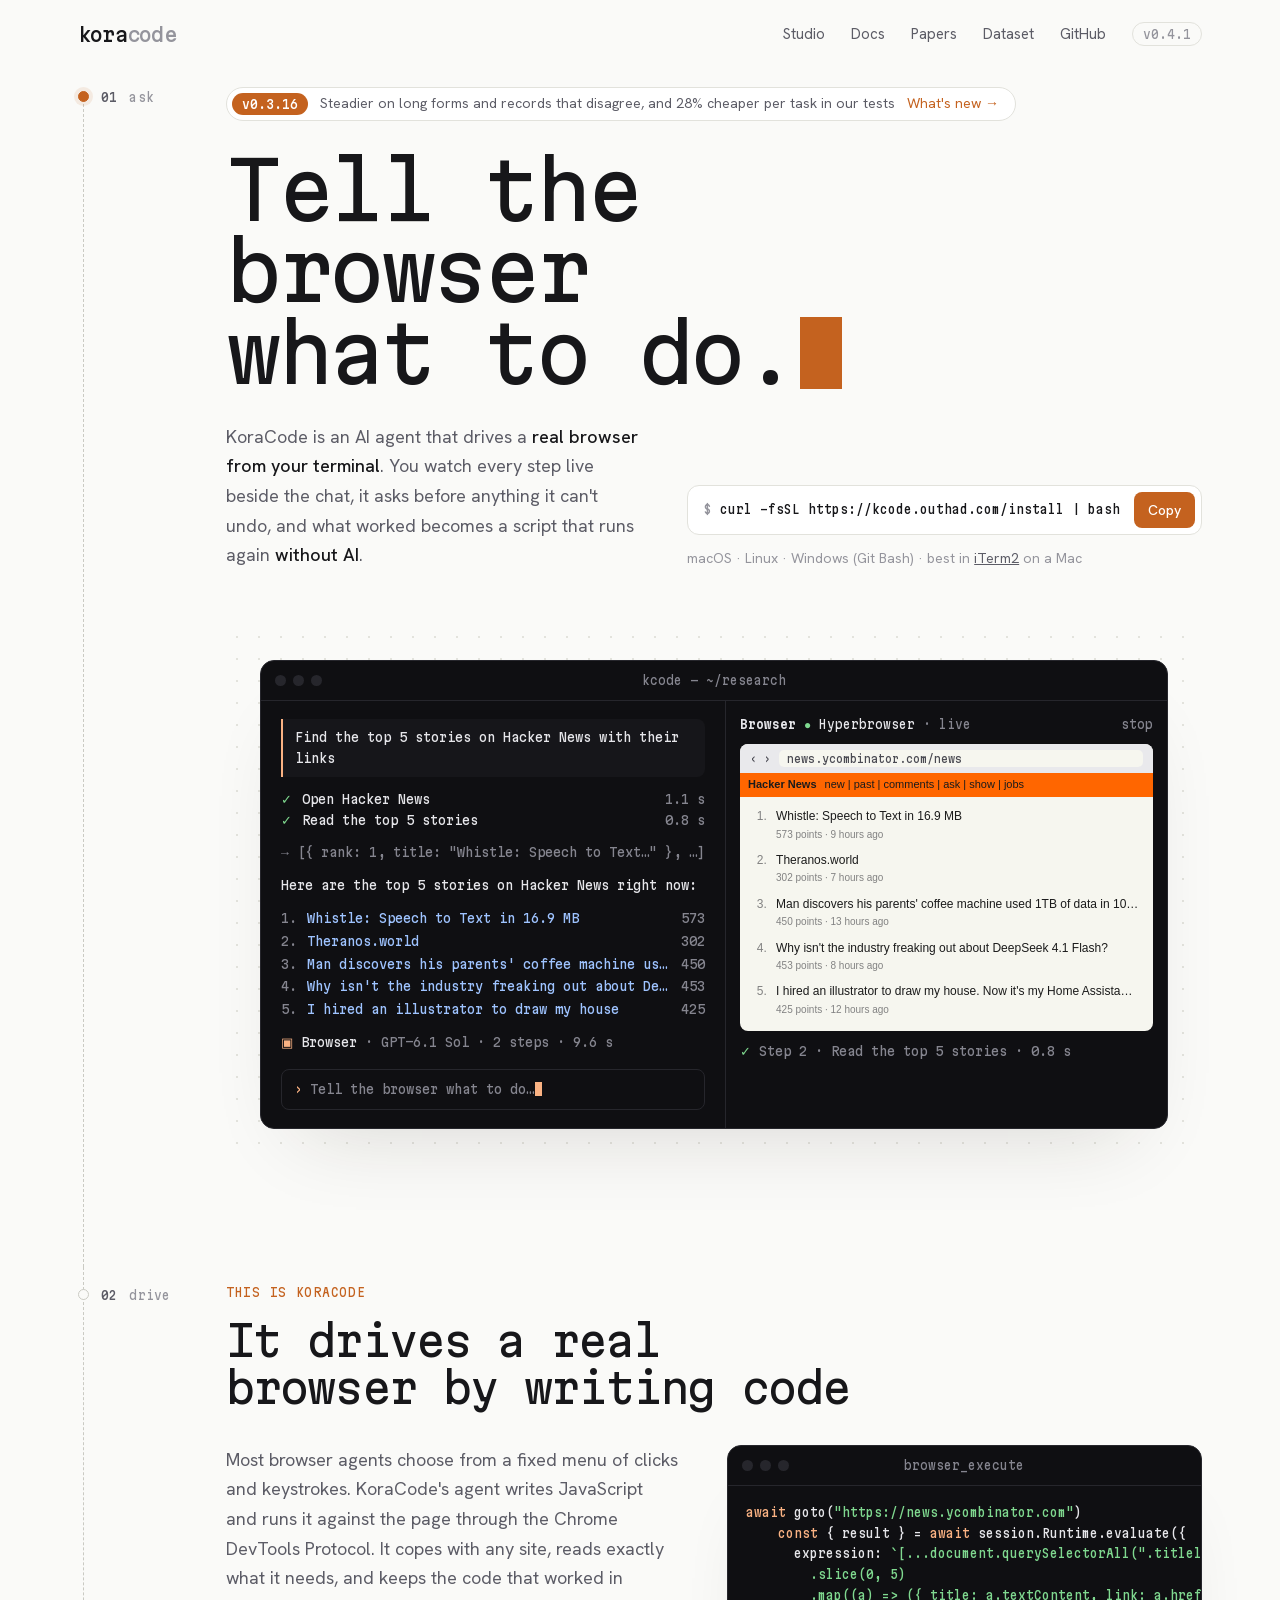
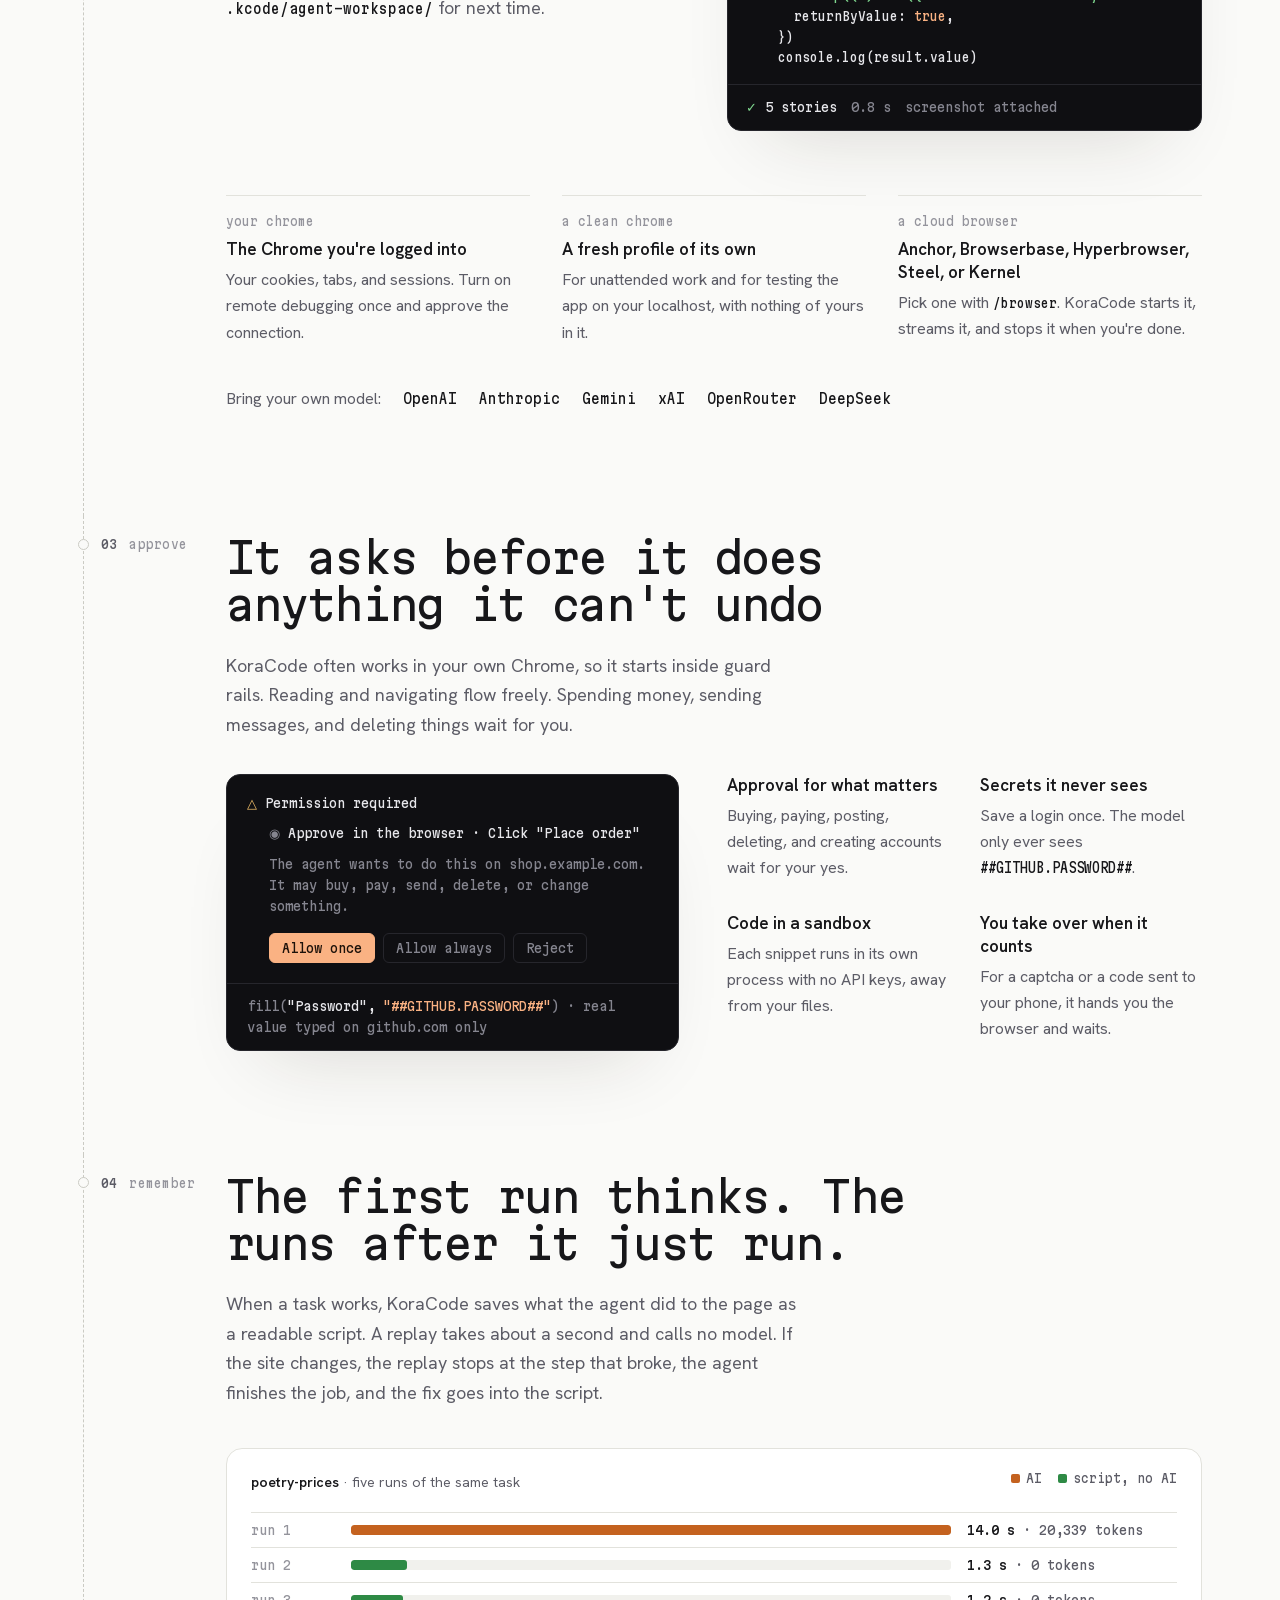
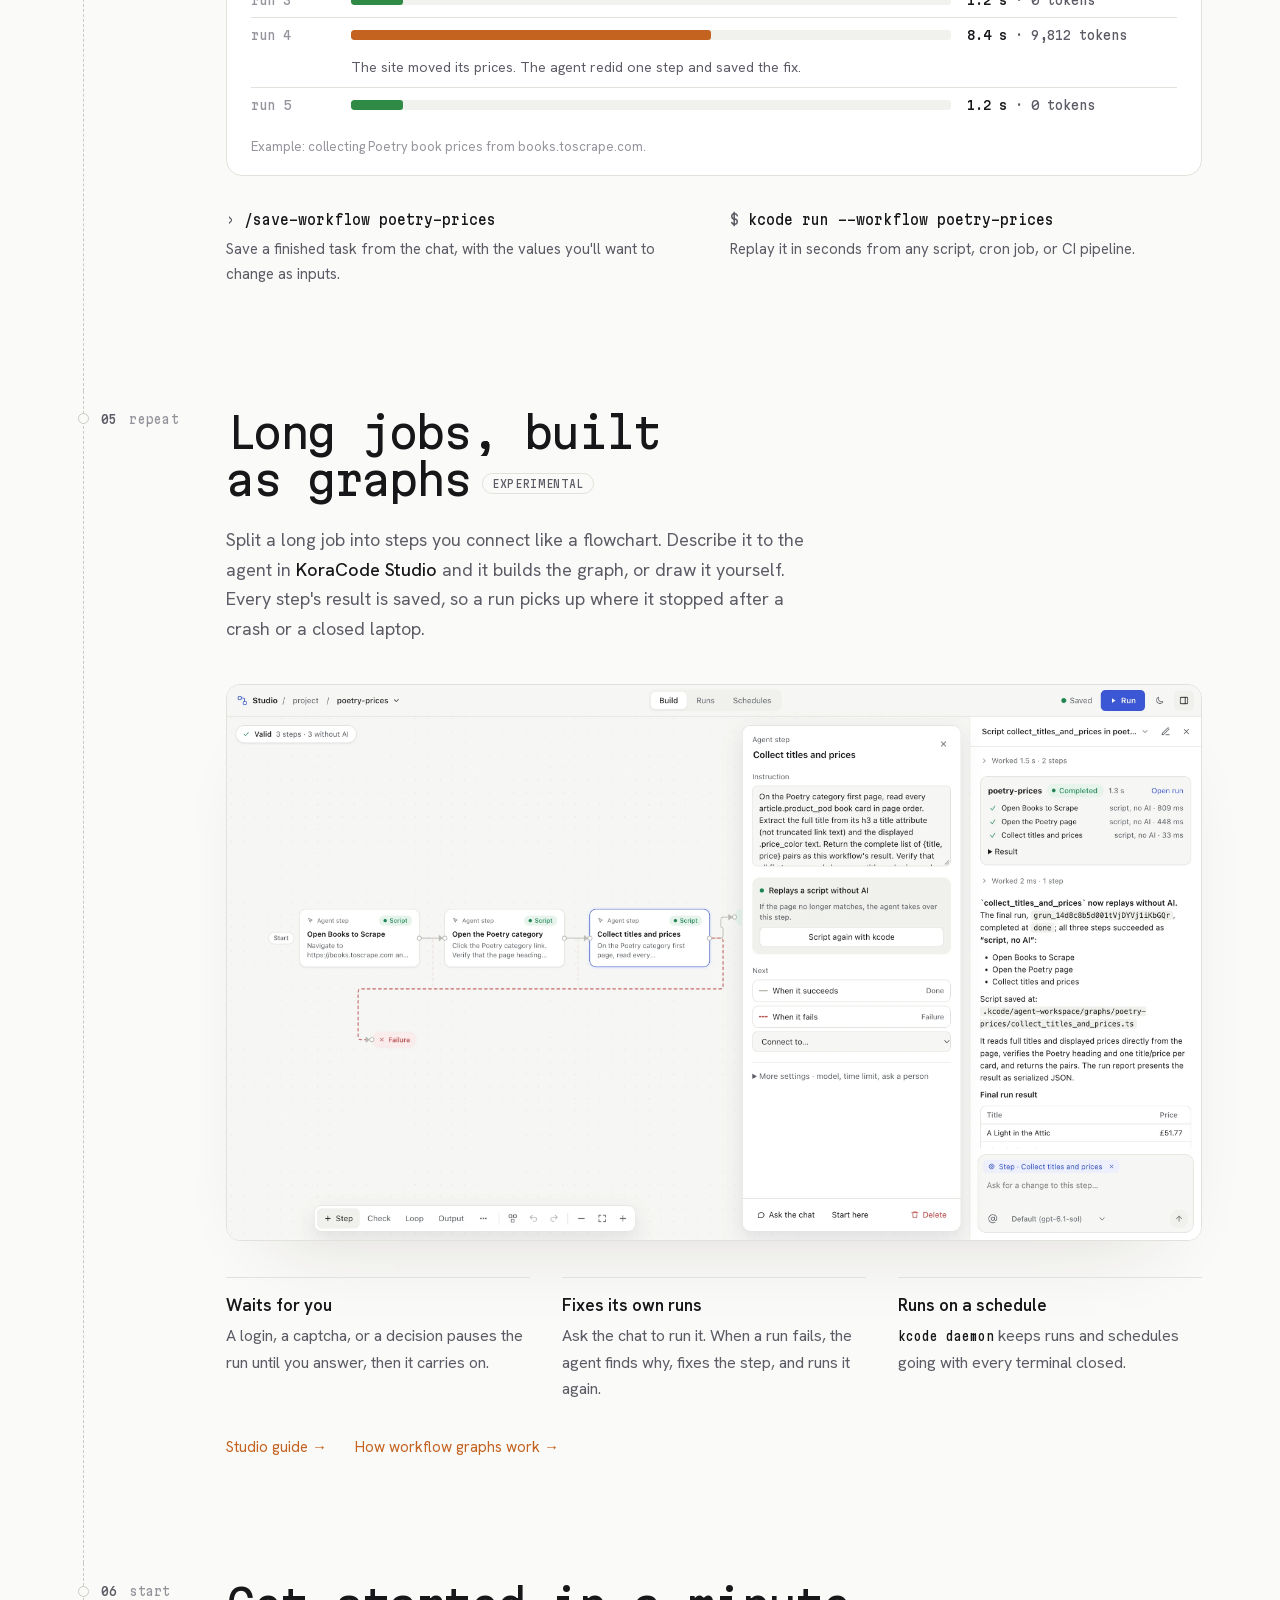
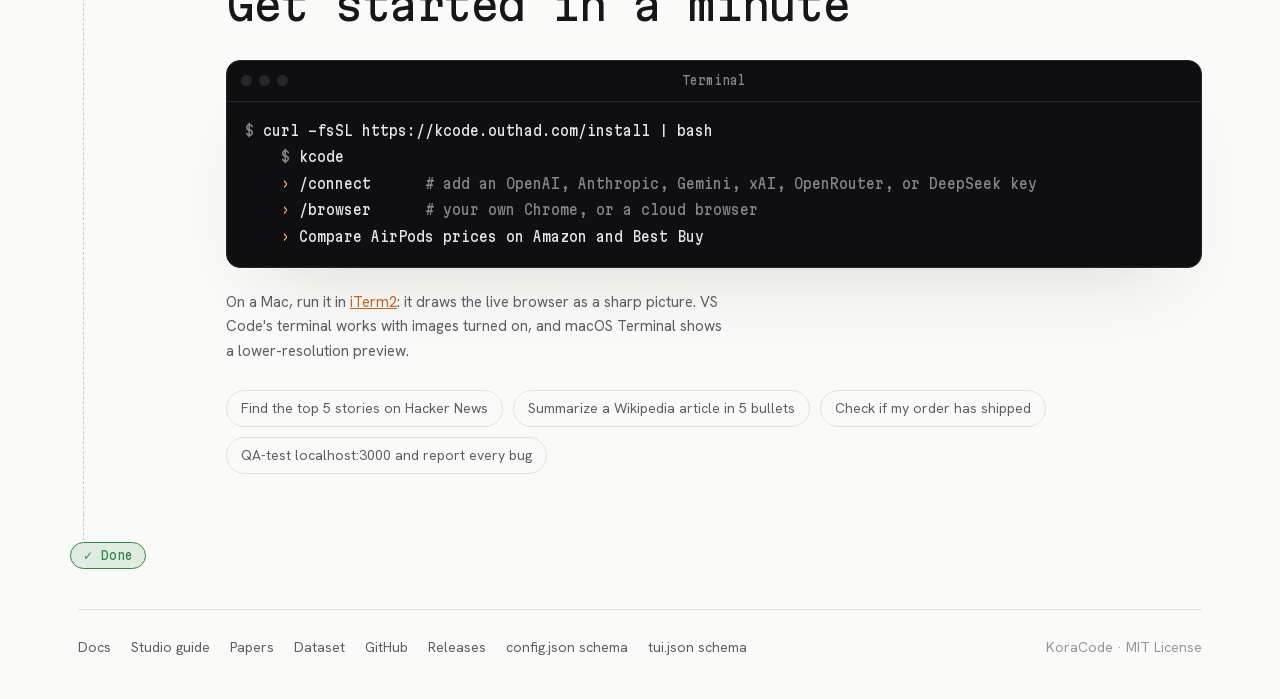
<file: index.html>
<!doctype html>
<html lang="en">
  <head>
    <meta charset="utf-8" />
    <meta name="viewport" content="width=device-width, initial-scale=1" />
    <title>KoraCode — tell the browser what to do</title>
    <meta
      name="description"
      content="KoraCode is an AI agent that drives a real browser from your terminal. Watch every step live, approve anything it can't undo, and replay what worked as a script without AI."
    />
    <meta property="og:type" content="website" />
    <meta property="og:url" content="https://kcode.outhad.com/" />
    <meta property="og:title" content="KoraCode — tell the browser what to do" />
    <meta
      property="og:description"
      content="A browser agent for the terminal. It drives a real browser while you watch, asks before anything it can't undo, and turns what worked into a script."
    />
    <meta name="twitter:card" content="summary" />
    <meta name="theme-color" content="#0c0c0e" />
    <link
      rel="icon"
      href="data:image/svg+xml,%3Csvg xmlns='http://www.w3.org/2000/svg' viewBox='0 0 32 32'%3E%3Crect width='32' height='32' rx='7' fill='%230c0c0e'/%3E%3Ctext x='16' y='23' font-family='monospace' font-size='20' font-weight='700' text-anchor='middle' fill='%23fab283'%3Ek%3C/text%3E%3C/svg%3E"
    />
    <link rel="preload" href="/fonts/martian-mono.woff2" as="font" type="font/woff2" crossorigin />
    <link rel="preload" href="/fonts/hanken-grotesk.woff2" as="font" type="font/woff2" crossorigin />
    <link rel="stylesheet" href="/site.css" />
    <script src="/site.js" defer></script>
    <style>
      /* The page is one task's life, hung on a dashed graph edge in the left gutter
         (ask → drive → approve → remember → repeat → start), ending at a Done node like a studio graph. */
      :root {
        --rail: 148px;
        /* The web page inside the terminal looks the same in either theme. */
        --web-bg: #f6f6ef;
        --web-bar: #ff6600;
        --web-text: #1b1b1b;
        --web-dim: #828282;
        --web-chrome: #e9e9ec;
        --web-chrome-text: #4a4a52;
        --web-read: rgba(255, 102, 0, 0.14);
        --web-read-edge: #ff6600;
      }
      p code,
      h3 code {
        font-size: 0.8em;
        font-stretch: 75%;
        color: var(--text);
      }

      /* The graph edge every section hangs on */
      .flow > section,
      .flow > .end {
        display: grid;
        grid-template-columns: var(--rail) minmax(0, 1fr);
      }
      .node {
        position: relative;
      }
      .node::before {
        content: "";
        position: absolute;
        left: 5px;
        top: 0;
        bottom: 0;
        border-left: 1px dashed var(--edge);
      }
      .flow > section:first-child .node::before {
        top: 30px;
      }
      .node-label {
        position: sticky;
        top: 28px;
        display: flex;
        align-items: center;
        gap: 12px;
        padding-top: 22px;
        font: 12px/1 var(--mono);
        font-stretch: 87.5%;
        color: var(--faint);
        letter-spacing: 0.02em;
      }
      .node-label i {
        position: relative;
        width: 11px;
        height: 11px;
        border-radius: 50%;
        border: 1.5px solid var(--edge);
        background: var(--bg);
        flex-shrink: 0;
      }
      .node-label b {
        font-weight: 500;
        color: var(--muted);
      }
      section.lit .node-label i {
        border-color: var(--accent);
        background: var(--accent);
        box-shadow: 0 0 0 4px var(--accent-soft);
      }
      .body {
        min-width: 0;
        padding-block: 18px 104px;
      }

      /* Type */
      h1,
      h2 {
        margin: 0;
      }
      h1 {
        font-size: clamp(40px, 6.4vw, 80px);
        line-height: 1.02;
        letter-spacing: -0.055em;
        max-width: 13ch;
      }
      .cursor {
        display: inline-block;
        width: 0.52em;
        height: 0.9em;
        margin-left: 0.08em;
        vertical-align: -0.06em;
        background: var(--accent);
        animation: blink 1.1s steps(1) infinite;
      }
      @keyframes blink {
        50% {
          opacity: 0;
        }
      }
      h2 {
        font-size: clamp(28px, 3.4vw, 42px);
        line-height: 1.12;
        letter-spacing: -0.045em;
        max-width: 24ch;
      }
      h3 {
        font: 600 17px/1.35 var(--sans);
        margin: 0 0 6px;
      }
      .eyebrow {
        margin: 0 0 18px;
        font: 12px var(--mono);
        font-stretch: 87.5%;
        letter-spacing: 0.06em;
        text-transform: uppercase;
        color: var(--accent);
      }
      .lead {
        color: var(--muted);
        max-width: 58ch;
        margin: 22px 0 0;
        font-size: 18px;
      }
      .lead strong {
        color: var(--text);
        font-weight: 500;
      }
      p {
        margin: 0;
      }
      .muted {
        color: var(--muted);
      }

      /* Hero */
      .news {
        display: flex;
        align-items: center;
        gap: 12px;
        width: fit-content;
        max-width: 100%;
        margin-bottom: 28px;
        padding: 5px 16px 5px 5px;
        border: 1px solid var(--line);
        border-radius: 999px;
        background: var(--surface);
        font-size: 14px;
        line-height: 1.4;
        color: var(--muted);
        text-decoration: none;
      }
      .news:hover {
        border-color: var(--edge);
        color: var(--text);
      }
      .news b {
        flex-shrink: 0;
        font: 500 12px var(--mono);
        font-stretch: 87.5%;
        color: var(--on-accent);
        background: var(--accent);
        border-radius: 999px;
        padding: 4px 10px;
      }
      .news i {
        flex-shrink: 0;
        font-style: normal;
        color: var(--accent);
      }
      .hero-row {
        display: grid;
        grid-template-columns: minmax(0, 0.9fr) minmax(0, 1.1fr);
        gap: 40px;
        align-items: end;
        margin-top: 6px;
      }
      .install {
        display: flex;
        flex-direction: column;
        gap: 12px;
      }
      .cmd {
        display: flex;
        align-items: center;
        gap: 12px;
        background: var(--surface);
        border: 1px solid var(--line);
        border-radius: 12px;
        padding: 6px 6px 6px 16px;
      }
      .cmd code {
        flex: 1;
        min-width: 0;
        overflow-x: auto;
        white-space: nowrap;
        font-size: 13px;
        font-stretch: 75%;
        color: var(--text);
        scrollbar-width: none;
      }
      .cmd code::before {
        content: "$ ";
        color: var(--faint);
      }
      .cmd button {
        font: 500 14px var(--sans);
        color: var(--on-accent);
        background: var(--accent);
        border: 0;
        border-radius: 8px;
        padding: 9px 14px;
        cursor: pointer;
      }
      .meta {
        font-size: 14px;
        color: var(--faint);
      }
      .meta a {
        color: var(--muted);
      }

      /* Terminal frames */
      .stage {
        position: relative;
        margin-top: 56px;
        padding: 34px;
        border-radius: 20px;
        background: radial-gradient(var(--dot) 1.2px, transparent 1.2px) 0 0 / 22px 22px;
      }
      .term {
        margin: 0;
        background: var(--term-bg);
        color: var(--term-text);
        border: 1px solid var(--term-line);
        border-radius: 14px;
        overflow: hidden;
        box-shadow: 0 40px 80px -40px var(--shadow);
        font: 13px/1.6 var(--mono);
        font-stretch: 87.5%;
      }
      .term-bar {
        display: grid;
        grid-template-columns: 1fr auto 1fr;
        align-items: center;
        padding: 10px 14px;
        border-bottom: 1px solid var(--term-line);
        color: var(--term-dim);
        font-size: 12px;
      }
      .lights {
        display: flex;
        gap: 7px;
      }
      .lights i {
        width: 11px;
        height: 11px;
        border-radius: 50%;
        background: var(--term-line);
      }
      .t-dim {
        color: var(--term-dim);
      }
      .t-ok {
        color: var(--term-ok);
      }
      .t-acc {
        color: var(--term-accent);
      }
      .t-link {
        color: var(--term-link);
      }
      .t-warn {
        color: var(--term-warn);
      }
      .tui {
        display: grid;
        grid-template-columns: minmax(0, 1.05fr) minmax(0, 1fr);
      }
      .chat {
        padding: 18px 20px;
        display: flex;
        flex-direction: column;
        gap: 12px;
        min-width: 0;
      }
      .you {
        background: var(--term-panel);
        border-left: 2px solid var(--term-accent);
        padding: 8px 12px;
        border-radius: 0 8px 8px 0;
      }
      .steps,
      .stories {
        list-style: none;
        margin: 0;
        padding: 0;
      }
      .steps li {
        display: flex;
        gap: 10px;
      }
      .steps .t-dim {
        margin-left: auto;
        white-space: nowrap;
      }
      .stories {
        counter-reset: n;
        display: flex;
        flex-direction: column;
        gap: 2px;
      }
      .stories li {
        counter-increment: n;
        display: flex;
        gap: 10px;
      }
      .stories li::before {
        content: counter(n) ".";
        color: var(--term-dim);
      }
      .stories .t-link {
        flex: 1;
        min-width: 0;
        white-space: nowrap;
        overflow: hidden;
        text-overflow: ellipsis;
      }
      .prompt {
        margin-top: 4px;
        border: 1px solid var(--term-line);
        border-radius: 8px;
        padding: 9px 12px;
      }
      .prompt .cursor {
        height: 1.1em;
        width: 0.55em;
        vertical-align: -0.2em;
        background: var(--term-accent);
      }
      .side {
        border-left: 1px solid var(--term-line);
        padding: 14px;
        display: flex;
        flex-direction: column;
        gap: 10px;
        min-width: 0;
      }
      .side-head {
        display: flex;
        justify-content: space-between;
        gap: 10px;
        font-size: 12px;
      }
      .live {
        animation: pulse 2s ease-in-out infinite;
      }
      @keyframes pulse {
        50% {
          opacity: 0.35;
        }
      }
      .web {
        border-radius: 8px;
        overflow: hidden;
        background: var(--web-bg);
        color: var(--web-text);
        font: 12px/1.45 Verdana, Geneva, sans-serif;
      }
      .web-url {
        display: flex;
        align-items: center;
        gap: 8px;
        background: var(--web-chrome);
        color: var(--web-chrome-text);
        padding: 6px 10px;
        font: 11px var(--mono);
        font-stretch: 87.5%;
      }
      .web-url span {
        flex: 1;
        background: var(--web-bg);
        border-radius: 5px;
        padding: 2px 8px;
      }
      .hn-bar {
        background: var(--web-bar);
        padding: 4px 8px;
        font-size: 11px;
      }
      .hn-bar b {
        margin-right: 8px;
      }
      .hn {
        margin: 0;
        padding: 8px 8px 10px 30px;
        display: flex;
        flex-direction: column;
        gap: 3px;
      }
      .hn li {
        color: var(--web-dim);
        padding: 3px 6px;
        border-radius: 4px;
        animation: read 7s ease-in-out infinite;
      }
      .hn li:nth-child(2) {
        animation-delay: 0.7s;
      }
      .hn li:nth-child(3) {
        animation-delay: 1.4s;
      }
      .hn li:nth-child(4) {
        animation-delay: 2.1s;
      }
      .hn li:nth-child(5) {
        animation-delay: 2.8s;
      }
      @keyframes read {
        0%,
        16%,
        100% {
          background: transparent;
          box-shadow: none;
        }
        4%,
        10% {
          background: var(--web-read);
          box-shadow: inset 2px 0 0 var(--web-read-edge);
        }
      }
      .hn b {
        display: block;
        color: var(--web-text);
        font-weight: 400;
        white-space: nowrap;
        overflow: hidden;
        text-overflow: ellipsis;
      }
      .hn small {
        font-size: 10px;
      }

      /* Drive */
      .split {
        display: grid;
        grid-template-columns: minmax(0, 1fr) minmax(0, 1.05fr);
        gap: 48px;
        align-items: start;
        margin-top: 34px;
      }
      .code-body {
        padding: 16px 18px;
        overflow-x: auto;
        white-space: pre;
      }
      .snippet .code-body {
        font-stretch: 75%;
      }
      .code-out {
        border-top: 1px solid var(--term-line);
        padding: 12px 18px;
        display: flex;
        flex-wrap: wrap;
        gap: 6px 14px;
      }
      .browsers {
        display: grid;
        grid-template-columns: repeat(3, minmax(0, 1fr));
        gap: 0 32px;
        margin-top: 64px;
      }
      .browsers div {
        border-top: 1px solid var(--line);
        padding-top: 18px;
      }
      .browsers .tag {
        display: block;
        margin-bottom: 10px;
        font: 12px var(--mono);
        font-stretch: 87.5%;
        color: var(--faint);
      }
      .browsers p {
        color: var(--muted);
        font-size: 16px;
      }
      .models {
        margin-top: 40px;
        display: flex;
        flex-wrap: wrap;
        align-items: baseline;
        gap: 8px 22px;
        color: var(--muted);
        font-size: 16px;
      }
      .models span {
        font: 14px var(--mono);
        font-stretch: 87.5%;
        color: var(--text);
      }

      /* Approve */
      .ask-box {
        padding: 18px 20px 20px;
        display: flex;
        flex-direction: column;
        gap: 10px;
      }
      .ask-box .indent {
        padding-left: 22px;
      }
      .choices {
        display: flex;
        flex-wrap: wrap;
        gap: 8px;
        padding-left: 22px;
        margin-top: 6px;
      }
      .choices span {
        border: 1px solid var(--term-line);
        border-radius: 6px;
        padding: 4px 12px;
        color: var(--term-dim);
      }
      .choices .on {
        background: var(--term-accent);
        border-color: var(--term-accent);
        color: var(--term-on-accent);
      }
      .secret {
        border-top: 1px solid var(--term-line);
        padding: 12px 20px;
      }
      .guards {
        display: grid;
        grid-template-columns: repeat(2, minmax(0, 1fr));
        gap: 30px 32px;
      }
      .guards p {
        color: var(--muted);
        font-size: 16px;
      }
      .guards code {
        font-size: 0.86em;
        color: var(--text);
      }

      /* Remember */
      .runs {
        margin-top: 40px;
        border: 1px solid var(--line);
        border-radius: 16px;
        background: var(--surface);
        padding: 22px 24px 18px;
      }
      .runs-head {
        display: flex;
        justify-content: space-between;
        flex-wrap: wrap;
        gap: 8px 20px;
        font-size: 14px;
        color: var(--muted);
        margin-bottom: 18px;
      }
      .runs-head b {
        color: var(--text);
        font-weight: 600;
      }
      .legend {
        display: flex;
        gap: 16px;
        font: 12px var(--mono);
        font-stretch: 87.5%;
      }
      .legend i {
        display: inline-block;
        width: 9px;
        height: 9px;
        border-radius: 2px;
        margin-right: 6px;
        vertical-align: 0;
      }
      .run {
        display: grid;
        grid-template-columns: 84px minmax(0, 1fr) 210px;
        gap: 16px;
        align-items: center;
        padding-block: 9px;
        border-top: 1px solid var(--line);
        font: 13px var(--mono);
        font-stretch: 87.5%;
        font-variant-numeric: tabular-nums;
      }
      .run .n {
        color: var(--faint);
      }
      .track {
        height: 10px;
        border-radius: 3px;
        background: var(--surface-2);
        overflow: hidden;
      }
      .bar {
        height: 100%;
        border-radius: 3px;
        background: var(--accent);
      }
      .bar.script {
        background: var(--ok);
      }
      .run .v {
        color: var(--muted);
      }
      .run .v b {
        color: var(--text);
        font-weight: 500;
      }
      .run-note {
        grid-column: 2 / 4;
        margin-top: -2px;
        color: var(--muted);
        font: 14px/1.5 var(--sans);
      }
      .runs-foot {
        margin-top: 14px;
        font-size: 13px;
        color: var(--faint);
      }
      .cmds {
        display: grid;
        grid-template-columns: repeat(2, minmax(0, 1fr));
        gap: 16px 32px;
        margin-top: 32px;
      }
      .cmds div {
        display: flex;
        flex-direction: column;
        gap: 6px;
        min-width: 0;
      }
      .cmds code {
        overflow-x: auto;
        white-space: nowrap;
        font-size: 14px;
        color: var(--text);
      }
      .cmds p {
        color: var(--muted);
        font-size: 15px;
      }

      /* Repeat */
      .chip {
        display: inline-block;
        margin-left: 12px;
        vertical-align: middle;
        font: 11px var(--mono);
        font-stretch: 87.5%;
        letter-spacing: 0.06em;
        text-transform: uppercase;
        color: var(--muted);
        border: 1px solid var(--line);
        border-radius: 999px;
        padding: 3px 9px;
      }
      .shot {
        margin: 40px 0 0;
      }
      .facts {
        display: grid;
        grid-template-columns: repeat(3, minmax(0, 1fr));
        gap: 0 32px;
        margin-top: 36px;
      }
      .facts div {
        border-top: 1px solid var(--line);
        padding-top: 16px;
      }
      .facts p {
        color: var(--muted);
        font-size: 16px;
      }
      .links {
        display: flex;
        flex-wrap: wrap;
        gap: 10px 28px;
        margin-top: 32px;
        font-size: 15px;
      }
      .links a {
        color: var(--accent);
        text-decoration: none;
      }
      .links a:hover {
        text-decoration: underline;
      }

      /* Start */
      .start-term .code-body {
        font-size: 14px;
        line-height: 1.9;
      }
      .note {
        margin-top: 22px;
        color: var(--muted);
        font-size: 15px;
        max-width: 62ch;
      }
      .note a {
        color: var(--accent);
      }
      .tries {
        display: flex;
        flex-wrap: wrap;
        gap: 10px;
        margin-top: 26px;
      }
      .tries span {
        border: 1px solid var(--line);
        border-radius: 999px;
        padding: 6px 14px;
        font-size: 14px;
        color: var(--muted);
      }
      .end .node {
        padding-block: 26px 40px;
      }
      .end .node::before {
        bottom: auto;
        height: 26px;
      }
      .done {
        display: inline-flex;
        align-items: center;
        gap: 8px;
        margin-left: -8px;
        font: 12px var(--mono);
        font-stretch: 87.5%;
        color: var(--ok);
        background: var(--ok-soft);
        border: 1px solid var(--ok);
        border-radius: 999px;
        padding: 5px 12px;
      }

      @media (max-width: 960px) {
        .flow > section,
        .flow > .end {
          grid-template-columns: minmax(0, 1fr);
        }
        .end .node {
          padding-block: 0 32px;
        }
        .node::before {
          display: none;
        }
        .node-label {
          position: static;
          padding-top: 0;
        }
        .body {
          padding-block: 18px 80px;
        }
        .hero-row,
        .split,
        .tui {
          grid-template-columns: minmax(0, 1fr);
        }
        .side {
          border-left: 0;
          border-top: 1px solid var(--term-line);
        }
        .stage {
          padding: 16px;
          margin-inline: -12px;
        }
        .done {
          margin-left: 0;
        }
      }
      @media (max-width: 640px) {
        .news {
          border-radius: 14px;
          padding-right: 12px;
        }
        .news i {
          display: none;
        }
        .browsers,
        .guards,
        .facts,
        .cmds {
          grid-template-columns: minmax(0, 1fr);
          gap: 24px;
        }
        .run {
          grid-template-columns: 58px minmax(0, 1fr);
          gap: 6px 12px;
        }
        .run .v,
        .run-note {
          grid-column: 2;
        }
        .stage {
          padding: 10px;
          margin-inline: -6px;
        }
      }

      .lead.flush {
        margin-top: 0;
      }
      .body.last {
        padding-bottom: 40px;
      }
      .start-term {
        margin-top: 32px;
      }
      .legend .sw-ai {
        background: var(--accent);
      }
      .legend .sw-script {
        background: var(--ok);
      }
    </style>
  </head>
  <body>
    <div class="wrap">
      <header class="top">
        <a class="brand" href="/">kora<span>code</span></a>
        <nav>
          <a href="/docs/studio/">Studio</a>
          <a href="/docs/">Docs</a>
          <a href="/papers/">Papers</a>
          <a href="/dataset/">Dataset</a>
          <a class="keep" href="https://github.com/tanzil7890/kcode-releases">GitHub</a>
          <a class="ver keep" data-version href="https://github.com/tanzil7890/kcode-releases/releases/latest">v0.4.1</a>
        </nav>
      </header>

      <main class="flow">
        <section class="lit" id="ask">
          <div class="node"><div class="node-label"><i></i><b>01</b> ask</div></div>
          <div class="body">
            <a class="news" href="https://github.com/tanzil7890/kcode-releases/releases/tag/v0.3.16">
              <b>v0.3.16</b>
              <span>Steadier on long forms and records that disagree, and 28% cheaper per task in our tests</span>
              <i>What's new →</i>
            </a>
            <h1>Tell the browser what to do.<span class="cursor" aria-hidden="true"></span></h1>
            <div class="hero-row">
              <p class="lead">
                KoraCode is an AI agent that drives a <strong>real browser from your terminal</strong>. You watch every step
                live beside the chat, it asks before anything it can't undo, and what worked becomes a script that runs again
                <strong>without AI</strong>.
              </p>
              <div class="install">
                <div class="cmd">
                  <code id="cmd">curl -fsSL https://kcode.outhad.com/install | bash</code>
                  <button id="copy" type="button">Copy</button>
                </div>
                <p class="meta">macOS · Linux · Windows (Git Bash) · best in <a href="#start">iTerm2</a> on a Mac</p>
              </div>
            </div>

            <div class="stage">
              <figure
                class="term"
                aria-label="A KoraCode session: the agent reads the top Hacker News stories while the page it drives shows live beside the chat"
              >
                <div class="term-bar">
                  <span class="lights"><i></i><i></i><i></i></span>
                  <span>kcode — ~/research</span>
                  <span></span>
                </div>
                <div class="tui">
                  <div class="chat">
                    <p class="you">Find the top 5 stories on Hacker News with their links</p>
                    <ul class="steps">
                      <li><span class="t-ok">✓</span> Open Hacker News <span class="t-dim">1.1 s</span></li>
                      <li><span class="t-ok">✓</span> Read the top 5 stories <span class="t-dim">0.8 s</span></li>
                    </ul>
                    <p class="t-dim">→ [{ rank: 1, title: "Whistle: Speech to Text…" }, …]</p>
                    <p>Here are the top 5 stories on Hacker News right now:</p>
                    <ol class="stories">
                      <li><span class="t-link">Whistle: Speech to Text in 16.9 MB</span><span class="t-dim">573</span></li>
                      <li><span class="t-link">Theranos.world</span><span class="t-dim">302</span></li>
                      <li>
                        <span class="t-link">Man discovers his parents' coffee machine used 1TB of data</span
                        ><span class="t-dim">450</span>
                      </li>
                      <li>
                        <span class="t-link">Why isn't the industry freaking out about DeepSeek 4.1 Flash?</span
                        ><span class="t-dim">453</span>
                      </li>
                      <li>
                        <span class="t-link">I hired an illustrator to draw my house</span><span class="t-dim">425</span>
                      </li>
                    </ol>
                    <p><span class="t-acc">▣</span> Browser <span class="t-dim">· GPT-6.1 Sol · 2 steps · 9.6 s</span></p>
                    <p class="prompt">
                      <span class="t-acc">›</span> <span class="t-dim">Tell the browser what to do…</span
                      ><span class="cursor" aria-hidden="true"></span>
                    </p>
                  </div>
                  <div class="side">
                    <div class="side-head">
                      <span><b>Browser</b> <span class="t-ok live">●</span> Hyperbrowser <span class="t-dim">· live</span></span>
                      <span class="t-dim">stop</span>
                    </div>
                    <div class="web" aria-hidden="true">
                      <div class="web-url">‹ › <span>news.ycombinator.com/news</span></div>
                      <div class="hn-bar"><b>Hacker News</b>new | past | comments | ask | show | jobs</div>
                      <ol class="hn">
                        <li><b>Whistle: Speech to Text in 16.9 MB</b><small>573 points · 9 hours ago</small></li>
                        <li><b>Theranos.world</b><small>302 points · 7 hours ago</small></li>
                        <li>
                          <b>Man discovers his parents' coffee machine used 1TB of data in 10 days</b
                          ><small>450 points · 13 hours ago</small>
                        </li>
                        <li>
                          <b>Why isn't the industry freaking out about DeepSeek 4.1 Flash?</b
                          ><small>453 points · 8 hours ago</small>
                        </li>
                        <li>
                          <b>I hired an illustrator to draw my house. Now it's my Home Assistant dashboard</b
                          ><small>425 points · 12 hours ago</small>
                        </li>
                      </ol>
                    </div>
                    <p class="t-dim"><span class="t-ok">✓</span> Step 2 · Read the top 5 stories · 0.8 s</p>
                  </div>
                </div>
              </figure>
            </div>
          </div>
        </section>

        <section id="drive">
          <div class="node"><div class="node-label"><i></i><b>02</b> drive</div></div>
          <div class="body">
            <p class="eyebrow">This is KoraCode</p>
            <h2>It drives a real browser by writing code</h2>
            <div class="split">
              <div>
                <p class="lead flush">
                  Most browser agents choose from a fixed menu of clicks and keystrokes. KoraCode's agent writes JavaScript
                  and runs it against the page through the Chrome DevTools Protocol. It copes with any site, reads exactly
                  what it needs, and keeps the code that worked in <code>.kcode/agent-workspace/</code> for next time.
                </p>
              </div>
              <figure class="term snippet" aria-label="A snippet the agent wrote and what it returned">
                <div class="term-bar">
                  <span class="lights"><i></i><i></i><i></i></span>
                  <span>browser_execute</span>
                  <span></span>
                </div>
                <div class="code-body"><span class="t-acc">await</span> goto(<span class="t-ok">"https://news.ycombinator.com"</span>)
    <span class="t-acc">const</span> { result } = <span class="t-acc">await</span> session.Runtime.evaluate({
      expression: <span class="t-ok">`[...document.querySelectorAll(".titleline a")]
        .slice(0, 5)
        .map((a) => ({ title: a.textContent, link: a.href }))`</span>,
      returnByValue: <span class="t-acc">true</span>,
    })
    console.log(result.value)</div>
                <div class="code-out">
                  <span><span class="t-ok">✓</span> 5 stories</span><span class="t-dim">0.8 s</span
                  ><span class="t-dim">screenshot attached</span>
                </div>
              </figure>
            </div>

            <div class="browsers">
              <div>
                <span class="tag">your chrome</span>
                <h3>The Chrome you're logged into</h3>
                <p>Your cookies, tabs, and sessions. Turn on remote debugging once and approve the connection.</p>
              </div>
              <div>
                <span class="tag">a clean chrome</span>
                <h3>A fresh profile of its own</h3>
                <p>For unattended work and for testing the app on your localhost, with nothing of yours in it.</p>
              </div>
              <div>
                <span class="tag">a cloud browser</span>
                <h3>Anchor, Browserbase, Hyperbrowser, Steel, or Kernel</h3>
                <p>Pick one with <code>/browser</code>. KoraCode starts it, streams it, and stops it when you're done.</p>
              </div>
            </div>
            <p class="models">
              Bring your own model:
              <span>OpenAI</span><span>Anthropic</span><span>Gemini</span><span>xAI</span><span>OpenRouter</span
              ><span>DeepSeek</span>
            </p>
          </div>
        </section>

        <section id="approve">
          <div class="node"><div class="node-label"><i></i><b>03</b> approve</div></div>
          <div class="body">
            <h2>It asks before it does anything it can't undo</h2>
            <p class="lead">
              KoraCode often works in your own Chrome, so it starts inside guard rails. Reading and navigating flow freely.
              Spending money, sending messages, and deleting things wait for you.
            </p>
            <div class="split">
              <figure class="term" aria-label="The approval prompt KoraCode shows before placing an order">
                <div class="ask-box">
                  <p><span class="t-warn">△</span> Permission required</p>
                  <p class="indent"><span class="t-dim">◉</span> Approve in the browser · Click "Place order"</p>
                  <p class="indent t-dim">
                    The agent wants to do this on shop.example.com. It may buy, pay, send, delete, or change something.
                  </p>
                  <div class="choices"><span class="on">Allow once</span><span>Allow always</span><span>Reject</span></div>
                </div>
                <div class="secret">
                  <span class="t-dim">fill(</span>"Password", <span class="t-acc">"##GITHUB.PASSWORD##"</span
                  ><span class="t-dim">)</span>
                  <span class="t-dim">· real value typed on github.com only</span>
                </div>
              </figure>
              <div class="guards">
                <div>
                  <h3>Approval for what matters</h3>
                  <p>Buying, paying, posting, deleting, and creating accounts wait for your yes.</p>
                </div>
                <div>
                  <h3>Secrets it never sees</h3>
                  <p>Save a login once. The model only ever sees <code>##GITHUB.PASSWORD##</code>.</p>
                </div>
                <div>
                  <h3>Code in a sandbox</h3>
                  <p>Each snippet runs in its own process with no API keys, away from your files.</p>
                </div>
                <div>
                  <h3>You take over when it counts</h3>
                  <p>For a captcha or a code sent to your phone, it hands you the browser and waits.</p>
                </div>
              </div>
            </div>
          </div>
        </section>

        <section id="remember">
          <div class="node"><div class="node-label"><i></i><b>04</b> remember</div></div>
          <div class="body">
            <h2>The first run thinks. The runs after it just run.</h2>
            <p class="lead">
              When a task works, KoraCode saves what the agent did to the page as a readable script. A replay takes about a
              second and calls no model. If the site changes, the replay stops at the step that broke, the agent finishes the
              job, and the fix goes into the script.
            </p>
            <div class="runs" role="figure" aria-label="Five runs of one task: the first with AI takes 14 seconds, scripted runs take about a second">
              <div class="runs-head">
                <span><b>poetry-prices</b> · five runs of the same task</span>
                <span class="legend"
                  ><span><i class="sw-ai"></i>AI</span
                  ><span><i class="sw-script"></i>script, no AI</span></span
                >
              </div>
              <div class="run">
                <span class="n">run 1</span>
                <div class="track"><div class="bar" style="width: 100%"></div></div>
                <span class="v"><b>14.0 s</b> · 20,339 tokens</span>
              </div>
              <div class="run">
                <span class="n">run 2</span>
                <div class="track"><div class="bar script" style="width: 9.3%"></div></div>
                <span class="v"><b>1.3 s</b> · 0 tokens</span>
              </div>
              <div class="run">
                <span class="n">run 3</span>
                <div class="track"><div class="bar script" style="width: 8.6%"></div></div>
                <span class="v"><b>1.2 s</b> · 0 tokens</span>
              </div>
              <div class="run">
                <span class="n">run 4</span>
                <div class="track"><div class="bar" style="width: 60%"></div></div>
                <span class="v"><b>8.4 s</b> · 9,812 tokens</span>
                <p class="run-note">The site moved its prices. The agent redid one step and saved the fix.</p>
              </div>
              <div class="run">
                <span class="n">run 5</span>
                <div class="track"><div class="bar script" style="width: 8.6%"></div></div>
                <span class="v"><b>1.2 s</b> · 0 tokens</span>
              </div>
              <p class="runs-foot">Example: collecting Poetry book prices from books.toscrape.com.</p>
            </div>
            <div class="cmds">
              <div>
                <code><span class="muted">›</span> /save-workflow poetry-prices</code>
                <p>Save a finished task from the chat, with the values you'll want to change as inputs.</p>
              </div>
              <div>
                <code><span class="muted">$</span> kcode run --workflow poetry-prices</code>
                <p>Replay it in seconds from any script, cron job, or CI pipeline.</p>
              </div>
            </div>
          </div>
        </section>

        <section id="repeat">
          <div class="node"><div class="node-label"><i></i><b>05</b> repeat</div></div>
          <div class="body">
            <h2>Long jobs, built as graphs<span class="chip">experimental</span></h2>
            <p class="lead">
              Split a long job into steps you connect like a flowchart. Describe it to the agent in
              <strong>KoraCode Studio</strong> and it builds the graph, or draw it yourself. Every step's result is saved, so
              a run picks up where it stopped after a crash or a closed laptop.
            </p>
            <figure class="shot">
              <picture>
                <source srcset="/img/studio/build-light.webp" media="(prefers-color-scheme: light)" />
                <img
                  src="/img/studio/build-dark.webp"
                  width="1600"
                  height="913"
                  loading="lazy"
                  alt="KoraCode Studio: a graph of browser steps on a canvas, the selected step in a panel, and the chat that scripted it"
                />
              </picture>
            </figure>
            <div class="facts">
              <div>
                <h3>Waits for you</h3>
                <p>A login, a captcha, or a decision pauses the run until you answer, then it carries on.</p>
              </div>
              <div>
                <h3>Fixes its own runs</h3>
                <p>Ask the chat to run it. When a run fails, the agent finds why, fixes the step, and runs it again.</p>
              </div>
              <div>
                <h3>Runs on a schedule</h3>
                <p><code>kcode daemon</code> keeps runs and schedules going with every terminal closed.</p>
              </div>
            </div>
            <p class="links">
              <a href="/docs/studio/">Studio guide →</a><a href="/docs/#workflow-graphs">How workflow graphs work →</a>
            </p>
          </div>
        </section>

        <section id="start">
          <div class="node"><div class="node-label"><i></i><b>06</b> start</div></div>
          <div class="body last">
            <h2>Get started in a minute</h2>
            <figure class="term start-term" aria-label="Four commands to start">
              <div class="term-bar">
                <span class="lights"><i></i><i></i><i></i></span>
                <span>Terminal</span>
                <span></span>
              </div>
              <div class="code-body"><span class="t-dim">$</span> curl -fsSL https://kcode.outhad.com/install | bash
    <span class="t-dim">$</span> kcode
    <span class="t-acc">›</span> /connect      <span class="t-dim"># add an OpenAI, Anthropic, Gemini, xAI, OpenRouter, or DeepSeek key</span>
    <span class="t-acc">›</span> /browser      <span class="t-dim"># your own Chrome, or a cloud browser</span>
    <span class="t-acc">›</span> Compare AirPods prices on Amazon and Best Buy</div>
            </figure>
            <p class="note">
              On a Mac, run it in <a href="https://iterm2.com/downloads.html">iTerm2</a>: it draws the live browser as a sharp
              picture. VS Code's terminal works with images turned on, and macOS Terminal shows a lower-resolution preview.
            </p>
            <div class="tries">
              <span>Find the top 5 stories on Hacker News</span>
              <span>Summarize a Wikipedia article in 5 bullets</span>
              <span>Check if my order has shipped</span>
              <span>QA-test localhost:3000 and report every bug</span>
            </div>
          </div>
        </section>

        <div class="end">
          <div class="node"><span class="done">✓ Done</span></div>
        </div>
      </main>

      <footer>
        <nav>
          <a href="/docs/">Docs</a>
          <a href="/docs/studio/">Studio guide</a>
          <a href="/papers/">Papers</a>
          <a href="/dataset/">Dataset</a>
          <a href="https://github.com/tanzil7890/kcode-releases">GitHub</a>
          <a href="https://github.com/tanzil7890/kcode-releases/releases">Releases</a>
          <a href="/config.json">config.json schema</a>
          <a href="/tui.json">tui.json schema</a>
        </nav>
        <span>KoraCode · MIT License</span>
      </footer>
    </div>

    <script>
      const copy = document.getElementById("copy")
      copy.addEventListener("click", () => {
        navigator.clipboard
          .writeText(document.getElementById("cmd").textContent)
          .then(() => {
            copy.textContent = "Copied"
            setTimeout(() => (copy.textContent = "Copy"), 1500)
          })
          .catch(() => getSelection().selectAllChildren(document.getElementById("cmd")))
      })
    </script>
  </body>
</html>
</file>
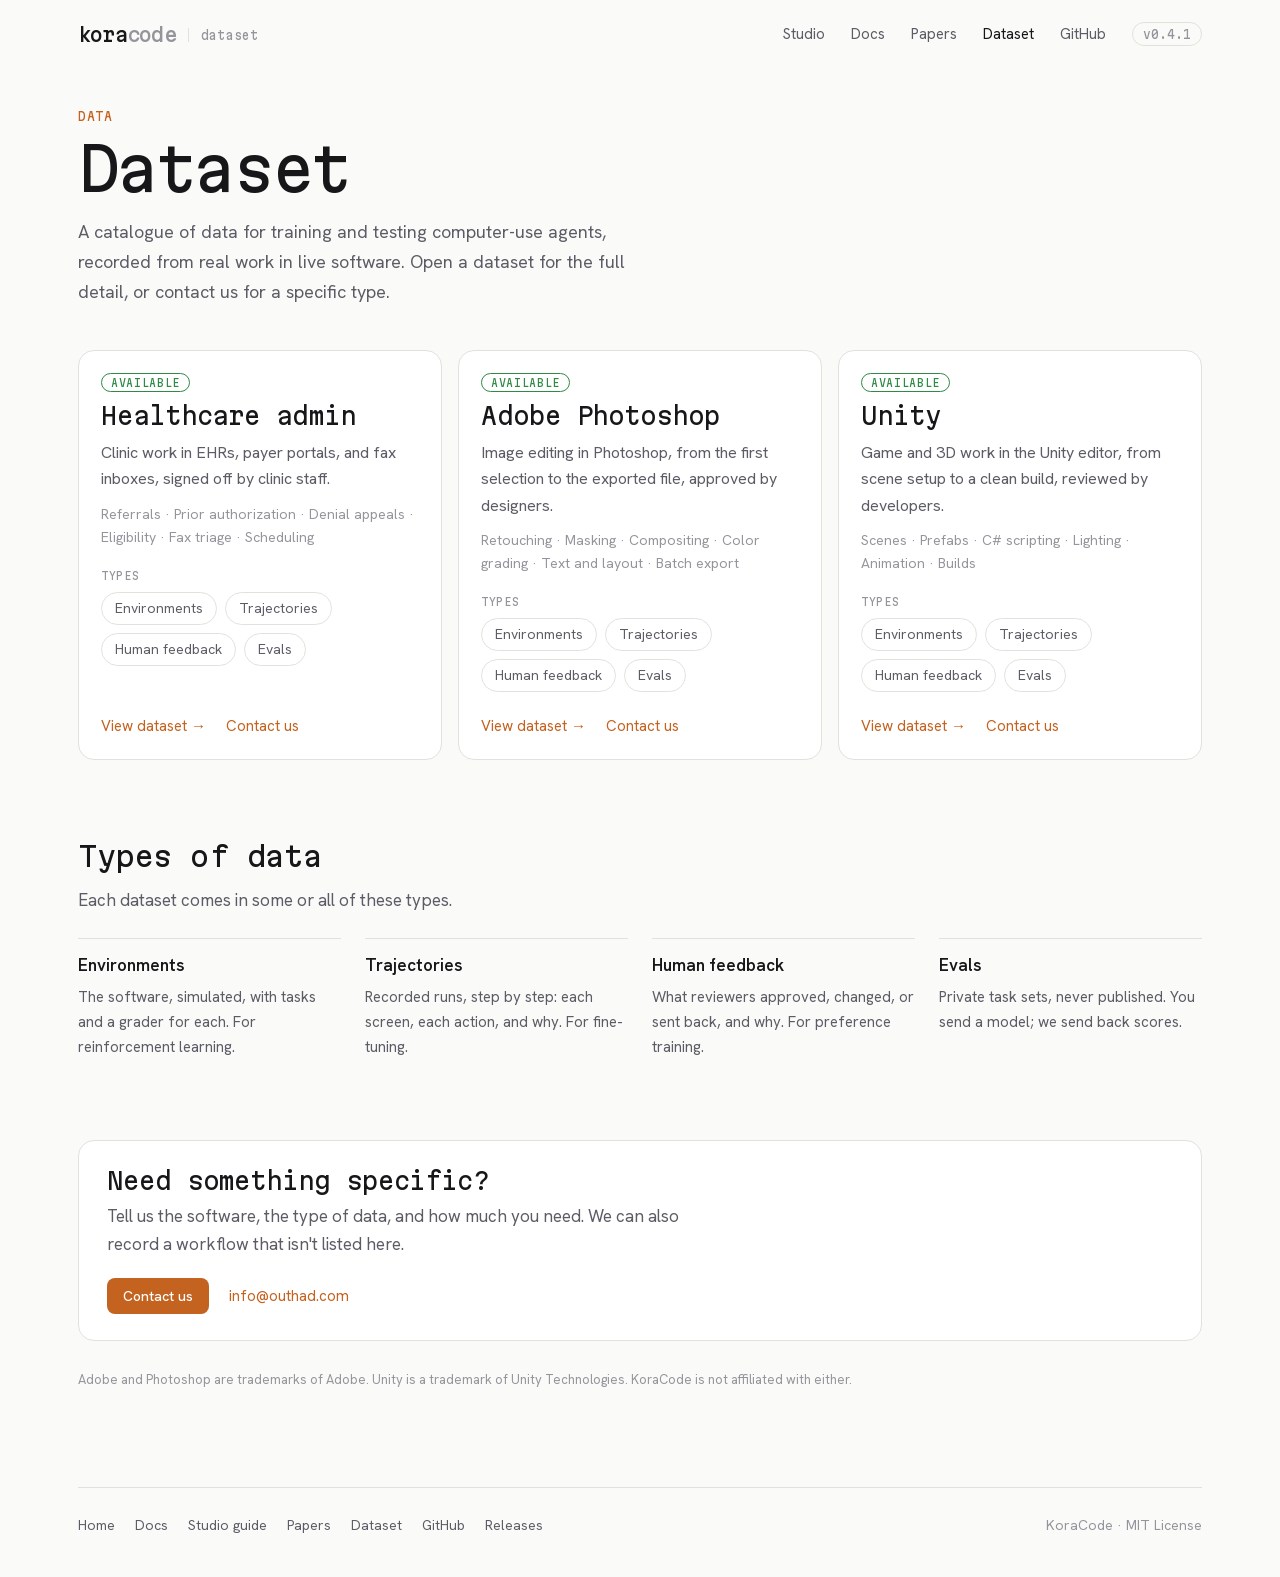
<file: dataset/index.html>
<!doctype html>
<html lang="en">
  <head>
    <meta charset="utf-8" />
    <meta name="viewport" content="width=device-width, initial-scale=1" />
    <title>KoraCode Dataset</title>
    <meta
      name="description"
      content="A catalogue of data for training and testing computer-use agents: healthcare admin, Adobe Photoshop, and Unity, each with environments, trajectories, human feedback, and evals."
    />
    <meta property="og:type" content="website" />
    <meta property="og:url" content="https://kcode.outhad.com/dataset/" />
    <meta property="og:title" content="KoraCode Dataset" />
    <meta
      property="og:description"
      content="Data for computer-use agents, recorded from real work in healthcare admin, Adobe Photoshop, and Unity."
    />
    <meta name="theme-color" content="#0c0c0e" />
    <link
      rel="icon"
      href="data:image/svg+xml,%3Csvg xmlns='http://www.w3.org/2000/svg' viewBox='0 0 32 32'%3E%3Crect width='32' height='32' rx='7' fill='%230c0c0e'/%3E%3Ctext x='16' y='23' font-family='monospace' font-size='20' font-weight='700' text-anchor='middle' fill='%23fab283'%3Ek%3C/text%3E%3C/svg%3E"
    />
    <link rel="preload" href="/fonts/martian-mono.woff2" as="font" type="font/woff2" crossorigin />
    <link rel="preload" href="/fonts/hanken-grotesk.woff2" as="font" type="font/woff2" crossorigin />
    <link rel="stylesheet" href="/site.css" />
    <link rel="stylesheet" href="/dataset/dataset.css" />
    <script src="/site.js" defer></script>
  </head>
  <body>
    <div class="wrap">
      <header class="top">
        <a class="brand" href="/">kora<span>code</span><em>dataset</em></a>
        <nav>
          <a href="/docs/studio/">Studio</a>
          <a href="/docs/">Docs</a>
          <a href="/papers/">Papers</a>
          <a class="keep" href="/dataset/" aria-current="page">Dataset</a>
          <a href="https://github.com/tanzil7890/kcode-releases">GitHub</a>
          <a class="ver keep" data-version href="https://github.com/tanzil7890/kcode-releases/releases/latest">v0.4.1</a>
        </nav>
      </header>

      <main class="page wide">
        <p class="eyebrow">Data</p>
        <h1>Dataset</h1>
        <p class="lead">
          A catalogue of data for training and testing computer-use agents, recorded from real work in live software.
          Open a dataset for the full detail, or contact us for a specific type.
        </p>

        <ul class="catalogue">
          <li>
            <article class="card">
              <div class="title-row">
                <h2><a href="/dataset/healthcare-admin/">Healthcare admin</a></h2>
                <span class="pill">Available</span>
              </div>
              <p>Clinic work in EHRs, payer portals, and fax inboxes, signed off by clinic staff.</p>
              <p class="covers">Referrals · Prior authorization · Denial appeals · Eligibility · Fax triage · Scheduling</p>
              <p class="label">Types</p>
              <ul class="chips">
                <li>Environments</li>
                <li>Trajectories</li>
                <li>Human feedback</li>
                <li>Evals</li>
              </ul>
              <div class="actions">
                <a class="link" href="/dataset/healthcare-admin/">View dataset →</a>
                <a class="link" href="mailto:info@outhad.com?subject=Healthcare%20admin%20dataset">Contact us</a>
              </div>
            </article>
          </li>
          <li>
            <article class="card">
              <div class="title-row">
                <h2><a href="/dataset/photoshop/">Adobe Photoshop</a></h2>
                <span class="pill">Available</span>
              </div>
              <p>Image editing in Photoshop, from the first selection to the exported file, approved by designers.</p>
              <p class="covers">Retouching · Masking · Compositing · Color grading · Text and layout · Batch export</p>
              <p class="label">Types</p>
              <ul class="chips">
                <li>Environments</li>
                <li>Trajectories</li>
                <li>Human feedback</li>
                <li>Evals</li>
              </ul>
              <div class="actions">
                <a class="link" href="/dataset/photoshop/">View dataset →</a>
                <a class="link" href="mailto:info@outhad.com?subject=Adobe%20Photoshop%20dataset">Contact us</a>
              </div>
            </article>
          </li>
          <li>
            <article class="card">
              <div class="title-row">
                <h2><a href="/dataset/unity/">Unity</a></h2>
                <span class="pill">Available</span>
              </div>
              <p>Game and 3D work in the Unity editor, from scene setup to a clean build, reviewed by developers.</p>
              <p class="covers">Scenes · Prefabs · C# scripting · Lighting · Animation · Builds</p>
              <p class="label">Types</p>
              <ul class="chips">
                <li>Environments</li>
                <li>Trajectories</li>
                <li>Human feedback</li>
                <li>Evals</li>
              </ul>
              <div class="actions">
                <a class="link" href="/dataset/unity/">View dataset →</a>
                <a class="link" href="mailto:info@outhad.com?subject=Unity%20dataset">Contact us</a>
              </div>
            </article>
          </li>
        </ul>

        <section class="block" aria-labelledby="types-title">
          <h2 id="types-title">Types of data</h2>
          <p class="intro">Each dataset comes in some or all of these types.</p>
          <dl class="legend">
            <div>
              <dt>Environments</dt>
              <dd>The software, simulated, with tasks and a grader for each. For reinforcement learning.</dd>
            </div>
            <div>
              <dt>Trajectories</dt>
              <dd>Recorded runs, step by step: each screen, each action, and why. For fine-tuning.</dd>
            </div>
            <div>
              <dt>Human feedback</dt>
              <dd>What reviewers approved, changed, or sent back, and why. For preference training.</dd>
            </div>
            <div>
              <dt>Evals</dt>
              <dd>Private task sets, never published. You send a model; we send back scores.</dd>
            </div>
          </dl>
        </section>

        <section class="contact" aria-labelledby="contact-title">
          <h2 id="contact-title">Need something specific?</h2>
          <p>
            Tell us the software, the type of data, and how much you need. We can also record a workflow that isn't
            listed here.
          </p>
          <div class="actions">
            <a class="button" href="mailto:info@outhad.com?subject=Dataset%20request">Contact us</a>
            <a class="link" href="mailto:info@outhad.com">info@outhad.com</a>
          </div>
        </section>

        <p class="marks">
          Adobe and Photoshop are trademarks of Adobe. Unity is a trademark of Unity Technologies. KoraCode is not
          affiliated with either.
        </p>
      </main>

      <footer>
        <nav>
          <a href="/">Home</a>
          <a href="/docs/">Docs</a>
          <a href="/docs/studio/">Studio guide</a>
          <a href="/papers/">Papers</a>
          <a href="/dataset/">Dataset</a>
          <a href="https://github.com/tanzil7890/kcode-releases">GitHub</a>
          <a href="https://github.com/tanzil7890/kcode-releases/releases">Releases</a>
        </nav>
        <span>KoraCode · MIT License</span>
      </footer>
    </div>
  </body>
</html>
</file>
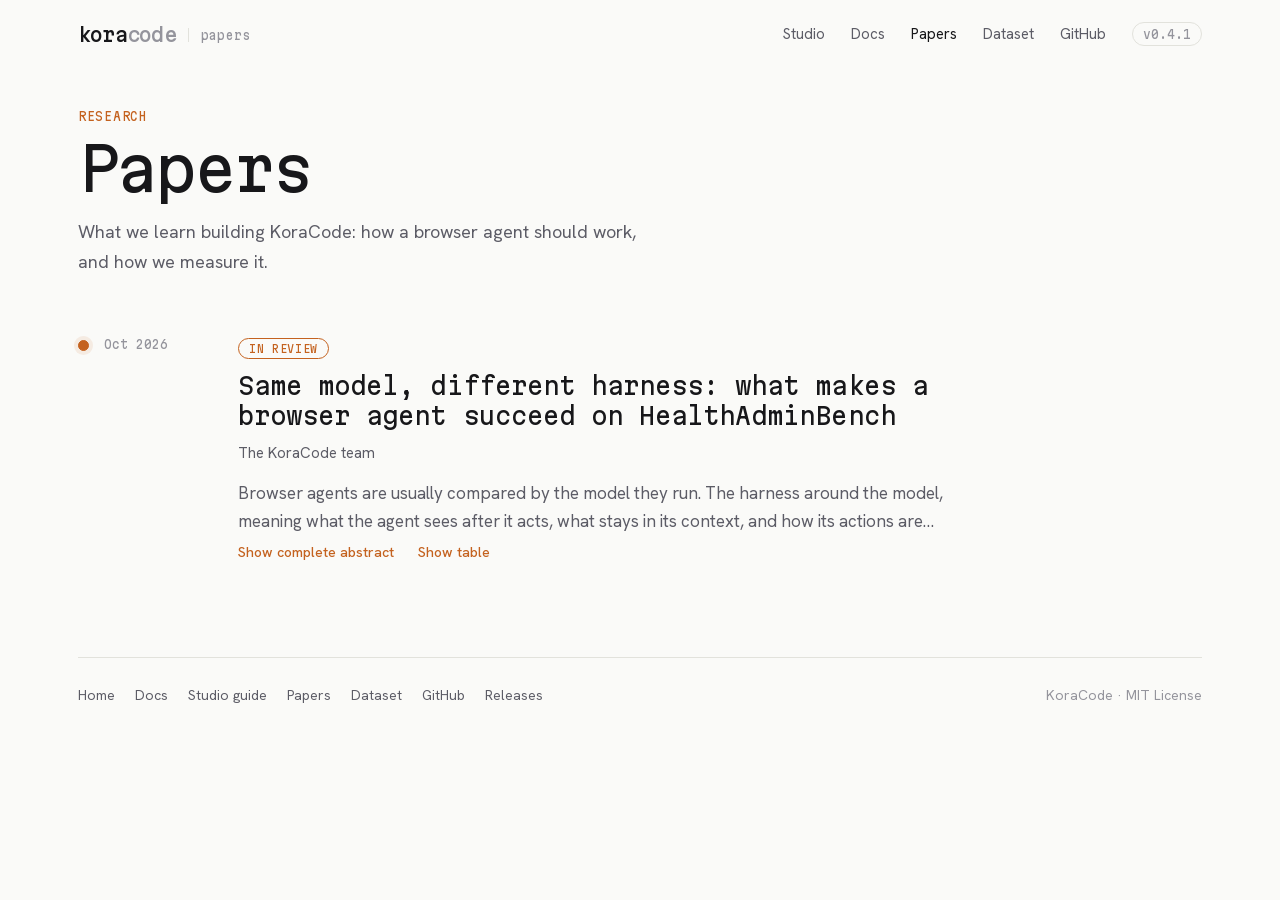
<file: papers/index.html>
<!doctype html>
<html lang="en">
  <head>
    <meta charset="utf-8" />
    <meta name="viewport" content="width=device-width, initial-scale=1" />
    <title>KoraCode Papers</title>
    <meta name="description" content="Papers from the KoraCode team on browser agents: how KoraCode works and how we measure it." />
    <meta property="og:type" content="website" />
    <meta property="og:url" content="https://kcode.outhad.com/papers/" />
    <meta property="og:title" content="KoraCode Papers" />
    <meta property="og:description" content="Papers from the KoraCode team on browser agents." />
    <meta name="theme-color" content="#0c0c0e" />
    <link
      rel="icon"
      href="data:image/svg+xml,%3Csvg xmlns='http://www.w3.org/2000/svg' viewBox='0 0 32 32'%3E%3Crect width='32' height='32' rx='7' fill='%230c0c0e'/%3E%3Ctext x='16' y='23' font-family='monospace' font-size='20' font-weight='700' text-anchor='middle' fill='%23fab283'%3Ek%3C/text%3E%3C/svg%3E"
    />
    <link rel="preload" href="/fonts/martian-mono.woff2" as="font" type="font/woff2" crossorigin />
    <link rel="preload" href="/fonts/hanken-grotesk.woff2" as="font" type="font/woff2" crossorigin />
    <link rel="stylesheet" href="/site.css" />
    <script src="/site.js" defer></script>
    <style>
      /* Papers hang on the same dashed graph edge as the home page, newest first, each one a node
         labelled with its date. */
      .page {
        max-width: 880px;
        padding-block: 40px 96px;
      }
      .eyebrow {
        margin: 0 0 14px;
        font: 12px var(--mono);
        font-stretch: 87.5%;
        letter-spacing: 0.06em;
        text-transform: uppercase;
        color: var(--accent);
      }
      h1 {
        margin: 0;
        font-size: clamp(38px, 5.6vw, 60px);
        line-height: 1.04;
        letter-spacing: -0.055em;
      }
      .lead {
        margin: 18px 0 0;
        max-width: 56ch;
        font-size: 18px;
        color: var(--muted);
      }
      .papers {
        list-style: none;
        margin: 56px 0 0;
        padding: 0;
      }
      /* The edge runs from each node to the next one and stops at the oldest paper. */
      .papers > li:not(:last-child)::after {
        content: "";
        position: absolute;
        left: 5px;
        top: 18px;
        bottom: -7px;
        border-left: 1px dashed var(--edge);
      }
      .papers > li:last-child {
        padding-bottom: 0;
      }
      .papers > li {
        position: relative;
        display: grid;
        grid-template-columns: 132px minmax(0, 1fr);
        gap: 28px;
        padding-bottom: 56px;
      }
      .papers > li::before {
        content: "";
        position: absolute;
        left: 0;
        top: 7px;
        width: 11px;
        height: 11px;
        border-radius: 50%;
        border: 1.5px solid var(--edge);
        background: var(--bg);
        box-sizing: border-box;
      }
      .papers > li:first-child::before {
        border-color: var(--accent);
        background: var(--accent);
        box-shadow: 0 0 0 4px var(--accent-soft);
      }
      .papers time {
        padding-left: 26px;
        font: 12px/1.9 var(--mono);
        font-stretch: 87.5%;
        color: var(--faint);
      }
      .papers h2 {
        margin: 0;
        font-size: 24px;
        line-height: 1.25;
        letter-spacing: -0.04em;
      }
      .authors {
        margin: 10px 0 0;
        font-size: 15px;
        color: var(--muted);
      }
      .abstract {
        margin: 14px 0 0;
        color: var(--muted);
      }
      /* The script collapses the abstract to two lines and hides the agents table, then reveals
         the buttons that open them, so without the script everything shows. */
      .abstract.collapsed {
        display: -webkit-box;
        -webkit-box-orient: vertical;
        -webkit-line-clamp: 2;
        line-clamp: 2;
        overflow: hidden;
      }
      .results.collapsed {
        display: none;
      }
      .toggles {
        display: flex;
        flex-wrap: wrap;
        gap: 6px 24px;
        margin-top: 8px;
      }
      .more {
        padding: 0;
        border: 0;
        background: none;
        font: 500 14px var(--sans);
        color: var(--accent);
        cursor: pointer;
      }
      .more:hover {
        text-decoration: underline;
        text-underline-offset: 3px;
      }
      .status {
        display: inline-block;
        margin: 0 0 12px;
        font: 11px var(--mono);
        font-stretch: 87.5%;
        letter-spacing: 0.06em;
        text-transform: uppercase;
        color: var(--accent);
        border: 1px solid var(--accent);
        border-radius: 999px;
        padding: 3px 10px;
      }

      /* The agents table: what each agent scored with the same model. */
      .results {
        margin: 24px 0 0;
      }
      .results figcaption {
        font: 12px var(--mono);
        font-stretch: 87.5%;
        color: var(--text);
      }
      .table-wrap {
        overflow-x: auto;
      }
      .results table {
        width: 100%;
        margin-top: 10px;
        border-collapse: collapse;
        font-variant-numeric: tabular-nums;
      }
      .results th,
      .results td {
        text-align: left;
        padding: 8px 10px;
        border-bottom: 1px solid var(--line);
      }
      .results th {
        font: 11px var(--mono);
        font-stretch: 87.5%;
        letter-spacing: 0.04em;
        text-transform: uppercase;
        color: var(--faint);
      }
      .results th:not(:first-child),
      .results td:not(:first-child) {
        text-align: right;
        white-space: nowrap;
      }
      .results td:first-child {
        color: var(--text);
      }
      .results td.nr {
        color: var(--faint);
      }
      .results .ours td {
        color: var(--text);
        font-weight: 600;
      }
      .abstract a,
      .results a {
        color: var(--accent);
        text-underline-offset: 3px;
      }
      .results .note {
        margin: 12px 0 0;
        font-size: 14px;
        color: var(--muted);
      }

      @media (max-width: 640px) {
        .papers > li {
          grid-template-columns: minmax(0, 1fr);
          gap: 6px;
          padding-bottom: 44px;
        }
        .papers > li > div {
          padding-left: 26px;
        }
        .results th,
        .results td {
          padding: 7px 6px;
        }
        .results table {
          font-size: 14px;
        }
        .results th:not(:first-child),
        .results td:not(:first-child) {
          white-space: normal;
        }
        .results td:first-child {
          min-width: 124px;
        }
        .papers h2 {
          font-size: 21px;
        }
      }
    </style>
  </head>
  <body>
    <div class="wrap">
      <header class="top">
        <a class="brand" href="/">kora<span>code</span><em>papers</em></a>
        <nav>
          <a href="/docs/studio/">Studio</a>
          <a href="/docs/">Docs</a>
          <a class="keep" href="/papers/" aria-current="page">Papers</a>
          <a href="/dataset/">Dataset</a>
          <a href="https://github.com/tanzil7890/kcode-releases">GitHub</a>
          <a class="ver keep" data-version href="https://github.com/tanzil7890/kcode-releases/releases/latest">v0.4.1</a>
        </nav>
      </header>

      <main class="page">
        <p class="eyebrow">Research</p>
        <h1>Papers</h1>
        <p class="lead">What we learn building KoraCode: how a browser agent should work, and how we measure it.</p>

        <ol class="papers">
          <li>
            <time datetime="2026-10">Oct 2026</time>
            <div>
              <p class="status">In Review</p>
              <h2>Same model, different harness: what makes a browser agent succeed on HealthAdminBench</h2>
              <p class="authors">The KoraCode team</p>
              <p class="abstract" id="abstract-hab">
                Browser agents are usually compared by the model they run. The harness around the model, meaning what the
                agent sees after it acts, what stays in its context, and how its actions are carried out, is rarely varied
                or even reported. We hold the model fixed and change only the harness. We run KoraCode, an agent that acts
                by writing JavaScript against a live browser through the Chrome DevTools Protocol, on the full
                HealthAdminBench suite of 135 tasks: healthcare administration work in an electronic health record, payer
                portals, and a fax portal, graded by rubric checks on the final portal state and on the notes the agent
                writes. The model (Qwen3.5‑27B), the tasks, and each task's step limit are the same in every run. Tracing
                lost tasks shows failures that come from the harness, not the model. After an action the agent was not
                shown the resulting page, so about 40% of its turns did not move the task forward. Every earlier page
                stayed in its context, so input grew to 1.6 million tokens per task. Streamed tool calls appeared twice in
                the history the model read, and element references broke whenever a page re-rendered. With the page shown
                after each action, stale observations trimmed, duplicate calls removed, and elements found again by role
                and name, KoraCode v0.3.16 (public unreleased) raises the share of rubric checks passed from 71% to 97.8%,
                with 64% fewer input tokens, 45% fewer turns, and 64% lower cost per task. It passes 124 of the 135 tasks
                (92%) at $0.064 per task. With the same model, the benchmark's own agent, updated and run by us, passes 58
                (43%) at $0.091 per task, and the Qwen agent in the <a href="https://arxiv.org/abs/2604.09937">original paper</a> passes 18 (13.3%). Because the harness
                alone moves both accuracy and cost this far, evaluations of browser agents should report and control the
                harness alongside the model.
              </p>
              <div class="toggles">
                <button
                  class="more"
                  type="button"
                  aria-controls="abstract-hab"
                  aria-expanded="false"
                  data-show="Show complete abstract"
                  data-hide="Show less"
                  hidden
                >
                  Show complete abstract
                </button>
                <button
                  class="more"
                  type="button"
                  aria-controls="results-hab"
                  aria-expanded="false"
                  data-show="Show table"
                  data-hide="Hide table"
                  hidden
                >
                  Show table
                </button>
              </div>

              <figure class="results" id="results-hab" aria-labelledby="hab-compare">
                <figcaption id="hab-compare">Agents on all 135 HealthAdminBench tasks, same Qwen3.5‑27B model</figcaption>
                <div class="table-wrap">
                  <table>
                    <thead>
                      <tr><th>Agent</th><th>Tasks passed</th><th>Checks passed</th><th>Cost per task</th></tr>
                    </thead>
                    <tbody>
                      <tr><td><a href="https://arxiv.org/abs/2604.09937">Original paper</a>, as reported</td><td>18/135 (13.3%)</td><td class="nr">not reported</td><td class="nr">not reported</td></tr>
                      <tr><td>HAB's own agent, updated, run by us</td><td>58/135 (43%)</td><td>86.6%</td><td>$0.091</td></tr>
                      <tr class="ours"><td>KoraCode v0.3.16 (public unreleased)</td><td>124/135 (92%)</td><td>97.8%</td><td>$0.064</td></tr>
                    </tbody>
                  </table>
                </div>
                <p class="note">
                  The original paper's Qwen agent sees screenshots, with the task description and portal guidance. It
                  passes 10 of 60 prior authorization tasks, 3 of 60 appeals, and 5 of 15 equipment orders (Table 3). The
                  paper gives no overall check score or cost for it.
                </p>
              </figure>
            </div>
          </li>
        </ol>
      </main>

      <footer>
        <nav>
          <a href="/">Home</a>
          <a href="/docs/">Docs</a>
          <a href="/docs/studio/">Studio guide</a>
          <a href="/papers/">Papers</a>
          <a href="/dataset/">Dataset</a>
          <a href="https://github.com/tanzil7890/kcode-releases">GitHub</a>
          <a href="https://github.com/tanzil7890/kcode-releases/releases">Releases</a>
        </nav>
        <span>KoraCode · MIT License</span>
      </footer>
    </div>

    <script>
      for (const button of document.querySelectorAll(".more")) {
        const target = document.getElementById(button.getAttribute("aria-controls"))
        target.classList.add("collapsed")
        button.hidden = false
        button.addEventListener("click", () => {
          const open = !target.classList.toggle("collapsed")
          button.setAttribute("aria-expanded", String(open))
          button.textContent = open ? button.dataset.hide : button.dataset.show
        })
      }
    </script>
  </body>
</html>
</file>
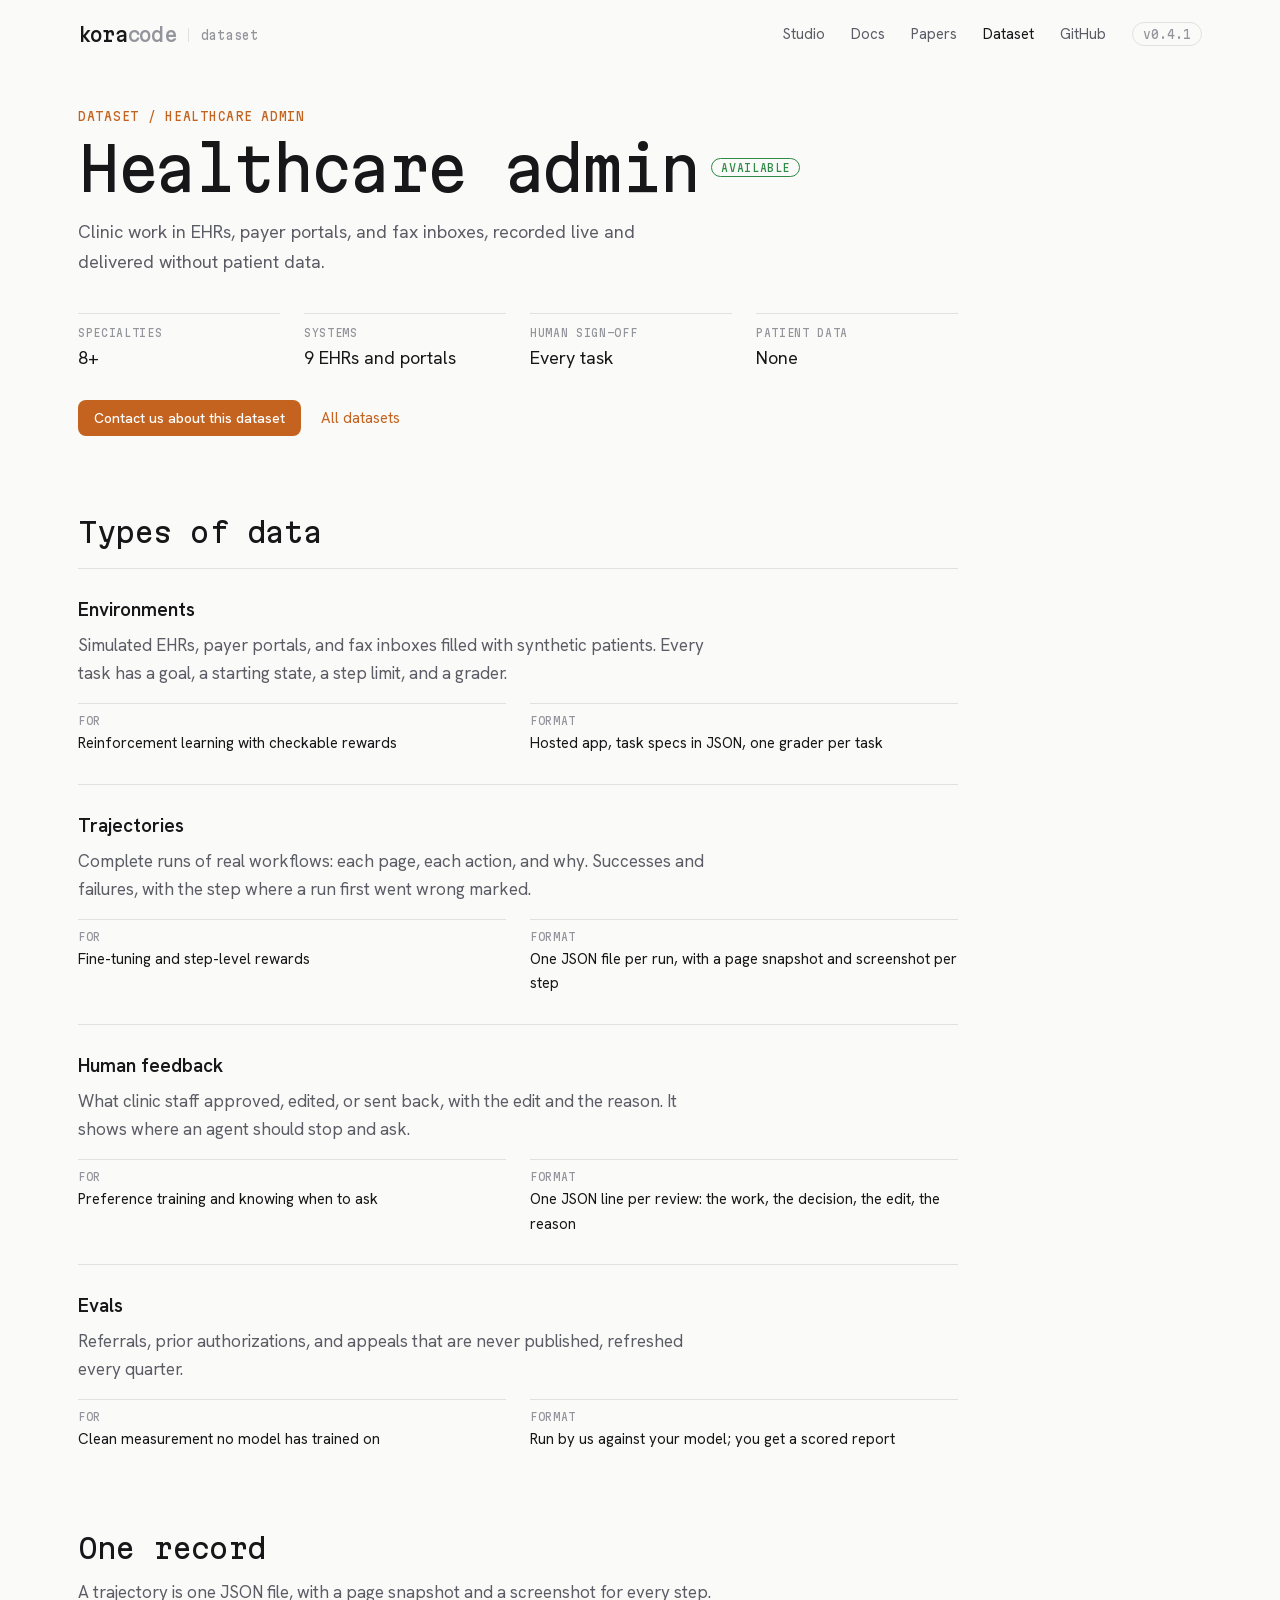
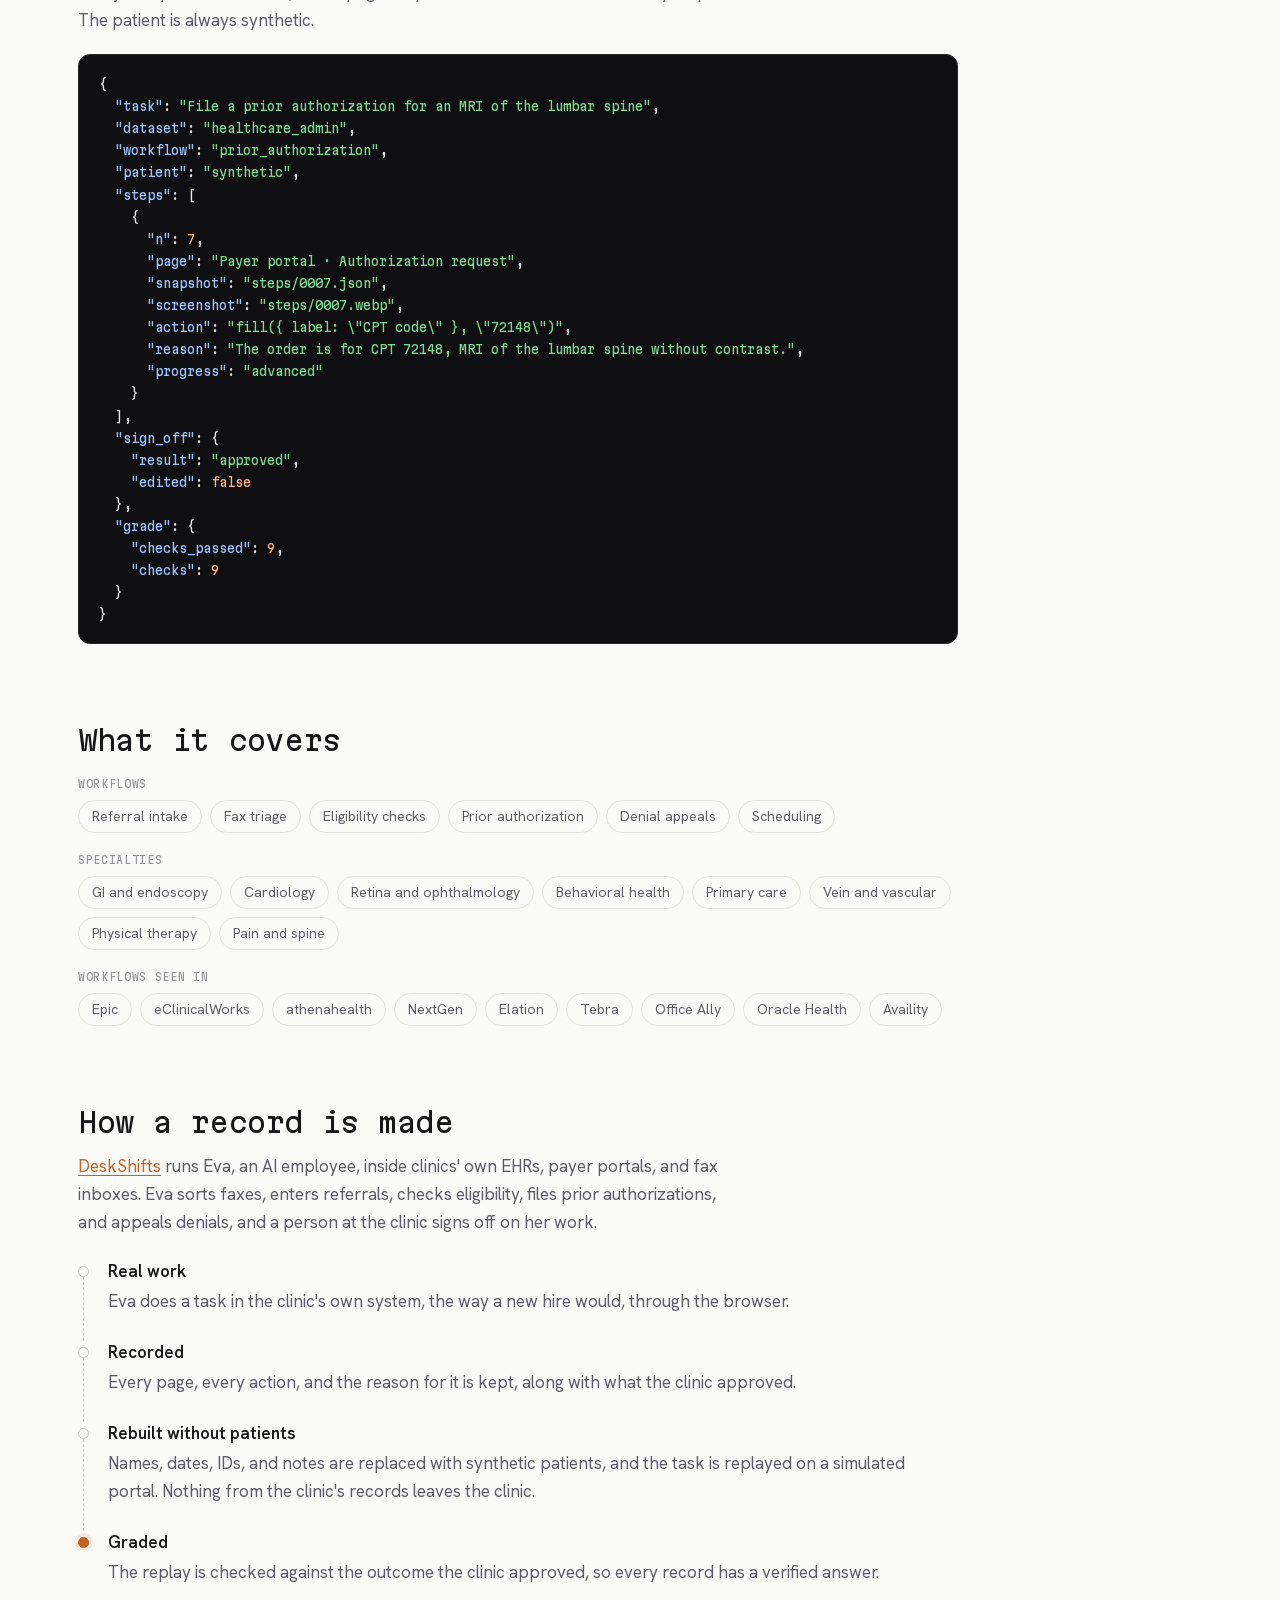
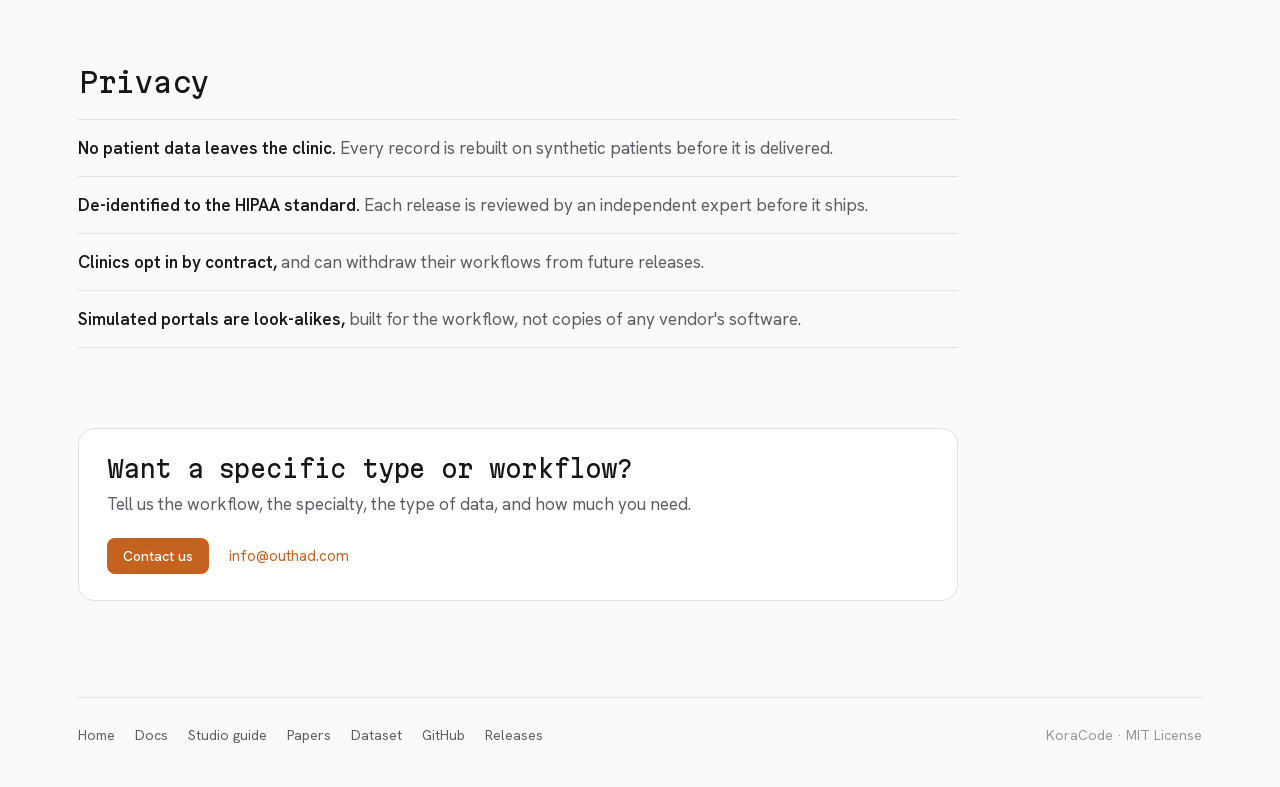
<file: dataset/healthcare-admin/index.html>
<!doctype html>
<html lang="en">
  <head>
    <meta charset="utf-8" />
    <meta name="viewport" content="width=device-width, initial-scale=1" />
    <title>Healthcare admin dataset · KoraCode</title>
    <meta name="description" content="Clinic work in EHRs, payer portals, and fax inboxes, recorded live and delivered without patient data." />
    <meta property="og:type" content="website" />
    <meta property="og:url" content="https://kcode.outhad.com/dataset/healthcare-admin/" />
    <meta property="og:title" content="Healthcare admin dataset · KoraCode" />
    <meta property="og:description" content="Clinic work in EHRs, payer portals, and fax inboxes, recorded live and delivered without patient data." />
    <meta name="theme-color" content="#0c0c0e" />
    <link
      rel="icon"
      href="data:image/svg+xml,%3Csvg xmlns='http://www.w3.org/2000/svg' viewBox='0 0 32 32'%3E%3Crect width='32' height='32' rx='7' fill='%230c0c0e'/%3E%3Ctext x='16' y='23' font-family='monospace' font-size='20' font-weight='700' text-anchor='middle' fill='%23fab283'%3Ek%3C/text%3E%3C/svg%3E"
    />
    <link rel="preload" href="/fonts/martian-mono.woff2" as="font" type="font/woff2" crossorigin />
    <link rel="preload" href="/fonts/hanken-grotesk.woff2" as="font" type="font/woff2" crossorigin />
    <link rel="stylesheet" href="/site.css" />
    <link rel="stylesheet" href="/dataset/dataset.css" />
    <script src="/site.js" defer></script>
  </head>
  <body>
    <div class="wrap">
      <header class="top">
        <a class="brand" href="/">kora<span>code</span><em>dataset</em></a>
        <nav>
          <a href="/docs/studio/">Studio</a>
          <a href="/docs/">Docs</a>
          <a href="/papers/">Papers</a>
          <a class="keep" href="/dataset/" aria-current="page">Dataset</a>
          <a href="https://github.com/tanzil7890/kcode-releases">GitHub</a>
          <a class="ver keep" data-version href="https://github.com/tanzil7890/kcode-releases/releases/latest">v0.4.1</a>
        </nav>
      </header>

      <main class="page">
        <p class="eyebrow"><a href="/dataset/">Dataset</a> / Healthcare admin</p>
        <div class="title-row">
          <h1>Healthcare admin</h1>
          <span class="pill">Available</span>
        </div>
        <p class="lead">Clinic work in EHRs, payer portals, and fax inboxes, recorded live and delivered without patient data.</p>
        <dl class="stats">
          <div><dt>Specialties</dt><dd>8+</dd></div>
          <div><dt>Systems</dt><dd>9 EHRs and portals</dd></div>
          <div><dt>Human sign-off</dt><dd>Every task</dd></div>
          <div><dt>Patient data</dt><dd>None</dd></div>
        </dl>
        <div class="actions">
          <a class="button" href="mailto:info@outhad.com?subject=Healthcare%20admin%20dataset">Contact us about this dataset</a>
          <a class="link" href="/dataset/">All datasets</a>
        </div>

        <section class="block" aria-labelledby="types-title">
          <h2 id="types-title">Types of data</h2>
          <section class="type">
            <h3>Environments</h3>
            <p>Simulated EHRs, payer portals, and fax inboxes filled with synthetic patients. Every task has a goal, a starting state, a step limit, and a grader.</p>
            <dl class="facts">
              <div><dt>For</dt><dd>Reinforcement learning with checkable rewards</dd></div>
              <div><dt>Format</dt><dd>Hosted app, task specs in JSON, one grader per task</dd></div>
            </dl>
          </section>
          <section class="type">
            <h3>Trajectories</h3>
            <p>Complete runs of real workflows: each page, each action, and why. Successes and failures, with the step where a run first went wrong marked.</p>
            <dl class="facts">
              <div><dt>For</dt><dd>Fine-tuning and step-level rewards</dd></div>
              <div><dt>Format</dt><dd>One JSON file per run, with a page snapshot and screenshot per step</dd></div>
            </dl>
          </section>
          <section class="type">
            <h3>Human feedback</h3>
            <p>What clinic staff approved, edited, or sent back, with the edit and the reason. It shows where an agent should stop and ask.</p>
            <dl class="facts">
              <div><dt>For</dt><dd>Preference training and knowing when to ask</dd></div>
              <div><dt>Format</dt><dd>One JSON line per review: the work, the decision, the edit, the reason</dd></div>
            </dl>
          </section>
          <section class="type">
            <h3>Evals</h3>
            <p>Referrals, prior authorizations, and appeals that are never published, refreshed every quarter.</p>
            <dl class="facts">
              <div><dt>For</dt><dd>Clean measurement no model has trained on</dd></div>
              <div><dt>Format</dt><dd>Run by us against your model; you get a scored report</dd></div>
            </dl>
          </section>
        </section>

        <section class="block" aria-labelledby="record-title">
          <h2 id="record-title">One record</h2>
          <p class="intro">A trajectory is one JSON file, with a page snapshot and a screenshot for every step. The patient is always synthetic.</p>
          <pre><code>{
  <span class="k">"task"</span>: <span class="s">"File a prior authorization for an MRI of the lumbar spine"</span>,
  <span class="k">"dataset"</span>: <span class="s">"healthcare_admin"</span>,
  <span class="k">"workflow"</span>: <span class="s">"prior_authorization"</span>,
  <span class="k">"patient"</span>: <span class="s">"synthetic"</span>,
  <span class="k">"steps"</span>: [
    {
      <span class="k">"n"</span>: <span class="n">7</span>,
      <span class="k">"page"</span>: <span class="s">"Payer portal · Authorization request"</span>,
      <span class="k">"snapshot"</span>: <span class="s">"steps/0007.json"</span>,
      <span class="k">"screenshot"</span>: <span class="s">"steps/0007.webp"</span>,
      <span class="k">"action"</span>: <span class="s">"fill({ label: \"CPT code\" }, \"72148\")"</span>,
      <span class="k">"reason"</span>: <span class="s">"The order is for CPT 72148, MRI of the lumbar spine without contrast."</span>,
      <span class="k">"progress"</span>: <span class="s">"advanced"</span>
    }
  ],
  <span class="k">"sign_off"</span>: {
    <span class="k">"result"</span>: <span class="s">"approved"</span>,
    <span class="k">"edited"</span>: <span class="n">false</span>
  },
  <span class="k">"grade"</span>: {
    <span class="k">"checks_passed"</span>: <span class="n">9</span>,
    <span class="k">"checks"</span>: <span class="n">9</span>
  }
}</code></pre>
        </section>

        <section class="block" aria-labelledby="covers-title">
          <h2 id="covers-title">What it covers</h2>
          <p class="label">Workflows</p>
          <ul class="chips">
              <li>Referral intake</li>
              <li>Fax triage</li>
              <li>Eligibility checks</li>
              <li>Prior authorization</li>
              <li>Denial appeals</li>
              <li>Scheduling</li>
          </ul>
          <p class="label">Specialties</p>
          <ul class="chips">
              <li>GI and endoscopy</li>
              <li>Cardiology</li>
              <li>Retina and ophthalmology</li>
              <li>Behavioral health</li>
              <li>Primary care</li>
              <li>Vein and vascular</li>
              <li>Physical therapy</li>
              <li>Pain and spine</li>
          </ul>
          <p class="label">Workflows seen in</p>
          <ul class="chips">
              <li>Epic</li>
              <li>eClinicalWorks</li>
              <li>athenahealth</li>
              <li>NextGen</li>
              <li>Elation</li>
              <li>Tebra</li>
              <li>Office Ally</li>
              <li>Oracle Health</li>
              <li>Availity</li>
          </ul>
        </section>

        <section class="block" aria-labelledby="made-title">
          <h2 id="made-title">How a record is made</h2>
          <p class="intro"><a href="https://www.deskshifts.com/">DeskShifts</a> runs Eva, an AI employee, inside clinics' own EHRs, payer portals, and fax inboxes. Eva sorts faxes, enters referrals, checks eligibility, files prior authorizations, and appeals denials, and a person at the clinic signs off on her work.</p>
          <ol class="path">
            <li>
              <h3>Real work</h3>
              <p>Eva does a task in the clinic's own system, the way a new hire would, through the browser.</p>
            </li>
            <li>
              <h3>Recorded</h3>
              <p>Every page, every action, and the reason for it is kept, along with what the clinic approved.</p>
            </li>
            <li>
              <h3>Rebuilt without patients</h3>
              <p>Names, dates, IDs, and notes are replaced with synthetic patients, and the task is replayed on a simulated portal. Nothing from the clinic's records leaves the clinic.</p>
            </li>
            <li>
              <h3>Graded</h3>
              <p>The replay is checked against the outcome the clinic approved, so every record has a verified answer.</p>
            </li>
          </ol>
        </section>

        <section class="block" aria-labelledby="privacy-title">
          <h2 id="privacy-title">Privacy</h2>
          <ul class="rules">
            <li><strong>No patient data leaves the clinic.</strong> Every record is rebuilt on synthetic patients before it is delivered.</li>
            <li><strong>De-identified to the HIPAA standard.</strong> Each release is reviewed by an independent expert before it ships.</li>
            <li><strong>Clinics opt in by contract,</strong> and can withdraw their workflows from future releases.</li>
            <li><strong>Simulated portals are look-alikes,</strong> built for the workflow, not copies of any vendor's software.</li>
          </ul>
        </section>

        <section class="contact" aria-labelledby="contact-title">
          <h2 id="contact-title">Want a specific type or workflow?</h2>
          <p>Tell us the workflow, the specialty, the type of data, and how much you need.</p>
          <div class="actions">
            <a class="button" href="mailto:info@outhad.com?subject=Healthcare%20admin%20dataset">Contact us</a>
            <a class="link" href="mailto:info@outhad.com">info@outhad.com</a>
          </div>
        </section>
      </main>

      <footer>
        <nav>
          <a href="/">Home</a>
          <a href="/docs/">Docs</a>
          <a href="/docs/studio/">Studio guide</a>
          <a href="/papers/">Papers</a>
          <a href="/dataset/">Dataset</a>
          <a href="https://github.com/tanzil7890/kcode-releases">GitHub</a>
          <a href="https://github.com/tanzil7890/kcode-releases/releases">Releases</a>
        </nav>
        <span>KoraCode · MIT License</span>
      </footer>
    </div>
  </body>
</html>
</file>
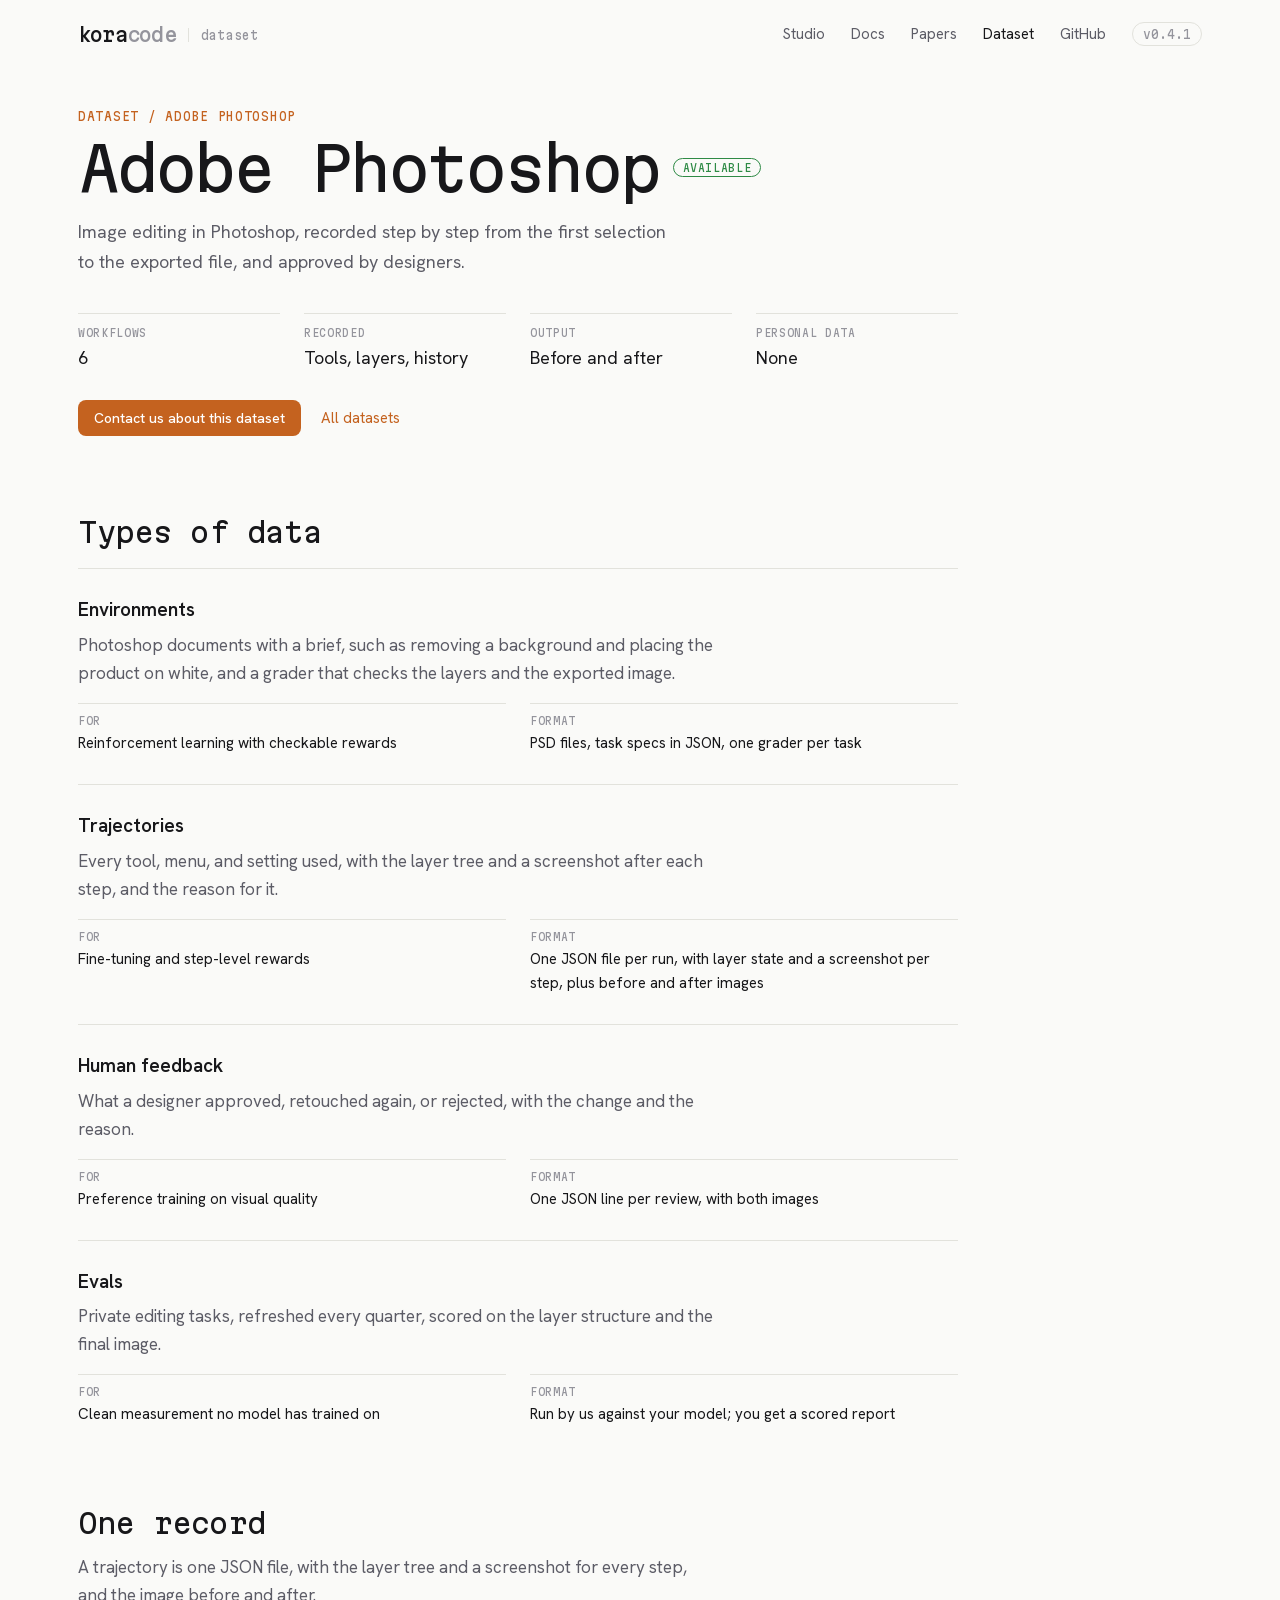
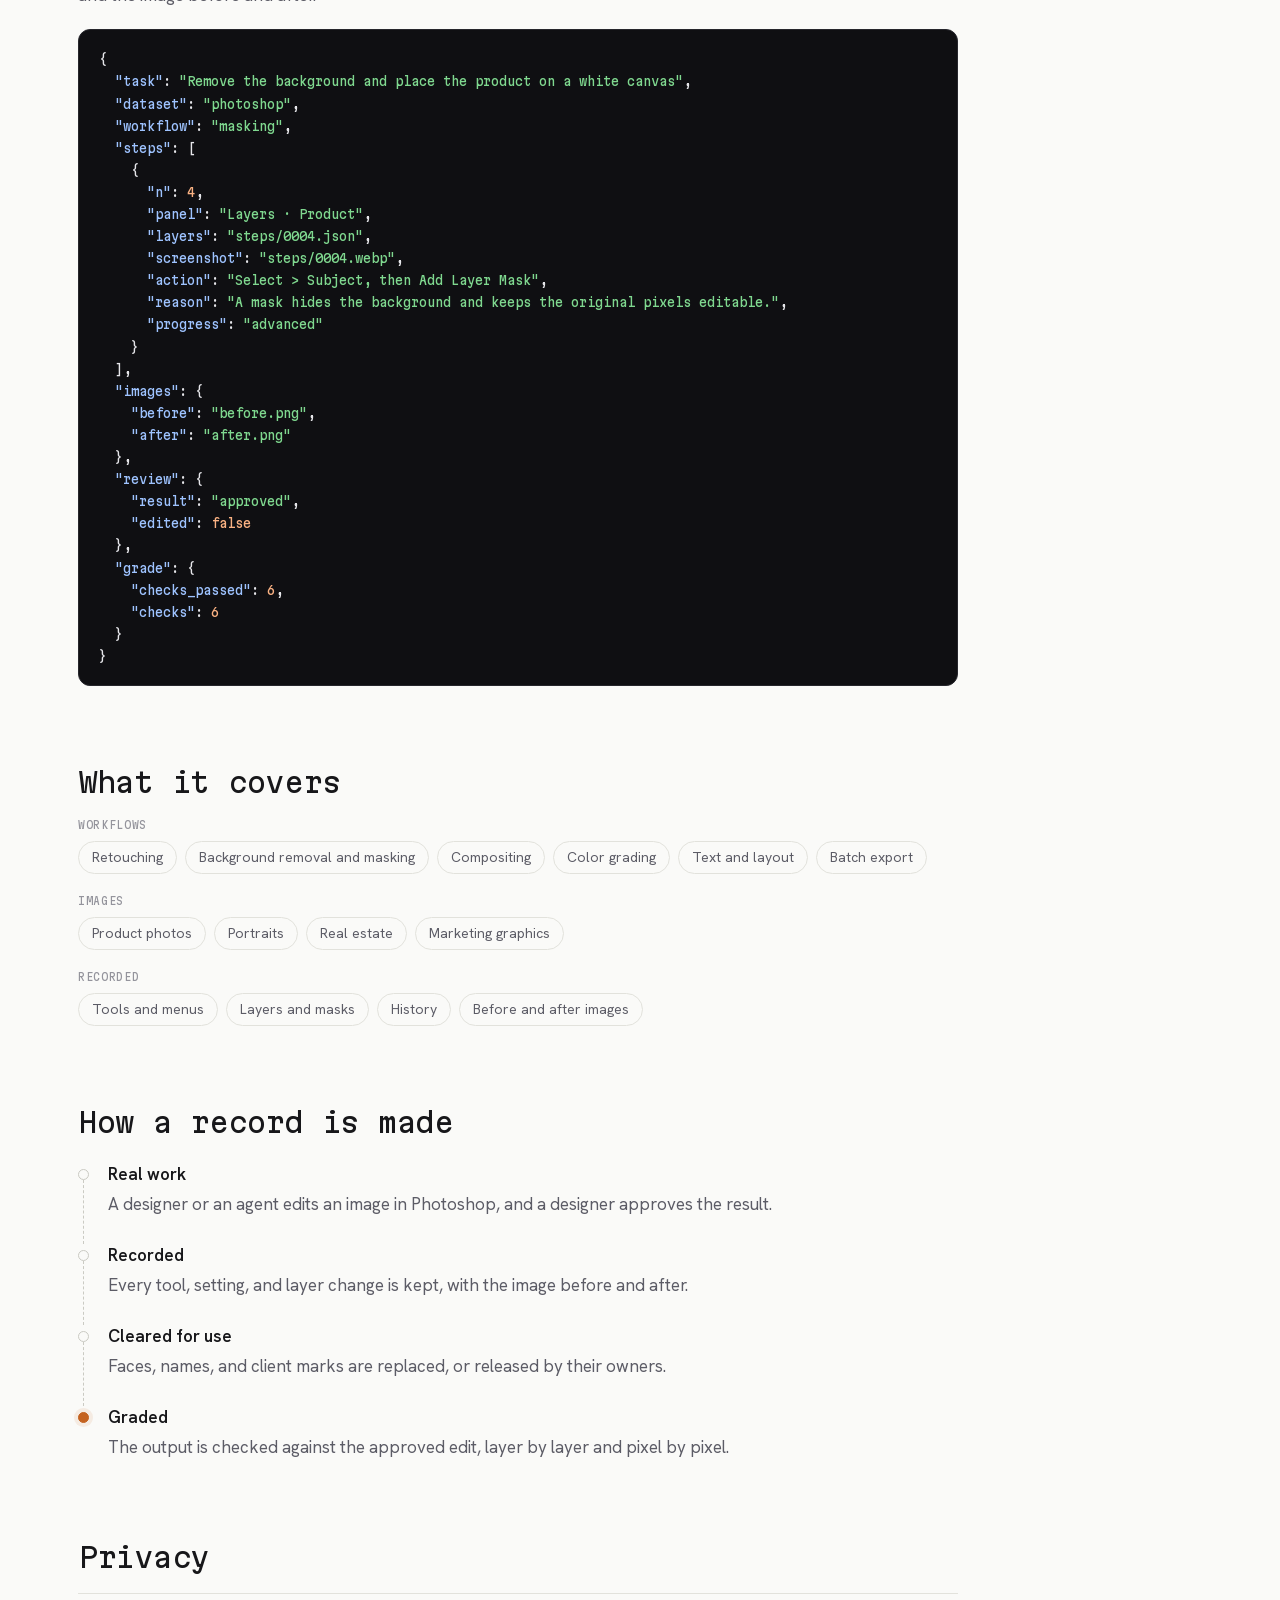
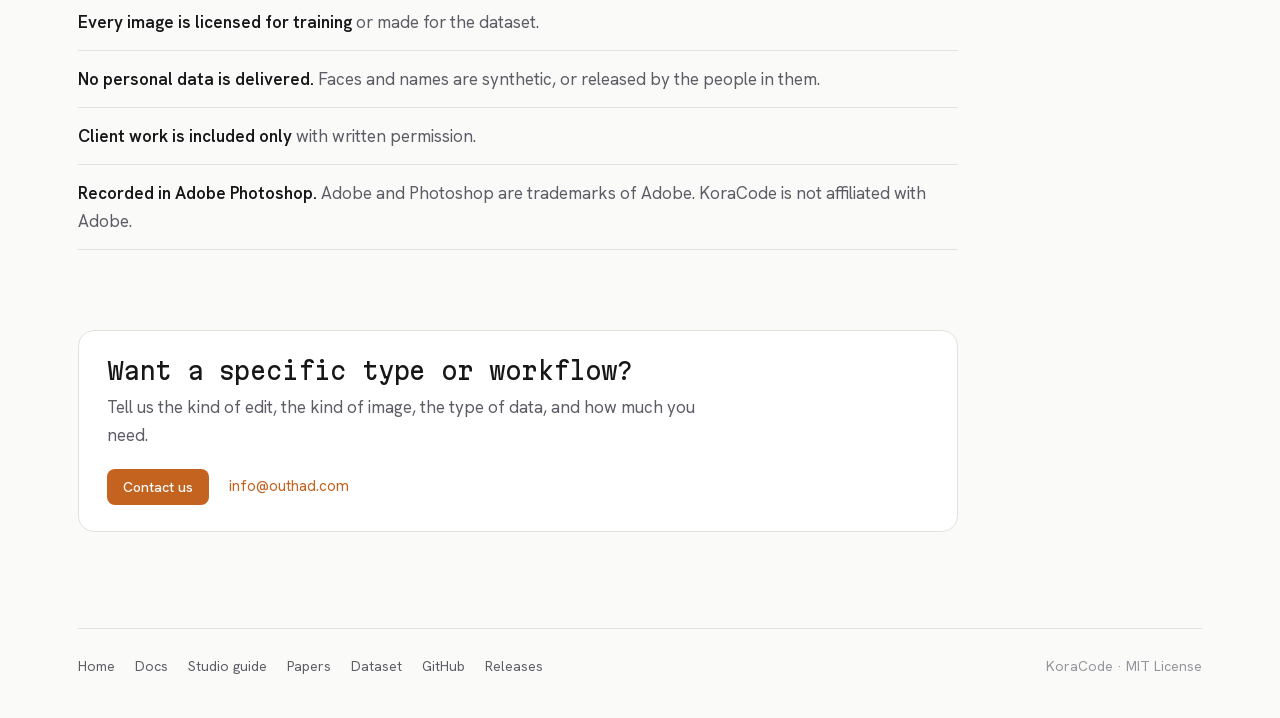
<file: dataset/photoshop/index.html>
<!doctype html>
<html lang="en">
  <head>
    <meta charset="utf-8" />
    <meta name="viewport" content="width=device-width, initial-scale=1" />
    <title>Adobe Photoshop dataset · KoraCode</title>
    <meta name="description" content="Image editing in Photoshop, recorded step by step from the first selection to the exported file, and approved by designers." />
    <meta property="og:type" content="website" />
    <meta property="og:url" content="https://kcode.outhad.com/dataset/photoshop/" />
    <meta property="og:title" content="Adobe Photoshop dataset · KoraCode" />
    <meta property="og:description" content="Image editing in Photoshop, recorded step by step from the first selection to the exported file, and approved by designers." />
    <meta name="theme-color" content="#0c0c0e" />
    <link
      rel="icon"
      href="data:image/svg+xml,%3Csvg xmlns='http://www.w3.org/2000/svg' viewBox='0 0 32 32'%3E%3Crect width='32' height='32' rx='7' fill='%230c0c0e'/%3E%3Ctext x='16' y='23' font-family='monospace' font-size='20' font-weight='700' text-anchor='middle' fill='%23fab283'%3Ek%3C/text%3E%3C/svg%3E"
    />
    <link rel="preload" href="/fonts/martian-mono.woff2" as="font" type="font/woff2" crossorigin />
    <link rel="preload" href="/fonts/hanken-grotesk.woff2" as="font" type="font/woff2" crossorigin />
    <link rel="stylesheet" href="/site.css" />
    <link rel="stylesheet" href="/dataset/dataset.css" />
    <script src="/site.js" defer></script>
  </head>
  <body>
    <div class="wrap">
      <header class="top">
        <a class="brand" href="/">kora<span>code</span><em>dataset</em></a>
        <nav>
          <a href="/docs/studio/">Studio</a>
          <a href="/docs/">Docs</a>
          <a href="/papers/">Papers</a>
          <a class="keep" href="/dataset/" aria-current="page">Dataset</a>
          <a href="https://github.com/tanzil7890/kcode-releases">GitHub</a>
          <a class="ver keep" data-version href="https://github.com/tanzil7890/kcode-releases/releases/latest">v0.4.1</a>
        </nav>
      </header>

      <main class="page">
        <p class="eyebrow"><a href="/dataset/">Dataset</a> / Adobe Photoshop</p>
        <div class="title-row">
          <h1>Adobe Photoshop</h1>
          <span class="pill">Available</span>
        </div>
        <p class="lead">Image editing in Photoshop, recorded step by step from the first selection to the exported file, and approved by designers.</p>
        <dl class="stats">
          <div><dt>Workflows</dt><dd>6</dd></div>
          <div><dt>Recorded</dt><dd>Tools, layers, history</dd></div>
          <div><dt>Output</dt><dd>Before and after</dd></div>
          <div><dt>Personal data</dt><dd>None</dd></div>
        </dl>
        <div class="actions">
          <a class="button" href="mailto:info@outhad.com?subject=Adobe%20Photoshop%20dataset">Contact us about this dataset</a>
          <a class="link" href="/dataset/">All datasets</a>
        </div>

        <section class="block" aria-labelledby="types-title">
          <h2 id="types-title">Types of data</h2>
          <section class="type">
            <h3>Environments</h3>
            <p>Photoshop documents with a brief, such as removing a background and placing the product on white, and a grader that checks the layers and the exported image.</p>
            <dl class="facts">
              <div><dt>For</dt><dd>Reinforcement learning with checkable rewards</dd></div>
              <div><dt>Format</dt><dd>PSD files, task specs in JSON, one grader per task</dd></div>
            </dl>
          </section>
          <section class="type">
            <h3>Trajectories</h3>
            <p>Every tool, menu, and setting used, with the layer tree and a screenshot after each step, and the reason for it.</p>
            <dl class="facts">
              <div><dt>For</dt><dd>Fine-tuning and step-level rewards</dd></div>
              <div><dt>Format</dt><dd>One JSON file per run, with layer state and a screenshot per step, plus before and after images</dd></div>
            </dl>
          </section>
          <section class="type">
            <h3>Human feedback</h3>
            <p>What a designer approved, retouched again, or rejected, with the change and the reason.</p>
            <dl class="facts">
              <div><dt>For</dt><dd>Preference training on visual quality</dd></div>
              <div><dt>Format</dt><dd>One JSON line per review, with both images</dd></div>
            </dl>
          </section>
          <section class="type">
            <h3>Evals</h3>
            <p>Private editing tasks, refreshed every quarter, scored on the layer structure and the final image.</p>
            <dl class="facts">
              <div><dt>For</dt><dd>Clean measurement no model has trained on</dd></div>
              <div><dt>Format</dt><dd>Run by us against your model; you get a scored report</dd></div>
            </dl>
          </section>
        </section>

        <section class="block" aria-labelledby="record-title">
          <h2 id="record-title">One record</h2>
          <p class="intro">A trajectory is one JSON file, with the layer tree and a screenshot for every step, and the image before and after.</p>
          <pre><code>{
  <span class="k">"task"</span>: <span class="s">"Remove the background and place the product on a white canvas"</span>,
  <span class="k">"dataset"</span>: <span class="s">"photoshop"</span>,
  <span class="k">"workflow"</span>: <span class="s">"masking"</span>,
  <span class="k">"steps"</span>: [
    {
      <span class="k">"n"</span>: <span class="n">4</span>,
      <span class="k">"panel"</span>: <span class="s">"Layers · Product"</span>,
      <span class="k">"layers"</span>: <span class="s">"steps/0004.json"</span>,
      <span class="k">"screenshot"</span>: <span class="s">"steps/0004.webp"</span>,
      <span class="k">"action"</span>: <span class="s">"Select &gt; Subject, then Add Layer Mask"</span>,
      <span class="k">"reason"</span>: <span class="s">"A mask hides the background and keeps the original pixels editable."</span>,
      <span class="k">"progress"</span>: <span class="s">"advanced"</span>
    }
  ],
  <span class="k">"images"</span>: {
    <span class="k">"before"</span>: <span class="s">"before.png"</span>,
    <span class="k">"after"</span>: <span class="s">"after.png"</span>
  },
  <span class="k">"review"</span>: {
    <span class="k">"result"</span>: <span class="s">"approved"</span>,
    <span class="k">"edited"</span>: <span class="n">false</span>
  },
  <span class="k">"grade"</span>: {
    <span class="k">"checks_passed"</span>: <span class="n">6</span>,
    <span class="k">"checks"</span>: <span class="n">6</span>
  }
}</code></pre>
        </section>

        <section class="block" aria-labelledby="covers-title">
          <h2 id="covers-title">What it covers</h2>
          <p class="label">Workflows</p>
          <ul class="chips">
              <li>Retouching</li>
              <li>Background removal and masking</li>
              <li>Compositing</li>
              <li>Color grading</li>
              <li>Text and layout</li>
              <li>Batch export</li>
          </ul>
          <p class="label">Images</p>
          <ul class="chips">
              <li>Product photos</li>
              <li>Portraits</li>
              <li>Real estate</li>
              <li>Marketing graphics</li>
          </ul>
          <p class="label">Recorded</p>
          <ul class="chips">
              <li>Tools and menus</li>
              <li>Layers and masks</li>
              <li>History</li>
              <li>Before and after images</li>
          </ul>
        </section>

        <section class="block" aria-labelledby="made-title">
          <h2 id="made-title">How a record is made</h2>
          <ol class="path">
            <li>
              <h3>Real work</h3>
              <p>A designer or an agent edits an image in Photoshop, and a designer approves the result.</p>
            </li>
            <li>
              <h3>Recorded</h3>
              <p>Every tool, setting, and layer change is kept, with the image before and after.</p>
            </li>
            <li>
              <h3>Cleared for use</h3>
              <p>Faces, names, and client marks are replaced, or released by their owners.</p>
            </li>
            <li>
              <h3>Graded</h3>
              <p>The output is checked against the approved edit, layer by layer and pixel by pixel.</p>
            </li>
          </ol>
        </section>

        <section class="block" aria-labelledby="privacy-title">
          <h2 id="privacy-title">Privacy</h2>
          <ul class="rules">
            <li><strong>Every image is licensed for training</strong> or made for the dataset.</li>
            <li><strong>No personal data is delivered.</strong> Faces and names are synthetic, or released by the people in them.</li>
            <li><strong>Client work is included only</strong> with written permission.</li>
            <li><strong>Recorded in Adobe Photoshop.</strong> Adobe and Photoshop are trademarks of Adobe. KoraCode is not affiliated with Adobe.</li>
          </ul>
        </section>

        <section class="contact" aria-labelledby="contact-title">
          <h2 id="contact-title">Want a specific type or workflow?</h2>
          <p>Tell us the kind of edit, the kind of image, the type of data, and how much you need.</p>
          <div class="actions">
            <a class="button" href="mailto:info@outhad.com?subject=Adobe%20Photoshop%20dataset">Contact us</a>
            <a class="link" href="mailto:info@outhad.com">info@outhad.com</a>
          </div>
        </section>
      </main>

      <footer>
        <nav>
          <a href="/">Home</a>
          <a href="/docs/">Docs</a>
          <a href="/docs/studio/">Studio guide</a>
          <a href="/papers/">Papers</a>
          <a href="/dataset/">Dataset</a>
          <a href="https://github.com/tanzil7890/kcode-releases">GitHub</a>
          <a href="https://github.com/tanzil7890/kcode-releases/releases">Releases</a>
        </nav>
        <span>KoraCode · MIT License</span>
      </footer>
    </div>
  </body>
</html>
</file>
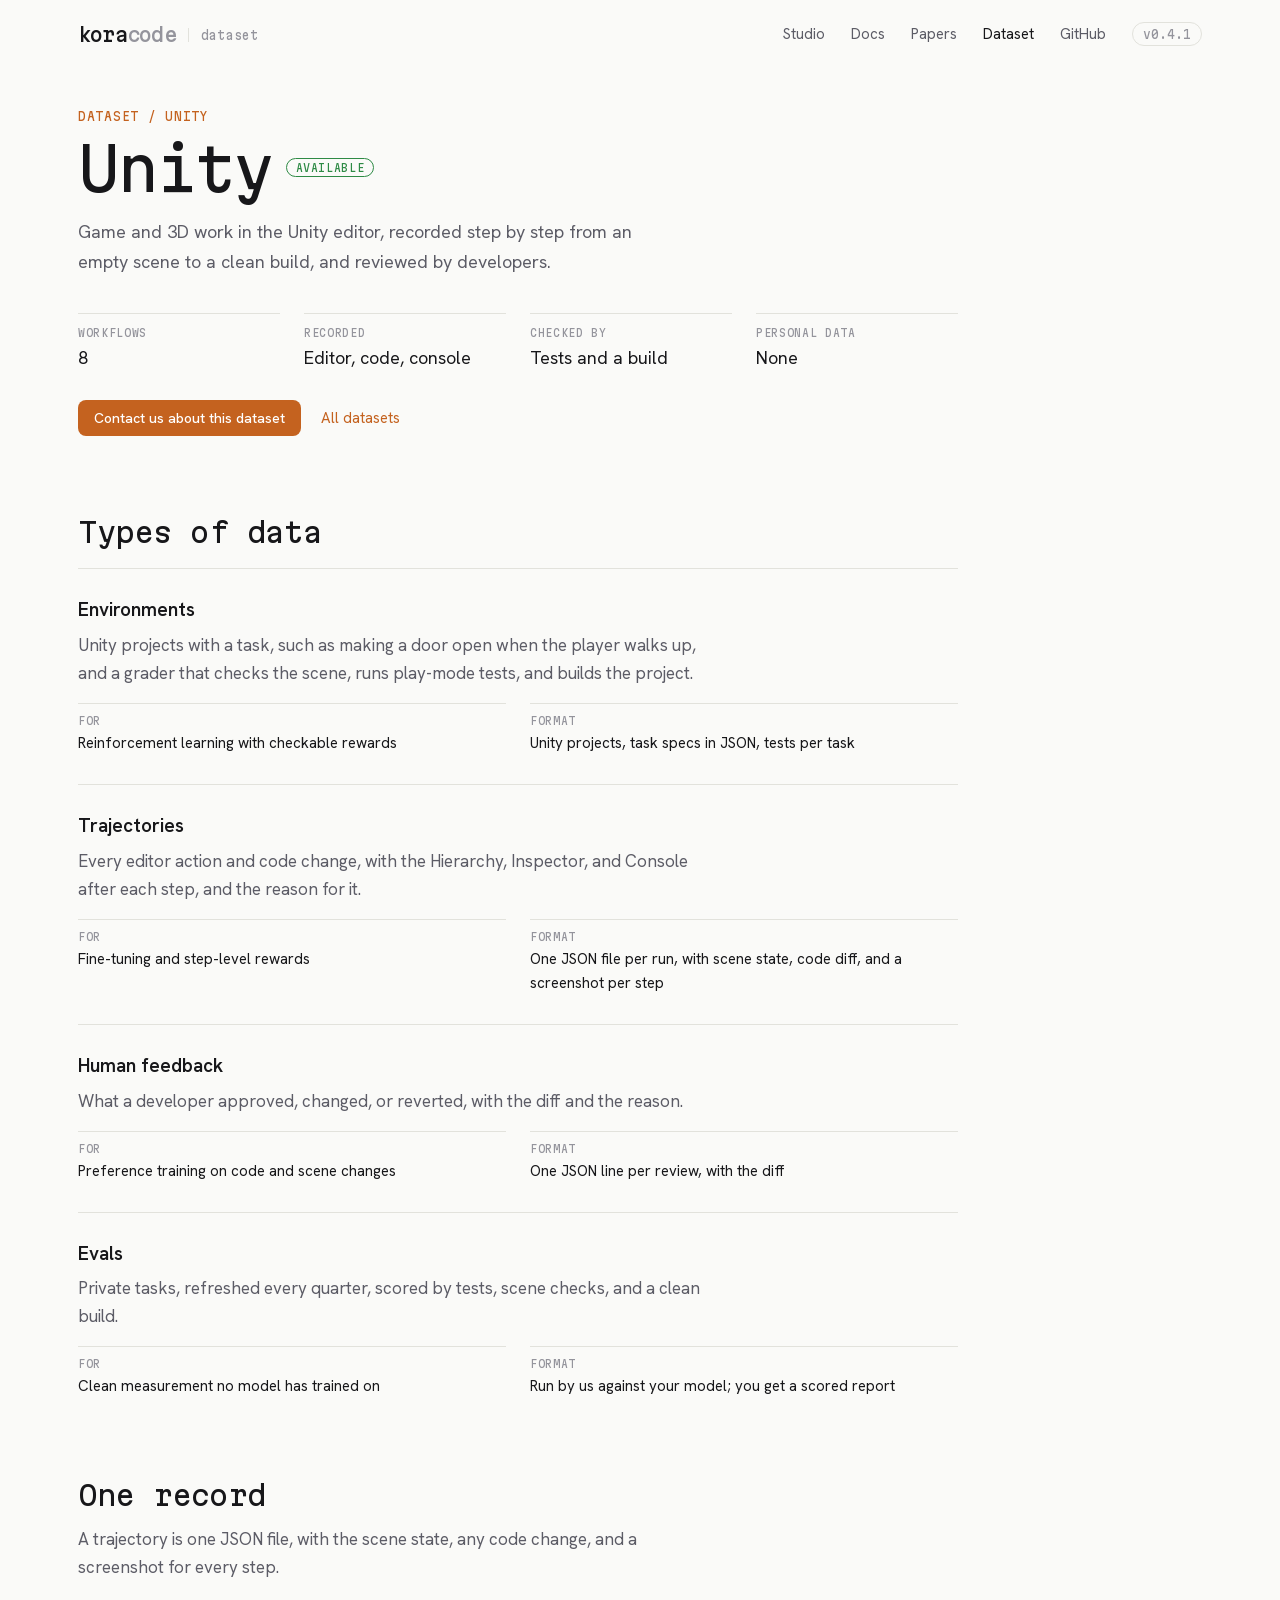
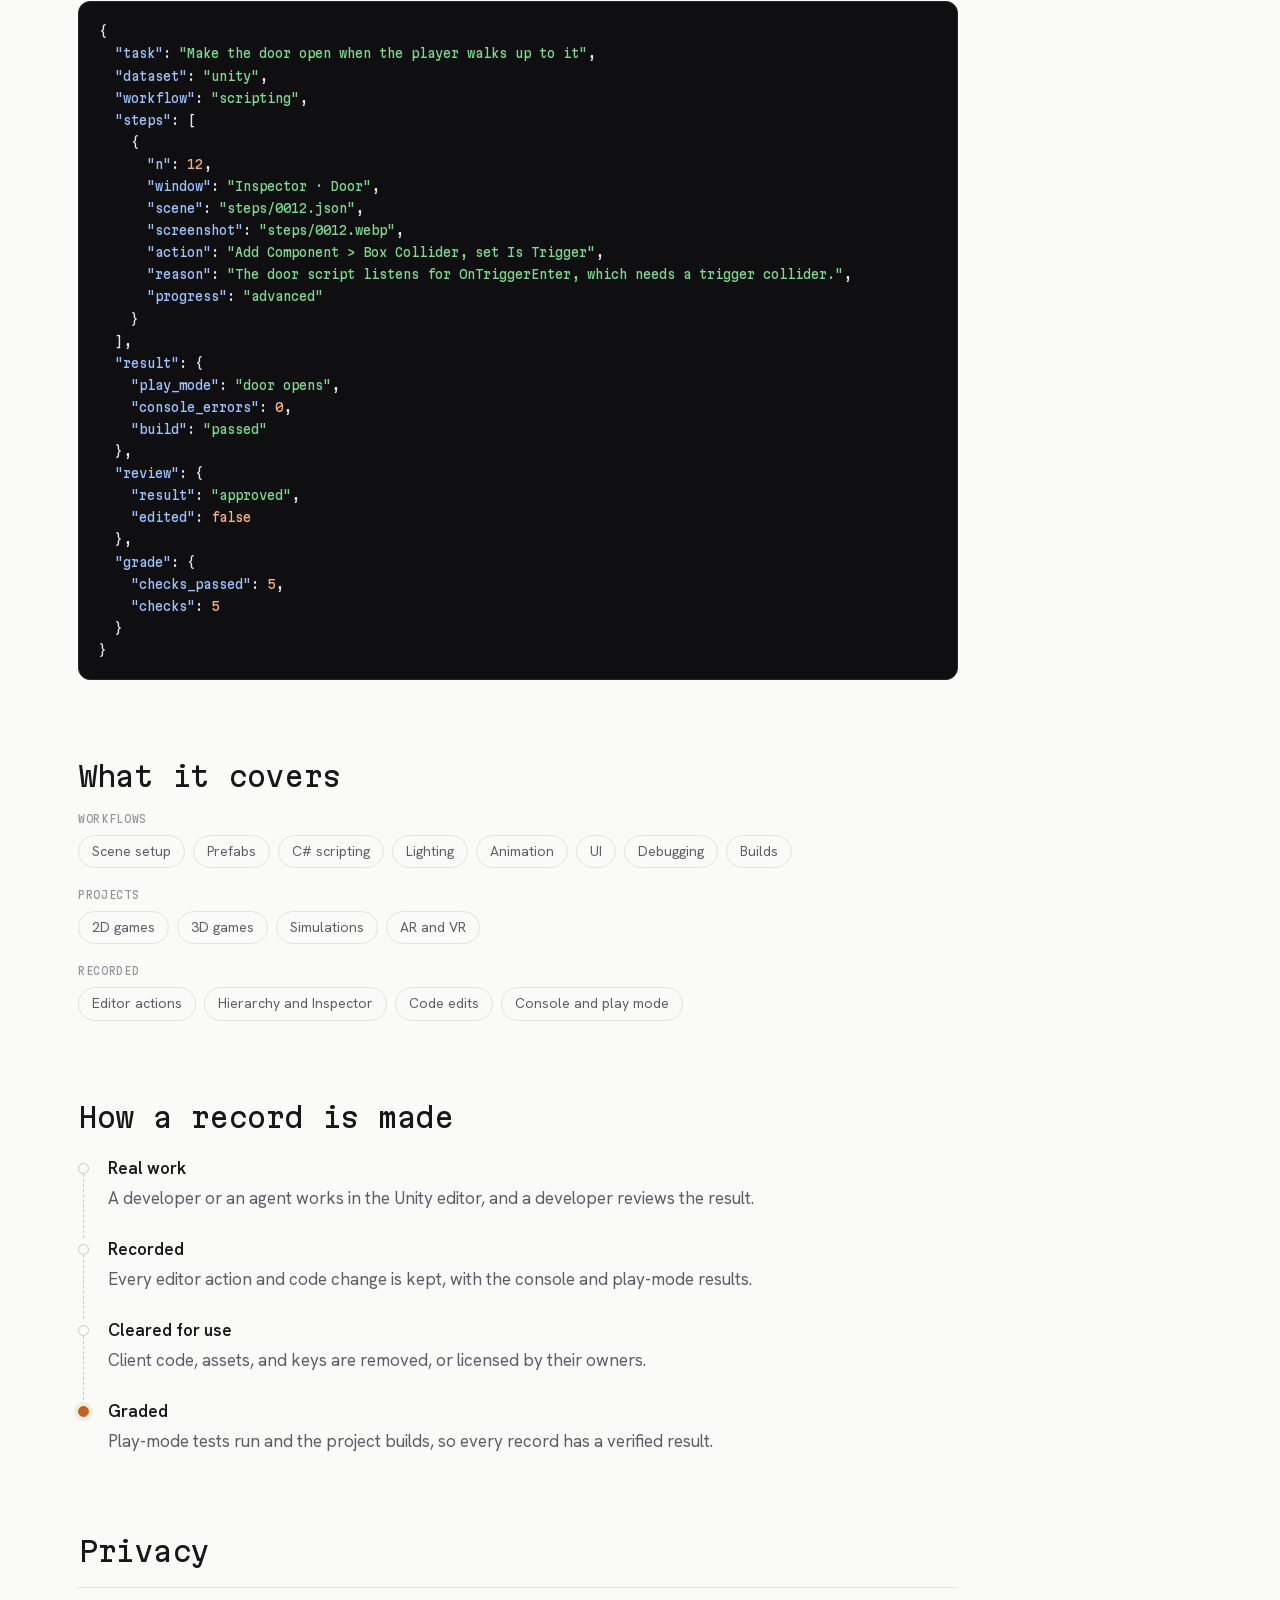
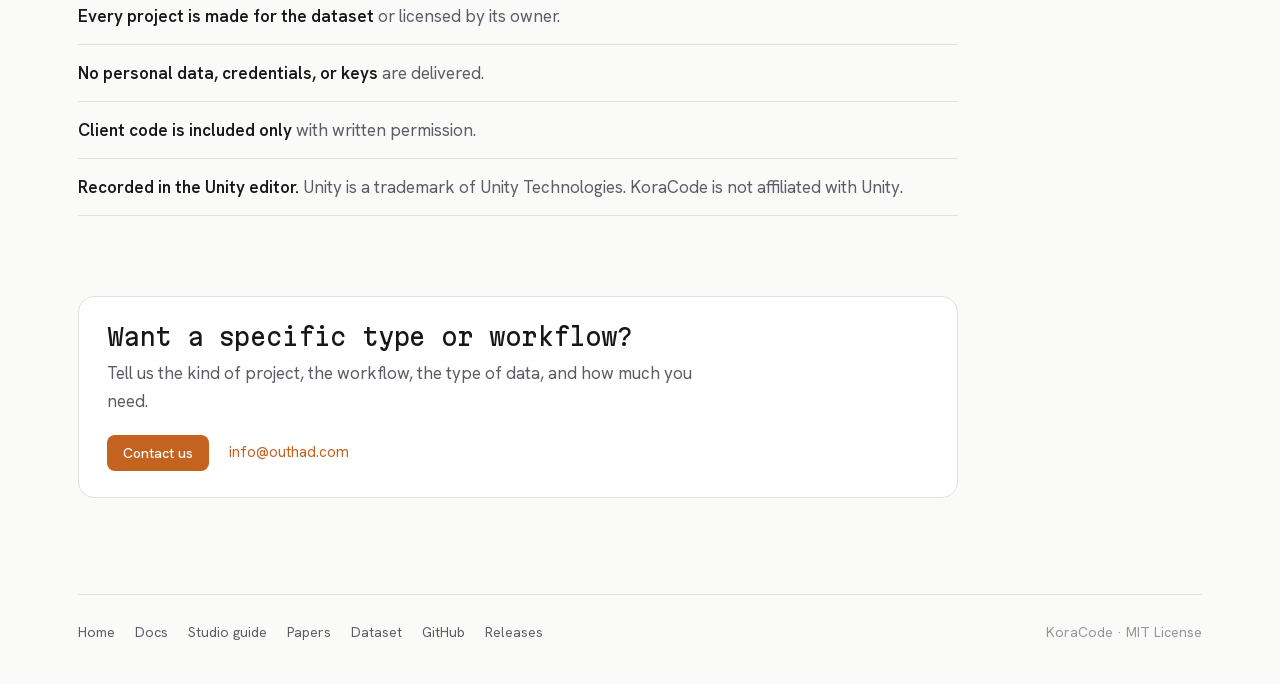
<file: dataset/unity/index.html>
<!doctype html>
<html lang="en">
  <head>
    <meta charset="utf-8" />
    <meta name="viewport" content="width=device-width, initial-scale=1" />
    <title>Unity dataset · KoraCode</title>
    <meta name="description" content="Game and 3D work in the Unity editor, recorded step by step from an empty scene to a clean build, and reviewed by developers." />
    <meta property="og:type" content="website" />
    <meta property="og:url" content="https://kcode.outhad.com/dataset/unity/" />
    <meta property="og:title" content="Unity dataset · KoraCode" />
    <meta property="og:description" content="Game and 3D work in the Unity editor, recorded step by step from an empty scene to a clean build, and reviewed by developers." />
    <meta name="theme-color" content="#0c0c0e" />
    <link
      rel="icon"
      href="data:image/svg+xml,%3Csvg xmlns='http://www.w3.org/2000/svg' viewBox='0 0 32 32'%3E%3Crect width='32' height='32' rx='7' fill='%230c0c0e'/%3E%3Ctext x='16' y='23' font-family='monospace' font-size='20' font-weight='700' text-anchor='middle' fill='%23fab283'%3Ek%3C/text%3E%3C/svg%3E"
    />
    <link rel="preload" href="/fonts/martian-mono.woff2" as="font" type="font/woff2" crossorigin />
    <link rel="preload" href="/fonts/hanken-grotesk.woff2" as="font" type="font/woff2" crossorigin />
    <link rel="stylesheet" href="/site.css" />
    <link rel="stylesheet" href="/dataset/dataset.css" />
    <script src="/site.js" defer></script>
  </head>
  <body>
    <div class="wrap">
      <header class="top">
        <a class="brand" href="/">kora<span>code</span><em>dataset</em></a>
        <nav>
          <a href="/docs/studio/">Studio</a>
          <a href="/docs/">Docs</a>
          <a href="/papers/">Papers</a>
          <a class="keep" href="/dataset/" aria-current="page">Dataset</a>
          <a href="https://github.com/tanzil7890/kcode-releases">GitHub</a>
          <a class="ver keep" data-version href="https://github.com/tanzil7890/kcode-releases/releases/latest">v0.4.1</a>
        </nav>
      </header>

      <main class="page">
        <p class="eyebrow"><a href="/dataset/">Dataset</a> / Unity</p>
        <div class="title-row">
          <h1>Unity</h1>
          <span class="pill">Available</span>
        </div>
        <p class="lead">Game and 3D work in the Unity editor, recorded step by step from an empty scene to a clean build, and reviewed by developers.</p>
        <dl class="stats">
          <div><dt>Workflows</dt><dd>8</dd></div>
          <div><dt>Recorded</dt><dd>Editor, code, console</dd></div>
          <div><dt>Checked by</dt><dd>Tests and a build</dd></div>
          <div><dt>Personal data</dt><dd>None</dd></div>
        </dl>
        <div class="actions">
          <a class="button" href="mailto:info@outhad.com?subject=Unity%20dataset">Contact us about this dataset</a>
          <a class="link" href="/dataset/">All datasets</a>
        </div>

        <section class="block" aria-labelledby="types-title">
          <h2 id="types-title">Types of data</h2>
          <section class="type">
            <h3>Environments</h3>
            <p>Unity projects with a task, such as making a door open when the player walks up, and a grader that checks the scene, runs play-mode tests, and builds the project.</p>
            <dl class="facts">
              <div><dt>For</dt><dd>Reinforcement learning with checkable rewards</dd></div>
              <div><dt>Format</dt><dd>Unity projects, task specs in JSON, tests per task</dd></div>
            </dl>
          </section>
          <section class="type">
            <h3>Trajectories</h3>
            <p>Every editor action and code change, with the Hierarchy, Inspector, and Console after each step, and the reason for it.</p>
            <dl class="facts">
              <div><dt>For</dt><dd>Fine-tuning and step-level rewards</dd></div>
              <div><dt>Format</dt><dd>One JSON file per run, with scene state, code diff, and a screenshot per step</dd></div>
            </dl>
          </section>
          <section class="type">
            <h3>Human feedback</h3>
            <p>What a developer approved, changed, or reverted, with the diff and the reason.</p>
            <dl class="facts">
              <div><dt>For</dt><dd>Preference training on code and scene changes</dd></div>
              <div><dt>Format</dt><dd>One JSON line per review, with the diff</dd></div>
            </dl>
          </section>
          <section class="type">
            <h3>Evals</h3>
            <p>Private tasks, refreshed every quarter, scored by tests, scene checks, and a clean build.</p>
            <dl class="facts">
              <div><dt>For</dt><dd>Clean measurement no model has trained on</dd></div>
              <div><dt>Format</dt><dd>Run by us against your model; you get a scored report</dd></div>
            </dl>
          </section>
        </section>

        <section class="block" aria-labelledby="record-title">
          <h2 id="record-title">One record</h2>
          <p class="intro">A trajectory is one JSON file, with the scene state, any code change, and a screenshot for every step.</p>
          <pre><code>{
  <span class="k">"task"</span>: <span class="s">"Make the door open when the player walks up to it"</span>,
  <span class="k">"dataset"</span>: <span class="s">"unity"</span>,
  <span class="k">"workflow"</span>: <span class="s">"scripting"</span>,
  <span class="k">"steps"</span>: [
    {
      <span class="k">"n"</span>: <span class="n">12</span>,
      <span class="k">"window"</span>: <span class="s">"Inspector · Door"</span>,
      <span class="k">"scene"</span>: <span class="s">"steps/0012.json"</span>,
      <span class="k">"screenshot"</span>: <span class="s">"steps/0012.webp"</span>,
      <span class="k">"action"</span>: <span class="s">"Add Component &gt; Box Collider, set Is Trigger"</span>,
      <span class="k">"reason"</span>: <span class="s">"The door script listens for OnTriggerEnter, which needs a trigger collider."</span>,
      <span class="k">"progress"</span>: <span class="s">"advanced"</span>
    }
  ],
  <span class="k">"result"</span>: {
    <span class="k">"play_mode"</span>: <span class="s">"door opens"</span>,
    <span class="k">"console_errors"</span>: <span class="n">0</span>,
    <span class="k">"build"</span>: <span class="s">"passed"</span>
  },
  <span class="k">"review"</span>: {
    <span class="k">"result"</span>: <span class="s">"approved"</span>,
    <span class="k">"edited"</span>: <span class="n">false</span>
  },
  <span class="k">"grade"</span>: {
    <span class="k">"checks_passed"</span>: <span class="n">5</span>,
    <span class="k">"checks"</span>: <span class="n">5</span>
  }
}</code></pre>
        </section>

        <section class="block" aria-labelledby="covers-title">
          <h2 id="covers-title">What it covers</h2>
          <p class="label">Workflows</p>
          <ul class="chips">
              <li>Scene setup</li>
              <li>Prefabs</li>
              <li>C# scripting</li>
              <li>Lighting</li>
              <li>Animation</li>
              <li>UI</li>
              <li>Debugging</li>
              <li>Builds</li>
          </ul>
          <p class="label">Projects</p>
          <ul class="chips">
              <li>2D games</li>
              <li>3D games</li>
              <li>Simulations</li>
              <li>AR and VR</li>
          </ul>
          <p class="label">Recorded</p>
          <ul class="chips">
              <li>Editor actions</li>
              <li>Hierarchy and Inspector</li>
              <li>Code edits</li>
              <li>Console and play mode</li>
          </ul>
        </section>

        <section class="block" aria-labelledby="made-title">
          <h2 id="made-title">How a record is made</h2>
          <ol class="path">
            <li>
              <h3>Real work</h3>
              <p>A developer or an agent works in the Unity editor, and a developer reviews the result.</p>
            </li>
            <li>
              <h3>Recorded</h3>
              <p>Every editor action and code change is kept, with the console and play-mode results.</p>
            </li>
            <li>
              <h3>Cleared for use</h3>
              <p>Client code, assets, and keys are removed, or licensed by their owners.</p>
            </li>
            <li>
              <h3>Graded</h3>
              <p>Play-mode tests run and the project builds, so every record has a verified result.</p>
            </li>
          </ol>
        </section>

        <section class="block" aria-labelledby="privacy-title">
          <h2 id="privacy-title">Privacy</h2>
          <ul class="rules">
            <li><strong>Every project is made for the dataset</strong> or licensed by its owner.</li>
            <li><strong>No personal data, credentials, or keys</strong> are delivered.</li>
            <li><strong>Client code is included only</strong> with written permission.</li>
            <li><strong>Recorded in the Unity editor.</strong> Unity is a trademark of Unity Technologies. KoraCode is not affiliated with Unity.</li>
          </ul>
        </section>

        <section class="contact" aria-labelledby="contact-title">
          <h2 id="contact-title">Want a specific type or workflow?</h2>
          <p>Tell us the kind of project, the workflow, the type of data, and how much you need.</p>
          <div class="actions">
            <a class="button" href="mailto:info@outhad.com?subject=Unity%20dataset">Contact us</a>
            <a class="link" href="mailto:info@outhad.com">info@outhad.com</a>
          </div>
        </section>
      </main>

      <footer>
        <nav>
          <a href="/">Home</a>
          <a href="/docs/">Docs</a>
          <a href="/docs/studio/">Studio guide</a>
          <a href="/papers/">Papers</a>
          <a href="/dataset/">Dataset</a>
          <a href="https://github.com/tanzil7890/kcode-releases">GitHub</a>
          <a href="https://github.com/tanzil7890/kcode-releases/releases">Releases</a>
        </nav>
        <span>KoraCode · MIT License</span>
      </footer>
    </div>
  </body>
</html>
</file>
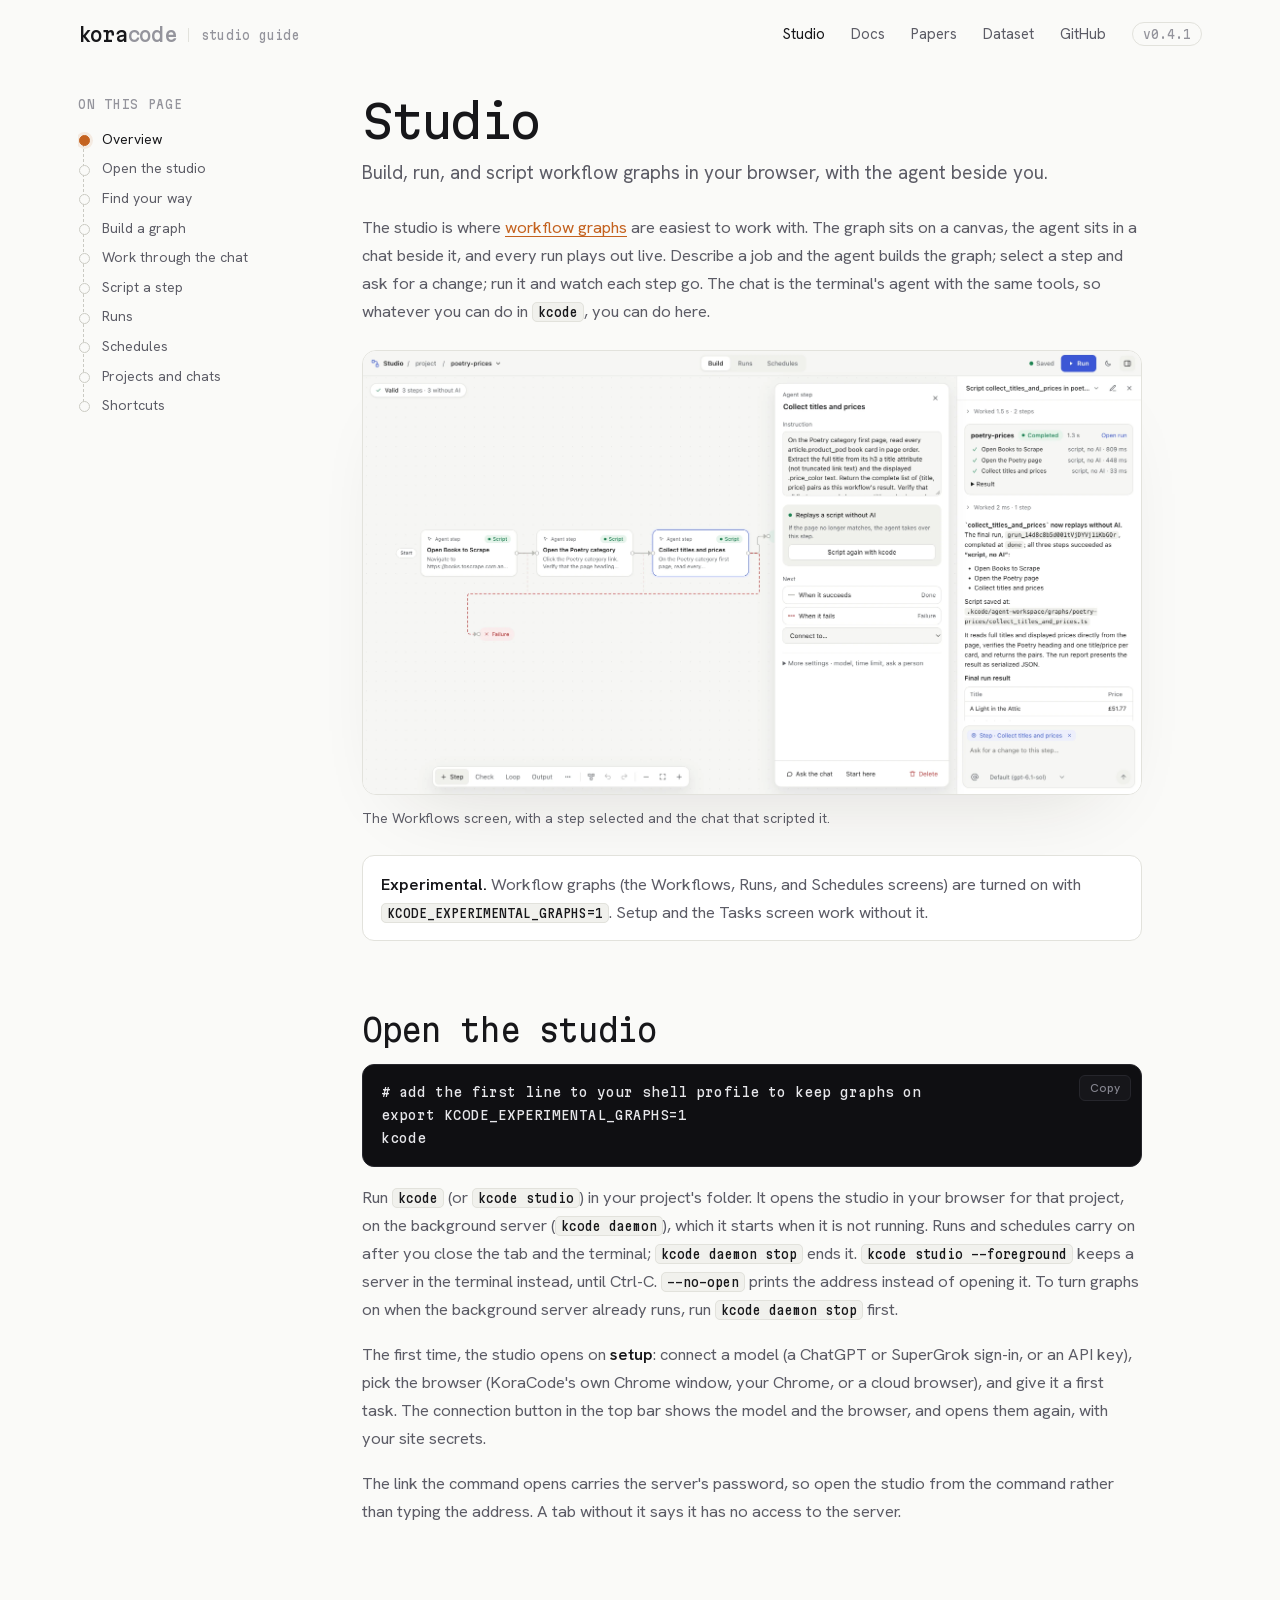
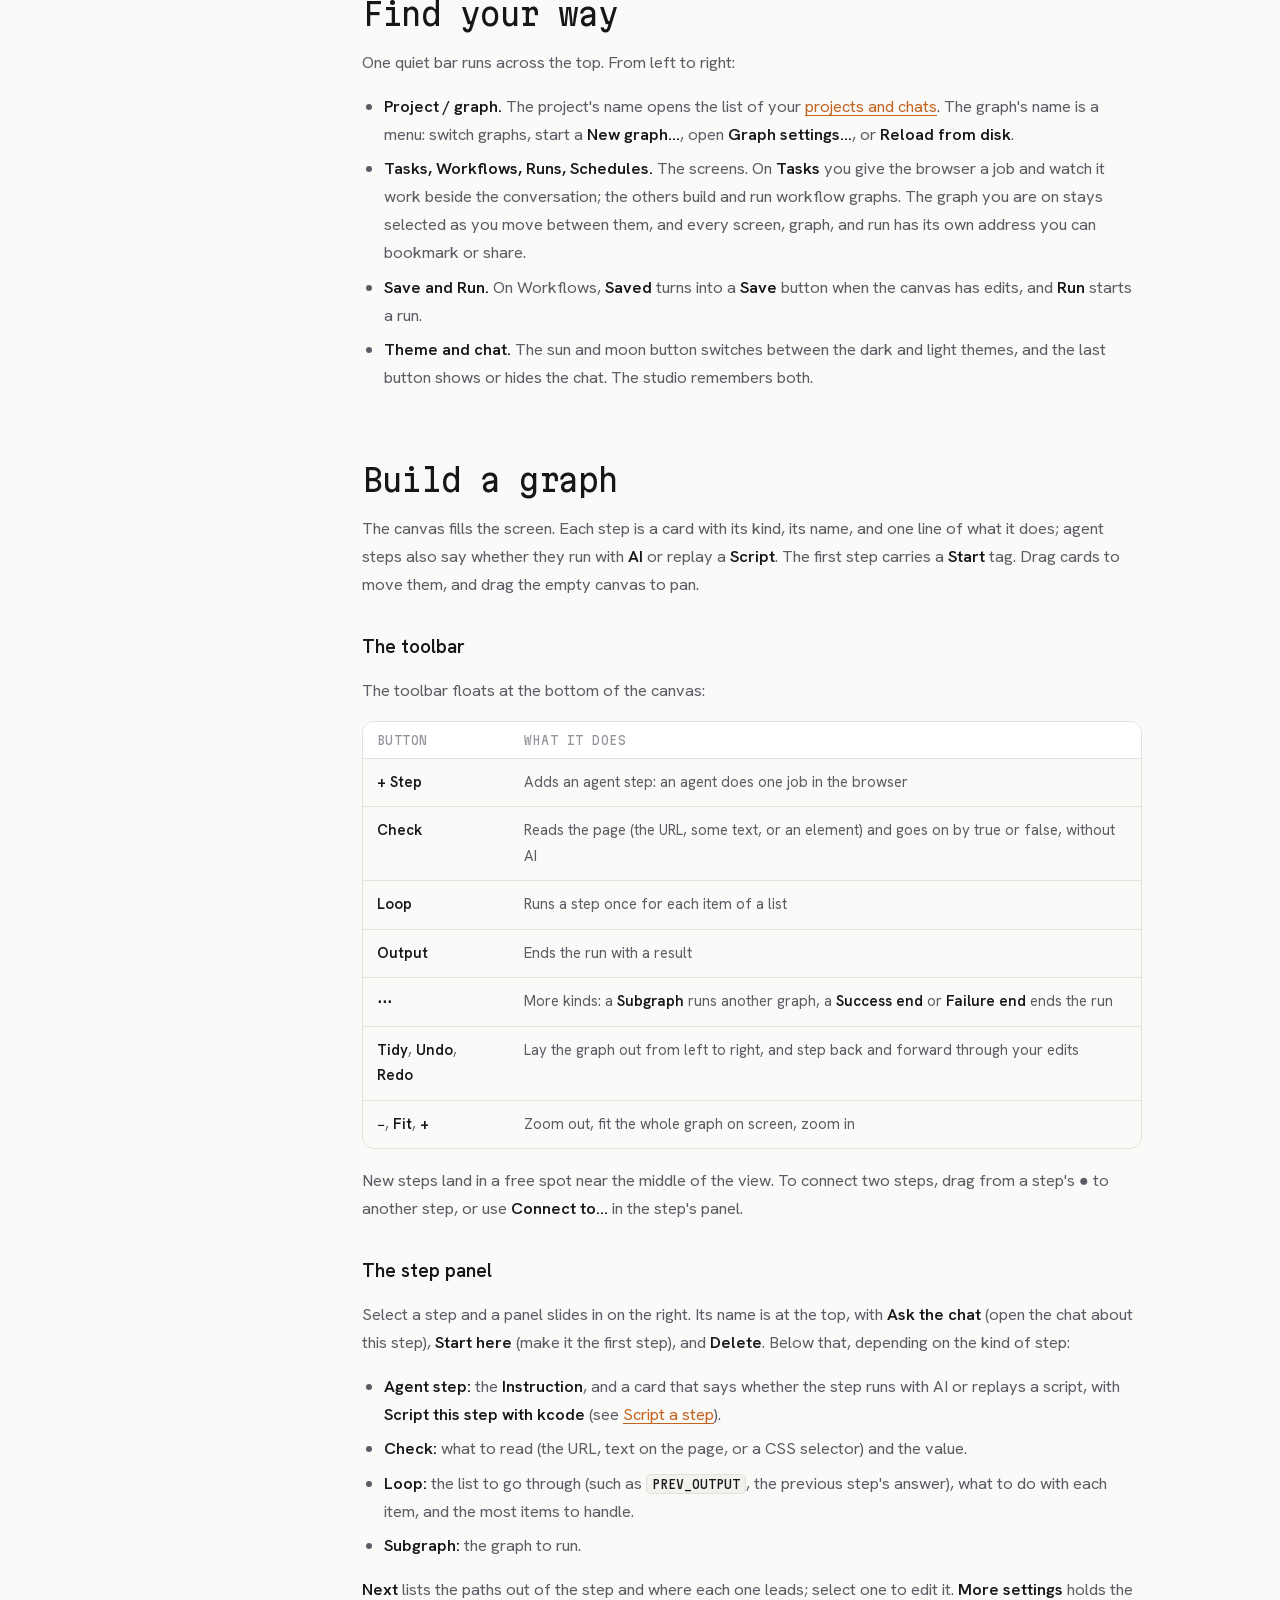
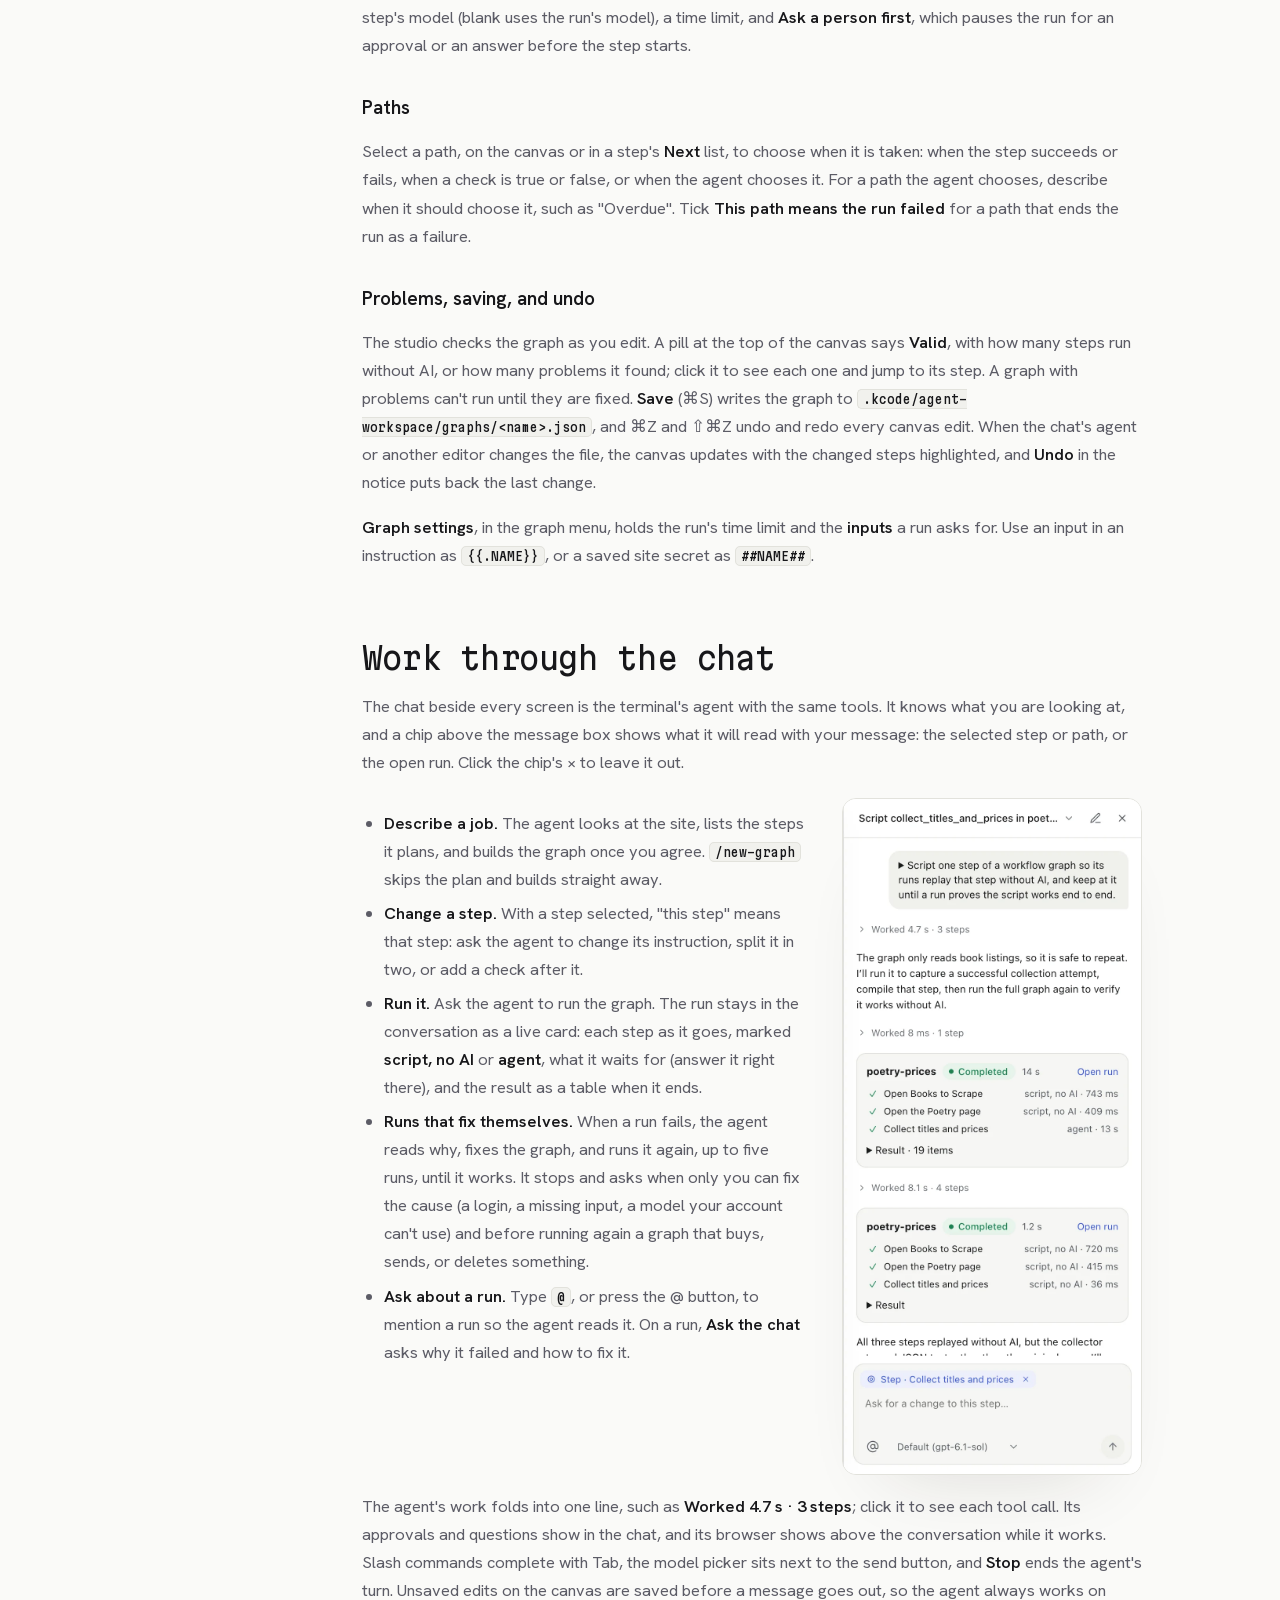
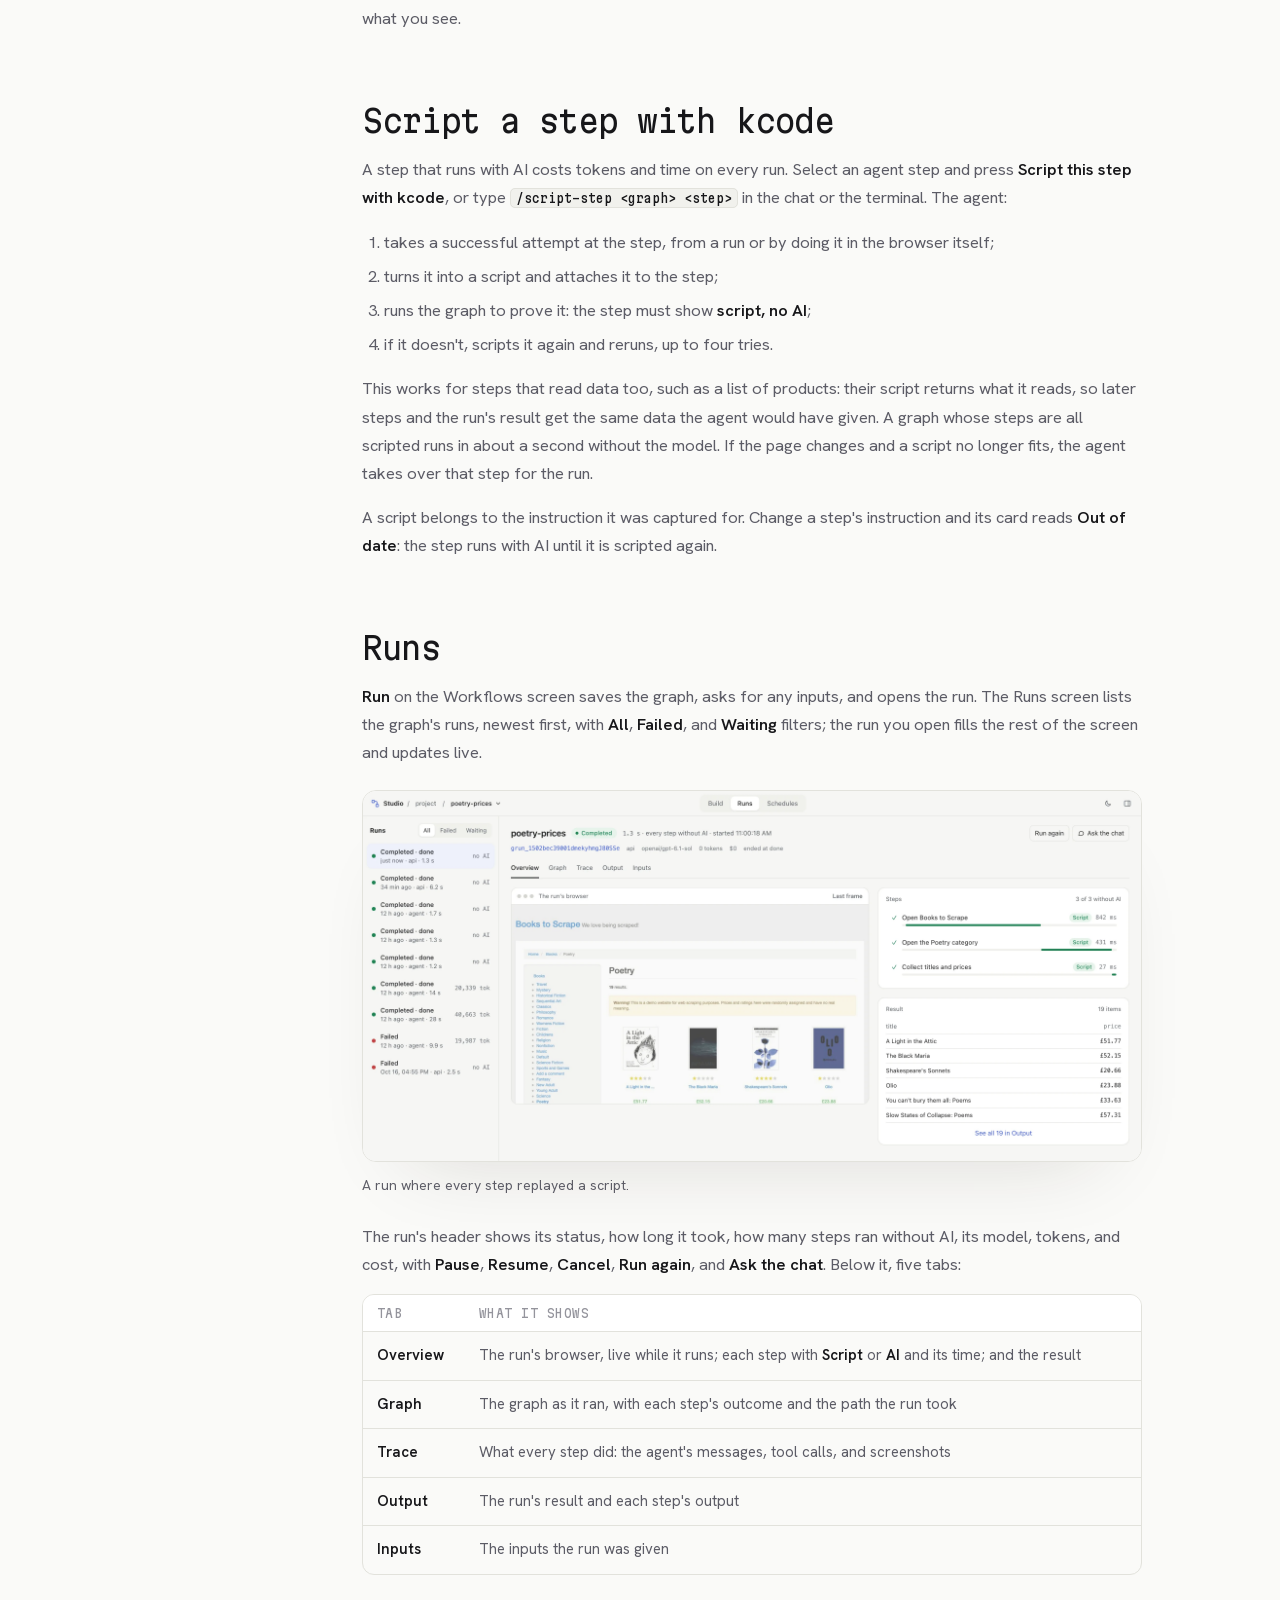
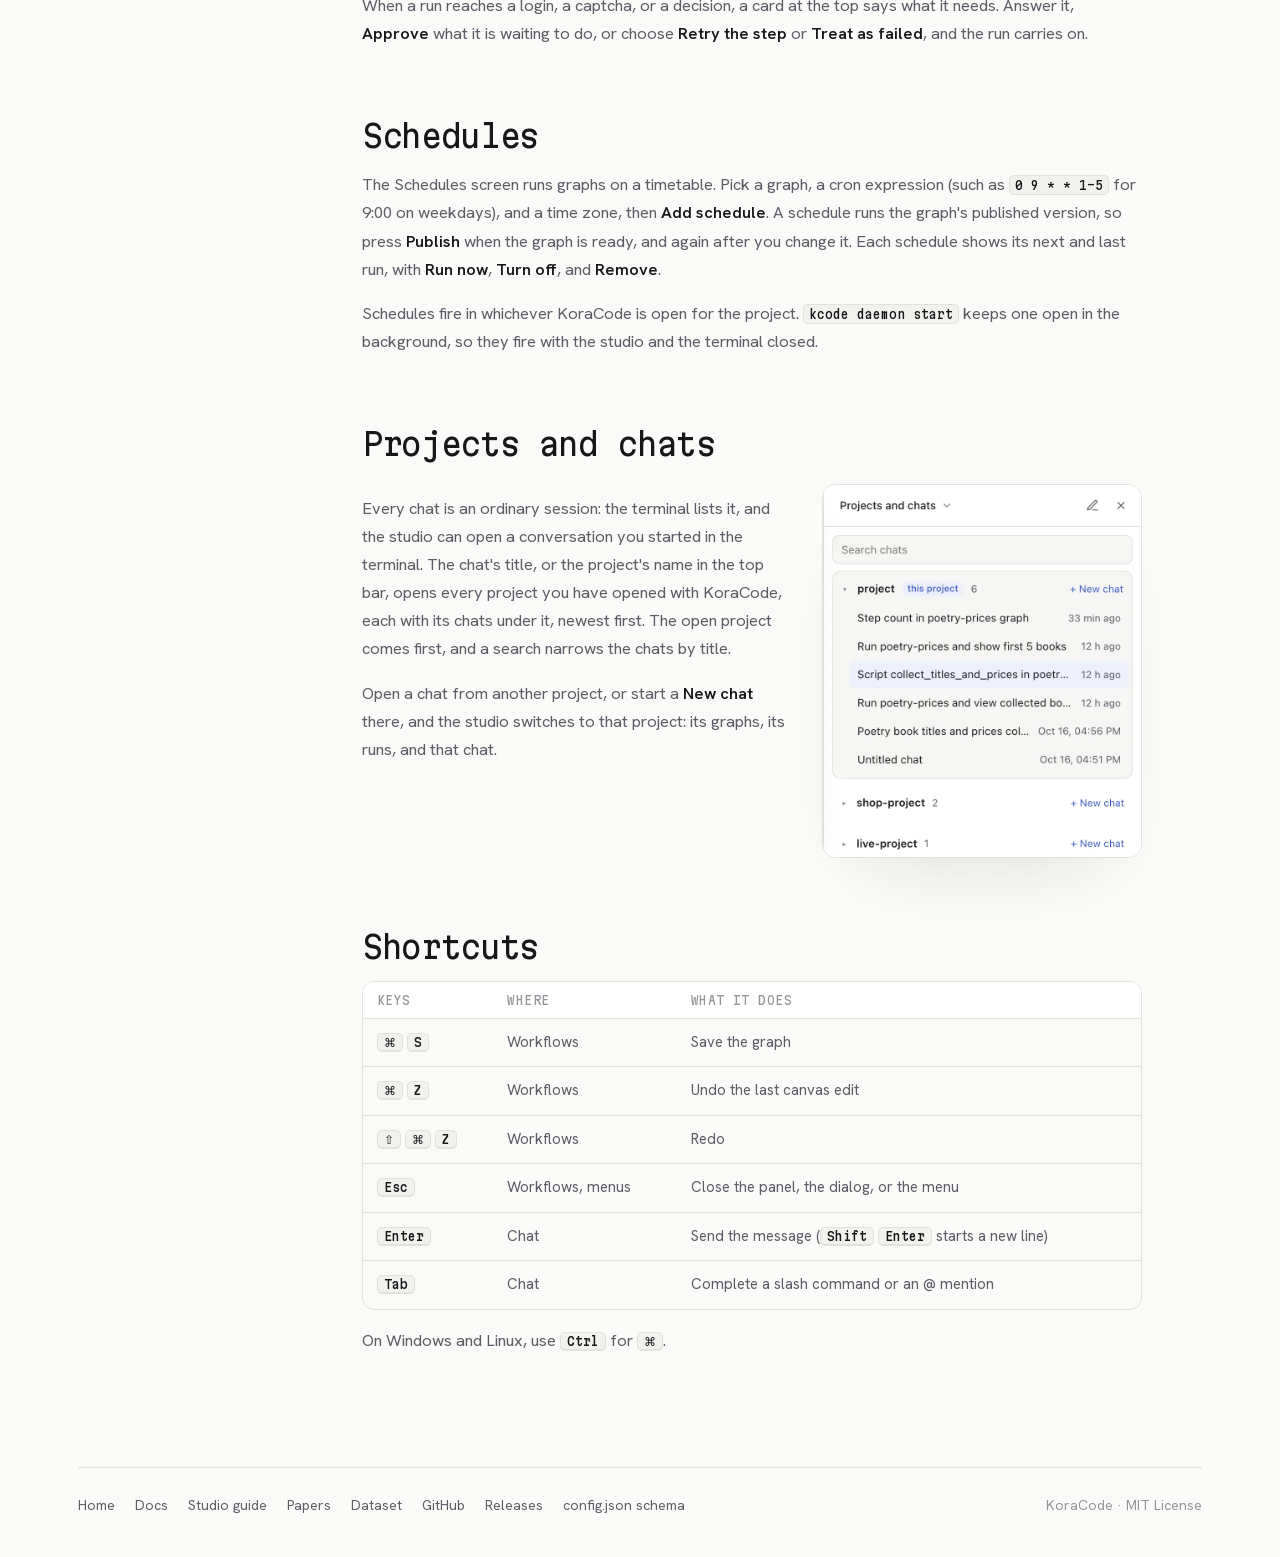
<file: docs/studio/index.html>
<!doctype html>
<html lang="en">
  <head>
    <meta charset="utf-8" />
    <meta name="viewport" content="width=device-width, initial-scale=1" />
    <title>KoraCode Studio</title>
    <meta
      name="description"
      content="A guide to KoraCode Studio: build workflow graphs on a canvas or by chatting with the agent, watch runs live, have failing runs fixed, and script steps until they run without AI."
    />
    <meta property="og:type" content="website" />
    <meta property="og:url" content="https://kcode.outhad.com/docs/studio/" />
    <meta property="og:title" content="KoraCode Studio" />
    <meta
      property="og:description"
      content="Build browser workflow graphs by talking to an agent, watch them run, and script them until they need no AI."
    />
    <meta name="theme-color" content="#0c0c0e" />
    <link
      rel="icon"
      href="data:image/svg+xml,%3Csvg xmlns='http://www.w3.org/2000/svg' viewBox='0 0 32 32'%3E%3Crect width='32' height='32' rx='7' fill='%230c0c0e'/%3E%3Ctext x='16' y='23' font-family='monospace' font-size='20' font-weight='700' text-anchor='middle' fill='%23fab283'%3Ek%3C/text%3E%3C/svg%3E"
    />
    <link rel="preload" href="/fonts/martian-mono.woff2" as="font" type="font/woff2" crossorigin />
    <link rel="preload" href="/fonts/hanken-grotesk.woff2" as="font" type="font/woff2" crossorigin />
    <link rel="stylesheet" href="/site.css" />
    <link rel="stylesheet" href="/docs/docs.css" />
    <script src="/site.js" defer></script>
  </head>
  <body>
    <div class="wrap">
      <header class="top">
        <a class="brand" href="/">kora<span>code</span><em>studio guide</em></a>
        <nav>
          <a class="keep" href="/docs/studio/" aria-current="page">Studio</a>
          <a href="/docs/">Docs</a>
          <a href="/papers/">Papers</a>
          <a href="/dataset/">Dataset</a>
          <a href="https://github.com/tanzil7890/kcode-releases">GitHub</a>
          <a class="ver keep" data-version href="https://github.com/tanzil7890/kcode-releases/releases/latest">v0.4.1</a>
        </nav>
      </header>

      <div class="layout">
        <aside class="toc">
          <p>On this page</p>
          <nav>
            <a href="#overview">Overview</a>
            <a href="#open">Open the studio</a>
            <a href="#layout">Find your way</a>
            <a href="#build">Build a graph</a>
            <a href="#chat">Work through the chat</a>
            <a href="#script">Script a step</a>
            <a href="#runs">Runs</a>
            <a href="#schedules">Schedules</a>
            <a href="#chats">Projects and chats</a>
            <a href="#shortcuts">Shortcuts</a>
          </nav>
        </aside>

        <article>
          <section id="overview">
            <h1>Studio</h1>
            <p class="tagline">Build, run, and script workflow graphs in your browser, with the agent beside you.</p>
            <p>
              The studio is where <a href="/docs/#workflow-graphs">workflow graphs</a> are easiest to work with. The
              graph sits on a canvas, the agent sits in a chat beside it, and every run plays out live. Describe a job
              and the agent builds the graph; select a step and ask for a change; run it and watch each step go. The chat
              is the terminal's agent with the same tools, so whatever you can do in <code>kcode</code>, you can do here.
            </p>
            <figure class="shot">
              <picture>
                <source srcset="/img/studio/build-light.webp" media="(prefers-color-scheme: light)" />
                <img
                  src="/img/studio/build-dark.webp"
                  width="1600"
                  height="913"
                  alt="The Workflows screen: a graph of browser steps on a canvas, the selected step open in a panel, and the chat beside it"
                />
              </picture>
              <figcaption>The Workflows screen, with a step selected and the chat that scripted it.</figcaption>
            </figure>
            <div class="callout">
              <p>
                <strong>Experimental.</strong> Workflow graphs (the Workflows, Runs, and Schedules screens) are turned
                on with <code>KCODE_EXPERIMENTAL_GRAPHS=1</code>. Setup and the Tasks screen work without it.
              </p>
            </div>
          </section>

          <section id="open">
            <h2>Open the studio</h2>
            <pre><code># add the first line to your shell profile to keep graphs on
export KCODE_EXPERIMENTAL_GRAPHS=1
kcode</code></pre>
            <p>
              Run <code>kcode</code> (or <code>kcode studio</code>) in your project's folder. It opens the studio in your
              browser for that project, on the background server (<code>kcode daemon</code>), which it starts when it
              is not running. Runs and schedules carry on after you close the tab and the terminal; <code>kcode daemon
              stop</code> ends it. <code>kcode studio --foreground</code> keeps a server in the terminal instead, until
              Ctrl-C. <code>--no-open</code> prints the address instead of opening it. To turn graphs on when the
              background server already runs, run <code>kcode daemon stop</code> first.
            </p>
            <p>
              The first time, the studio opens on <strong>setup</strong>: connect a model (a ChatGPT or SuperGrok
              sign-in, or an API key), pick the browser (KoraCode's own Chrome window, your Chrome, or a cloud
              browser), and give it a first task. The connection button in the top bar shows the model and the browser,
              and opens them again, with your site secrets.
            </p>
            <p>
              The link the command opens carries the server's password, so open the studio from the command rather than
              typing the address. A tab without it says it has no access to the server.
            </p>
          </section>

          <section id="layout">
            <h2>Find your way</h2>
            <p>One quiet bar runs across the top. From left to right:</p>
            <ul>
              <li>
                <strong>Project / graph.</strong> The project's name opens the list of your
                <a href="#chats">projects and chats</a>. The graph's name is a menu: switch graphs, start a
                <strong>New graph…</strong>, open <strong>Graph settings…</strong>, or <strong>Reload from disk</strong>.
              </li>
              <li>
                <strong>Tasks, Workflows, Runs, Schedules.</strong> The screens. On <strong>Tasks</strong> you give the
                browser a job and watch it work beside the conversation; the others build and run workflow graphs. The
                graph you are on stays selected as you move between them, and every screen, graph, and run has its own
                address you can bookmark or share.
              </li>
              <li>
                <strong>Save and Run.</strong> On Workflows, <strong>Saved</strong> turns into a <strong>Save</strong> button
                when the canvas has edits, and <strong>Run</strong> starts a run.
              </li>
              <li>
                <strong>Theme and chat.</strong> The sun and moon button switches between the dark and light themes, and
                the last button shows or hides the chat. The studio remembers both.
              </li>
            </ul>
          </section>

          <section id="build">
            <h2>Build a graph</h2>
            <p>
              The canvas fills the screen. Each step is a card with its kind, its name, and one line of what it does;
              agent steps also say whether they run with <strong>AI</strong> or replay a <strong>Script</strong>. The
              first step carries a <strong>Start</strong> tag. Drag cards to move them, and drag the empty canvas to pan.
            </p>

            <h3 id="toolbar">The toolbar</h3>
            <p>The toolbar floats at the bottom of the canvas:</p>
            <div class="table">
              <table>
                <tr>
                  <th>Button</th>
                  <th>What it does</th>
                </tr>
                <tr>
                  <td><strong>+ Step</strong></td>
                  <td>Adds an agent step: an agent does one job in the browser</td>
                </tr>
                <tr>
                  <td><strong>Check</strong></td>
                  <td>Reads the page (the URL, some text, or an element) and goes on by true or false, without AI</td>
                </tr>
                <tr>
                  <td><strong>Loop</strong></td>
                  <td>Runs a step once for each item of a list</td>
                </tr>
                <tr>
                  <td><strong>Output</strong></td>
                  <td>Ends the run with a result</td>
                </tr>
                <tr>
                  <td><strong>⋯</strong></td>
                  <td>More kinds: a <strong>Subgraph</strong> runs another graph, a <strong>Success end</strong> or <strong>Failure end</strong> ends the run</td>
                </tr>
                <tr>
                  <td><strong>Tidy</strong>, <strong>Undo</strong>, <strong>Redo</strong></td>
                  <td>Lay the graph out from left to right, and step back and forward through your edits</td>
                </tr>
                <tr>
                  <td><strong>−</strong>, <strong>Fit</strong>, <strong>+</strong></td>
                  <td>Zoom out, fit the whole graph on screen, zoom in</td>
                </tr>
              </table>
            </div>
            <p>
              New steps land in a free spot near the middle of the view. To connect two steps, drag from a step's ● to
              another step, or use <strong>Connect to…</strong> in the step's panel.
            </p>

            <h3 id="step-panel">The step panel</h3>
            <p>
              Select a step and a panel slides in on the right. Its name is at the top, with
              <strong>Ask the chat</strong> (open the chat about this step), <strong>Start here</strong> (make it the
              first step), and <strong>Delete</strong>. Below that, depending on the kind of step:
            </p>
            <ul>
              <li>
                <strong>Agent step:</strong> the <strong>Instruction</strong>, and a card that says whether the step runs
                with AI or replays a script, with <strong>Script this step with kcode</strong> (see
                <a href="#script">Script a step</a>).
              </li>
              <li><strong>Check:</strong> what to read (the URL, text on the page, or a CSS selector) and the value.</li>
              <li>
                <strong>Loop:</strong> the list to go through (such as <code>PREV_OUTPUT</code>, the previous step's
                answer), what to do with each item, and the most items to handle.
              </li>
              <li><strong>Subgraph:</strong> the graph to run.</li>
            </ul>
            <p>
              <strong>Next</strong> lists the paths out of the step and where each one leads; select one to edit it.
              <strong>More settings</strong> holds the step's model (blank uses the run's model), a time limit, and
              <strong>Ask a person first</strong>, which pauses the run for an approval or an answer before the step
              starts.
            </p>

            <h3 id="paths">Paths</h3>
            <p>
              Select a path, on the canvas or in a step's <strong>Next</strong> list, to choose when it is taken: when the
              step succeeds or fails, when a check is true or false, or when the agent chooses it. For a path the agent
              chooses, describe when it should choose it, such as "Overdue". Tick
              <strong>This path means the run failed</strong> for a path that ends the run as a failure.
            </p>

            <h3 id="saving">Problems, saving, and undo</h3>
            <p>
              The studio checks the graph as you edit. A pill at the top of the canvas says <strong>Valid</strong>, with
              how many steps run without AI, or how many problems it found; click it to see each one and jump to its
              step. A graph with problems can't run until they are fixed.
              <strong>Save</strong> (⌘S) writes the graph to
              <code>.kcode/agent-workspace/graphs/&lt;name&gt;.json</code>, and ⌘Z and ⇧⌘Z undo and redo every canvas
              edit. When the chat's agent or another editor changes the file, the canvas updates with the changed steps
              highlighted, and <strong>Undo</strong> in the notice puts back the last change.
            </p>
            <p>
              <strong>Graph settings</strong>, in the graph menu, holds the run's time limit and the
              <strong>inputs</strong> a run asks for. Use an input in an instruction as <code>{{.NAME}}</code>, or a saved
              site secret as <code>##NAME##</code>.
            </p>
          </section>

          <section id="chat">
            <h2>Work through the chat</h2>
            <p>
              The chat beside every screen is the terminal's agent with the same tools. It knows what you are looking
              at, and a chip above the message box shows what it will read with your message: the selected step or path,
              or the open run. Click the chip's × to leave it out.
            </p>
            <div class="split">
              <div>
                <ul>
                  <li>
                    <strong>Describe a job.</strong> The agent looks at the site, lists the steps it plans, and builds the
                    graph once you agree. <code>/new-graph</code> skips the plan and builds straight away.
                  </li>
                  <li>
                    <strong>Change a step.</strong> With a step selected, "this step" means that step: ask the agent to
                    change its instruction, split it in two, or add a check after it.
                  </li>
                  <li>
                    <strong>Run it.</strong> Ask the agent to run the graph. The run stays in the conversation as a live
                    card: each step as it goes, marked <strong>script, no AI</strong> or <strong>agent</strong>, what it
                    waits for (answer it right there), and the result as a table when it ends.
                  </li>
                  <li>
                    <strong>Runs that fix themselves.</strong> When a run fails, the agent reads why, fixes the graph,
                    and runs it again, up to five runs, until it works. It stops and asks when only you can fix the cause
                    (a login, a missing input, a model your account can't use) and before running again a graph that
                    buys, sends, or deletes something.
                  </li>
                  <li>
                    <strong>Ask about a run.</strong> Type <code>@</code>, or press the @ button, to mention a run so the
                    agent reads it. On a run, <strong>Ask the chat</strong> asks why it failed and how to fix it.
                  </li>
                </ul>
              </div>
              <figure class="shot">
                <picture>
                  <source srcset="/img/studio/chat-light.webp" media="(prefers-color-scheme: light)" />
                  <img
                    src="/img/studio/chat-dark.webp"
                    width="380"
                    height="861"
                    loading="lazy"
                    alt="The chat: a request to script a step, the agent's folded work, and two run cards, the second with every step replaying a script"
                  />
                </picture>
              </figure>
            </div>
            <p>
              The agent's work folds into one line, such as <strong>Worked 4.7 s · 3 steps</strong>; click it to see each
              tool call. Its approvals and questions show in the chat, and its browser shows above the conversation while
              it works. Slash commands complete with Tab, the model picker sits next to the send button, and
              <strong>Stop</strong> ends the agent's turn. Unsaved edits on the canvas are saved before a message goes
              out, so the agent always works on what you see.
            </p>
          </section>

          <section id="script">
            <h2>Script a step with kcode</h2>
            <p>
              A step that runs with AI costs tokens and time on every run. Select an agent step and press
              <strong>Script this step with kcode</strong>, or type <code>/script-step &lt;graph&gt; &lt;step&gt;</code>
              in the chat or the terminal. The agent:
            </p>
            <ol>
              <li>takes a successful attempt at the step, from a run or by doing it in the browser itself;</li>
              <li>turns it into a script and attaches it to the step;</li>
              <li>runs the graph to prove it: the step must show <strong>script, no AI</strong>;</li>
              <li>if it doesn't, scripts it again and reruns, up to four tries.</li>
            </ol>
            <p>
              This works for steps that read data too, such as a list of products: their script returns what it reads,
              so later steps and the run's result get the same data the agent would have given. A graph whose steps are
              all scripted runs in about a second without the model. If the page changes and a script no longer fits,
              the agent takes over that step for the run.
            </p>
            <p>
              A script belongs to the instruction it was captured for. Change a step's instruction and its card reads
              <strong>Out of date</strong>: the step runs with AI until it is scripted again.
            </p>
          </section>

          <section id="runs">
            <h2>Runs</h2>
            <p>
              <strong>Run</strong> on the Workflows screen saves the graph, asks for any inputs, and opens the run. The Runs
              screen lists the graph's runs, newest first, with <strong>All</strong>, <strong>Failed</strong>, and
              <strong>Waiting</strong> filters; the run you open fills the rest of the screen and updates live.
            </p>
            <figure class="shot">
              <picture>
                <source srcset="/img/studio/run-light.webp" media="(prefers-color-scheme: light)" />
                <img
                  src="/img/studio/run-dark.webp"
                  width="1600"
                  height="760"
                  loading="lazy"
                  alt="A finished run: the runs list, the page the run's browser ended on, every step marked Script with its time, and the result as a table"
                />
              </picture>
              <figcaption>A run where every step replayed a script.</figcaption>
            </figure>
            <p>
              The run's header shows its status, how long it took, how many steps ran without AI, its model, tokens, and
              cost, with <strong>Pause</strong>, <strong>Resume</strong>, <strong>Cancel</strong>, <strong>Run again</strong>,
              and <strong>Ask the chat</strong>. Below it, five tabs:
            </p>
            <div class="table">
              <table>
                <tr>
                  <th>Tab</th>
                  <th>What it shows</th>
                </tr>
                <tr>
                  <td><strong>Overview</strong></td>
                  <td>The run's browser, live while it runs; each step with <strong>Script</strong> or <strong>AI</strong> and its time; and the result</td>
                </tr>
                <tr>
                  <td><strong>Graph</strong></td>
                  <td>The graph as it ran, with each step's outcome and the path the run took</td>
                </tr>
                <tr>
                  <td><strong>Trace</strong></td>
                  <td>What every step did: the agent's messages, tool calls, and screenshots</td>
                </tr>
                <tr>
                  <td><strong>Output</strong></td>
                  <td>The run's result and each step's output</td>
                </tr>
                <tr>
                  <td><strong>Inputs</strong></td>
                  <td>The inputs the run was given</td>
                </tr>
              </table>
            </div>
            <p>
              When a run reaches a login, a captcha, or a decision, a card at the top says what it needs. Answer it,
              <strong>Approve</strong> what it is waiting to do, or choose <strong>Retry the step</strong> or
              <strong>Treat as failed</strong>, and the run carries on.
            </p>
          </section>

          <section id="schedules">
            <h2>Schedules</h2>
            <p>
              The Schedules screen runs graphs on a timetable. Pick a graph, a cron expression (such as
              <code>0 9 * * 1-5</code> for 9:00 on weekdays), and a time zone, then <strong>Add schedule</strong>. A
              schedule runs the graph's published version, so press <strong>Publish</strong> when the graph is ready, and
              again after you change it. Each schedule shows its next and last run, with <strong>Run now</strong>,
              <strong>Turn off</strong>, and <strong>Remove</strong>.
            </p>
            <p>
              Schedules fire in whichever KoraCode is open for the project. <code>kcode daemon start</code> keeps one
              open in the background, so they fire with the studio and the terminal closed.
            </p>
          </section>

          <section id="chats">
            <h2>Projects and chats</h2>
            <div class="split split-narrow">
              <div>
                <p>
                  Every chat is an ordinary session: the terminal lists it, and the studio can open a conversation you
                  started in the terminal. The chat's title, or the project's name in the top bar, opens every project
                  you have opened with KoraCode, each with its chats under it, newest first. The open project comes
                  first, and a search narrows the chats by title.
                </p>
                <p>
                  Open a chat from another project, or start a <strong>New chat</strong> there, and the studio switches to
                  that project: its graphs, its runs, and that chat.
                </p>
              </div>
              <figure class="shot">
                <picture>
                  <source srcset="/img/studio/chats-light.webp" media="(prefers-color-scheme: light)" />
                  <img
                    src="/img/studio/chats-dark.webp"
                    width="380"
                    height="445"
                    loading="lazy"
                    alt="The list of projects, each with its chats, newest first"
                  />
                </picture>
              </figure>
            </div>
          </section>

          <section id="shortcuts">
            <h2>Shortcuts</h2>
            <div class="table">
              <table>
                <tr>
                  <th>Keys</th>
                  <th>Where</th>
                  <th>What it does</th>
                </tr>
                <tr>
                  <td><kbd>⌘</kbd> <kbd>S</kbd></td>
                  <td>Workflows</td>
                  <td>Save the graph</td>
                </tr>
                <tr>
                  <td><kbd>⌘</kbd> <kbd>Z</kbd></td>
                  <td>Workflows</td>
                  <td>Undo the last canvas edit</td>
                </tr>
                <tr>
                  <td><kbd>⇧</kbd> <kbd>⌘</kbd> <kbd>Z</kbd></td>
                  <td>Workflows</td>
                  <td>Redo</td>
                </tr>
                <tr>
                  <td><kbd>Esc</kbd></td>
                  <td>Workflows, menus</td>
                  <td>Close the panel, the dialog, or the menu</td>
                </tr>
                <tr>
                  <td><kbd>Enter</kbd></td>
                  <td>Chat</td>
                  <td>Send the message (<kbd>Shift</kbd> <kbd>Enter</kbd> starts a new line)</td>
                </tr>
                <tr>
                  <td><kbd>Tab</kbd></td>
                  <td>Chat</td>
                  <td>Complete a slash command or an @ mention</td>
                </tr>
              </table>
            </div>
            <p>On Windows and Linux, use <kbd>Ctrl</kbd> for <kbd>⌘</kbd>.</p>
          </section>
        </article>
      </div>

      <footer>
        <nav>
          <a href="/">Home</a>
          <a href="/docs/">Docs</a>
          <a href="/docs/studio/">Studio guide</a>
          <a href="/papers/">Papers</a>
          <a href="/dataset/">Dataset</a>
          <a href="https://github.com/tanzil7890/kcode-releases">GitHub</a>
          <a href="https://github.com/tanzil7890/kcode-releases/releases">Releases</a>
          <a href="/config.json">config.json schema</a>
        </nav>
        <span>KoraCode · MIT License</span>
      </footer>
    </div>

  </body>
</html>
</file>
<file: site.css>
/* Shared by every page of kcode.outhad.com: the fonts, the colors, the header and footer, code,
   and screenshots. Each page keeps its own layout in its <style>. Terminals and code blocks stay
   dark in both themes, the way a terminal does. */

@font-face {
  font-family: "Martian Mono";
  font-style: normal;
  font-weight: 300 600;
  font-stretch: 75% 112.5%;
  font-display: swap;
  src: url("/fonts/martian-mono.woff2") format("woff2");
  unicode-range:
    U+0000-00FF, U+0131, U+0152-0153, U+02BB-02BC, U+02C6, U+02DA, U+02DC, U+0304, U+0308, U+0329, U+2000-206F,
    U+20AC, U+2122, U+2191, U+2193, U+2212, U+2215, U+FEFF, U+FFFD;
}
@font-face {
  font-family: "Hanken Grotesk";
  font-style: normal;
  font-weight: 400 600;
  font-display: swap;
  src: url("/fonts/hanken-grotesk.woff2") format("woff2");
  unicode-range:
    U+0000-00FF, U+0131, U+0152-0153, U+02BB-02BC, U+02C6, U+02DA, U+02DC, U+0304, U+0308, U+0329, U+2000-206F,
    U+20AC, U+2122, U+2191, U+2193, U+2212, U+2215, U+FEFF, U+FFFD;
}

:root {
  color-scheme: dark;
  --bg: #0c0c0e;
  --surface: #131316;
  --surface-2: #1a1a1f;
  --line: #25252b;
  --edge: #34343c;
  --text: #ececf0;
  --muted: #9a9aa5;
  --faint: #686873;
  --accent: #fab283;
  --accent-soft: rgba(250, 178, 131, 0.12);
  --on-accent: #1d120a;
  --ok: #7fd88f;
  --ok-soft: rgba(127, 216, 143, 0.14);
  --dot: #1e1e24;
  --shadow: rgba(0, 0, 0, 0.55);

  --term-bg: #0f0f12;
  --term-panel: #16161a;
  --term-line: #26262c;
  --term-text: #e6e6ea;
  --term-dim: #85858f;
  --term-accent: #fab283;
  --term-on-accent: #1d120a;
  --term-ok: #7fd88f;
  --term-warn: #f5c26b;
  --term-link: #9ec3ff;

  --display: "Martian Mono", ui-monospace, "SF Mono", Menlo, Consolas, monospace;
  --mono: "Martian Mono", ui-monospace, "SF Mono", Menlo, Consolas, monospace;
  --sans: "Hanken Grotesk", -apple-system, BlinkMacSystemFont, "Segoe UI", Roboto, sans-serif;
  --wrap: 1180px;
}
@media (prefers-color-scheme: light) {
  :root {
    color-scheme: light;
    --bg: #fafaf8;
    --surface: #ffffff;
    --surface-2: #f1f1ed;
    --line: #e2e2dc;
    --edge: #cacac3;
    --text: #17171a;
    --muted: #5c5c66;
    --faint: #94949c;
    --accent: #c4621f;
    --accent-soft: rgba(196, 98, 31, 0.1);
    --on-accent: #ffffff;
    --ok: #2e8a45;
    --ok-soft: rgba(46, 138, 69, 0.12);
    --dot: #e3e3dd;
    --shadow: rgba(40, 30, 20, 0.16);
  }
}

* {
  box-sizing: border-box;
}
html {
  -webkit-text-size-adjust: 100%;
}
body {
  margin: 0;
  background: var(--bg);
  color: var(--text);
  font: 17px/1.65 var(--sans);
  -webkit-font-smoothing: antialiased;
}
a {
  color: inherit;
}
a:focus-visible,
button:focus-visible {
  outline: 2px solid var(--accent);
  outline-offset: 3px;
  border-radius: 4px;
}
code,
kbd,
pre {
  font-family: var(--mono);
  font-stretch: 87.5%;
}
h1,
h2 {
  font-family: var(--display);
  font-weight: 400;
  text-wrap: balance;
}
.wrap {
  max-width: var(--wrap);
  margin: 0 auto;
  padding-inline: 28px;
}

/* Header */
.top {
  display: flex;
  align-items: center;
  justify-content: space-between;
  gap: 16px;
  padding-block: 22px;
}
.brand {
  font: 500 19px/1 var(--display);
  letter-spacing: -0.04em;
  text-decoration: none;
  color: var(--text);
}
.brand span {
  color: var(--faint);
}
.brand em {
  font: 12px var(--mono);
  font-stretch: 87.5%;
  font-style: normal;
  letter-spacing: 0.02em;
  color: var(--faint);
  border-left: 1px solid var(--line);
  margin-left: 12px;
  padding-left: 12px;
  vertical-align: 2px;
}
.top nav {
  display: flex;
  align-items: center;
  gap: 26px;
  font-size: 15px;
}
.top nav a {
  color: var(--muted);
  text-decoration: none;
}
.top nav a:hover,
.top nav a[aria-current="page"] {
  color: var(--text);
}
.top nav .ver {
  font: 12px var(--mono);
  font-stretch: 87.5%;
  color: var(--faint);
  border: 1px solid var(--line);
  border-radius: 999px;
  padding: 4px 10px;
}
.top nav .ver:hover {
  color: var(--text);
  border-color: var(--edge);
}

/* Footer */
footer {
  border-top: 1px solid var(--line);
  padding-block: 26px 40px;
  display: flex;
  flex-wrap: wrap;
  justify-content: space-between;
  gap: 10px 22px;
  font-size: 14px;
  color: var(--faint);
}
footer nav {
  display: flex;
  flex-wrap: wrap;
  gap: 8px 20px;
}
footer a {
  color: var(--muted);
  text-decoration: none;
}
footer a:hover {
  color: var(--text);
}

/* Screenshots */
.shot {
  margin: 0;
}
.shot picture {
  display: block;
  border: 1px solid var(--line);
  border-radius: 14px;
  overflow: hidden;
  background: var(--surface);
  box-shadow: 0 40px 80px -48px var(--shadow);
}
.shot img {
  display: block;
  width: 100%;
  height: auto;
}
.shot figcaption {
  margin-top: 12px;
  color: var(--muted);
  font-size: 14px;
}
.shot figcaption strong {
  color: var(--text);
  font-weight: 600;
}

@media (max-width: 640px) {
  .wrap {
    padding-inline: 16px;
  }
  .brand em {
    display: none;
  }
  .top nav {
    gap: 18px;
  }
  .top nav a:not(.keep) {
    display: none;
  }
}
@media (prefers-reduced-motion: reduce) {
  *,
  *::before,
  *::after {
    animation: none !important;
    scroll-behavior: auto !important;
  }
}
</file>
<file: dataset/dataset.css>
/* The dataset pages: a catalogue of datasets as cards, and one page per dataset with the same
   sections (types of data, a sample record, what it covers, how a record is made, privacy).
   A new dataset is one more card and one more page of the same shape. */

.page {
  max-width: 880px;
  padding-block: 40px 96px;
}
.page.wide {
  max-width: none;
}
.eyebrow {
  margin: 0 0 14px;
  font: 12px var(--mono);
  font-stretch: 87.5%;
  letter-spacing: 0.06em;
  text-transform: uppercase;
  color: var(--accent);
}
.eyebrow a {
  color: inherit;
  text-decoration: none;
}
.eyebrow a:hover {
  text-decoration: underline;
  text-underline-offset: 3px;
}
h1 {
  margin: 0;
  font-size: clamp(38px, 5.6vw, 60px);
  line-height: 1.04;
  letter-spacing: -0.055em;
}
h2 {
  margin: 0;
  font-size: 28px;
  line-height: 1.15;
  letter-spacing: -0.045em;
}
h3 {
  margin: 0;
  font: 600 17px/1.35 var(--sans);
}
.lead {
  margin: 18px 0 0;
  max-width: 60ch;
  font-size: 18px;
  color: var(--muted);
}
.intro {
  margin: 14px 0 0;
  max-width: 64ch;
  color: var(--muted);
}
.intro a,
.rules a {
  color: var(--accent);
  text-underline-offset: 3px;
}
.block {
  margin-top: 80px;
}
.title-row {
  display: flex;
  flex-wrap: wrap;
  align-items: center;
  gap: 10px 14px;
}
.pill {
  font: 11px var(--mono);
  font-stretch: 87.5%;
  letter-spacing: 0.06em;
  text-transform: uppercase;
  color: var(--ok);
  border: 1px solid var(--ok);
  border-radius: 999px;
  padding: 2px 9px;
  white-space: nowrap;
}
[id] {
  scroll-margin-top: 24px;
}

/* Buttons */
.actions {
  display: flex;
  flex-wrap: wrap;
  align-items: center;
  gap: 10px 20px;
  margin-top: 28px;
}
.button {
  font: 500 14px var(--sans);
  color: var(--on-accent);
  background: var(--accent);
  border-radius: 8px;
  padding: 9px 16px;
  text-decoration: none;
}
.link {
  font-size: 15px;
  color: var(--accent);
  text-decoration: none;
}
.link:hover {
  text-decoration: underline;
  text-underline-offset: 3px;
}

/* The catalogue */
.catalogue {
  display: grid;
  grid-template-columns: repeat(auto-fill, minmax(300px, 1fr));
  gap: 16px;
  margin: 44px 0 0;
  padding: 0;
  list-style: none;
}
.card {
  display: flex;
  flex-direction: column;
  height: 100%;
  border: 1px solid var(--line);
  border-radius: 16px;
  background: var(--surface);
  padding: 22px 22px 20px;
}
.card h2 {
  font-size: 24px;
}
.card h2 a {
  text-decoration: none;
}
.card h2 a:hover {
  color: var(--accent);
}
.card .title-row {
  flex-direction: column-reverse;
  align-items: flex-start;
  gap: 10px;
}
.card > p:not(.label) {
  margin: 10px 0 0;
  font-size: 16px;
  color: var(--muted);
}
.card > p.covers {
  font-size: 14px;
  color: var(--faint);
}
.card .actions {
  margin-top: auto;
  padding-top: 22px;
}

/* The types of data, as chips on a card and as definitions */
.label {
  margin: 20px 0 0;
  font: 11px var(--mono);
  font-stretch: 87.5%;
  letter-spacing: 0.06em;
  text-transform: uppercase;
  color: var(--faint);
}
.chips {
  display: flex;
  flex-wrap: wrap;
  gap: 8px;
  margin: 10px 0 0;
  padding: 0;
  list-style: none;
}
.chips li {
  border: 1px solid var(--line);
  border-radius: 999px;
  padding: 4px 13px;
  font-size: 14px;
  color: var(--muted);
}
.legend {
  display: grid;
  grid-template-columns: repeat(4, minmax(0, 1fr));
  gap: 0 24px;
  margin: 24px 0 0;
}
.legend div {
  border-top: 1px solid var(--line);
  padding-top: 12px;
}
.legend dd {
  margin: 6px 0 0;
  font-size: 15px;
  color: var(--muted);
}
.legend dt {
  font-weight: 600;
}

/* One dataset's page */
.stats {
  display: grid;
  grid-template-columns: repeat(4, minmax(0, 1fr));
  gap: 0 24px;
  margin: 36px 0 0;
}
.stats div {
  border-top: 1px solid var(--line);
  padding-top: 12px;
}
.stats dt {
  font: 11px var(--mono);
  font-stretch: 87.5%;
  letter-spacing: 0.06em;
  text-transform: uppercase;
  color: var(--faint);
}
.stats dd {
  margin: 4px 0 0;
  font-size: 18px;
  color: var(--text);
}
.type {
  padding-top: 28px;
  margin-top: 28px;
  border-top: 1px solid var(--line);
}
.type:first-of-type {
  margin-top: 20px;
}
.type h3 {
  font-size: 19px;
}
.type > p {
  margin: 8px 0 0;
  max-width: 64ch;
  color: var(--muted);
}
.facts {
  display: grid;
  grid-template-columns: repeat(2, minmax(0, 1fr));
  gap: 0 24px;
  margin: 16px 0 0;
}
.facts div {
  border-top: 1px solid var(--line);
  padding-top: 10px;
}
.facts dt {
  font: 11px var(--mono);
  font-stretch: 87.5%;
  letter-spacing: 0.06em;
  text-transform: uppercase;
  color: var(--faint);
}
.facts dd {
  margin: 4px 0 0;
  font-size: 15px;
  color: var(--text);
}

/* How a record is made, on the site's dashed graph edge */
.path {
  list-style: none;
  margin: 24px 0 0;
  padding: 0;
}
.path li {
  position: relative;
  padding: 0 0 26px 30px;
}
.path li::before {
  content: "";
  position: absolute;
  left: 0;
  top: 6px;
  width: 11px;
  height: 11px;
  border-radius: 50%;
  border: 1.5px solid var(--edge);
  background: var(--bg);
  box-sizing: border-box;
}
.path li:not(:last-child)::after {
  content: "";
  position: absolute;
  left: 5px;
  top: 17px;
  bottom: 0;
  border-left: 1px dashed var(--edge);
}
.path li:last-child {
  padding-bottom: 0;
}
.path li:last-child::before {
  border-color: var(--accent);
  background: var(--accent);
  box-shadow: 0 0 0 4px var(--accent-soft);
}
.path p {
  margin: 4px 0 0;
  color: var(--muted);
}

/* A sample record: a terminal block, dark in both themes */
pre {
  margin: 20px 0 0;
  padding: 18px 20px;
  overflow-x: auto;
  background: var(--term-bg);
  color: var(--term-text);
  border: 1px solid var(--term-line);
  border-radius: 12px;
  font-size: 13px;
  line-height: 1.7;
}
.k {
  color: var(--term-link);
}
.s {
  color: var(--term-ok);
}
.n {
  color: var(--term-accent);
}

.rules {
  margin: 20px 0 0;
  padding: 0;
  list-style: none;
}
.rules li {
  padding: 14px 0;
  border-top: 1px solid var(--line);
  color: var(--muted);
}
.rules li:last-child {
  border-bottom: 1px solid var(--line);
}
.rules strong {
  color: var(--text);
  font-weight: 600;
}

/* Contact */
.contact {
  margin-top: 80px;
  border: 1px solid var(--line);
  border-radius: 16px;
  background: var(--surface);
  padding: 26px 28px;
}
.contact h2 {
  font-size: 24px;
}
.contact p {
  margin: 8px 0 0;
  max-width: 60ch;
  color: var(--muted);
}
.contact .actions {
  margin-top: 20px;
}
.marks {
  margin: 28px 0 0;
  font-size: 13px;
  color: var(--faint);
}

@media (max-width: 760px) {
  .legend,
  .stats {
    grid-template-columns: repeat(2, minmax(0, 1fr));
    gap: 16px 20px;
  }
}
@media (max-width: 640px) {
  h2 {
    font-size: 24px;
  }
  .block,
  .contact {
    margin-top: 64px;
  }
  .catalogue {
    grid-template-columns: minmax(0, 1fr);
  }
  .facts {
    grid-template-columns: minmax(0, 1fr);
    gap: 10px;
  }
  .contact {
    padding: 20px 18px;
  }
}
</file>
<file: docs/docs.css>
/* The docs pages: an "On this page" list hung on the same dashed graph edge as the home page,
   with the section being read lit like a graph's current step, beside a readable article. */

.layout {
  display: grid;
  grid-template-columns: 220px minmax(0, 1fr);
  gap: 64px;
  padding-block: 28px 96px;
}
.toc {
  position: sticky;
  top: 24px;
  align-self: start;
  max-height: calc(100vh - 48px);
  overflow-y: auto;
  font-size: 14px;
}
.toc p {
  margin: 0 0 14px;
  font: 12px var(--mono);
  font-stretch: 87.5%;
  letter-spacing: 0.06em;
  text-transform: uppercase;
  color: var(--faint);
}
.toc nav {
  position: relative;
  display: flex;
  flex-direction: column;
}
.toc nav::before {
  content: "";
  position: absolute;
  left: 5px;
  top: 14px;
  bottom: 14px;
  border-left: 1px dashed var(--edge);
}
.toc a {
  position: relative;
  padding: 5px 0 5px 24px;
  line-height: 1.4;
  color: var(--muted);
  text-decoration: none;
}
.toc a::before {
  content: "";
  position: absolute;
  left: 1px;
  top: 50%;
  width: 9px;
  height: 9px;
  margin-top: -4.5px;
  border-radius: 50%;
  border: 1.5px solid var(--edge);
  background: var(--bg);
}
.toc a:hover,
.toc a[aria-current] {
  color: var(--text);
}
.toc a[aria-current]::before {
  border-color: var(--accent);
  background: var(--accent);
  box-shadow: 0 0 0 3px var(--accent-soft);
}

article {
  min-width: 0;
  max-width: 780px;
  font-size: 16.5px;
  line-height: 1.7;
}
article [id] {
  scroll-margin-top: 24px;
}
h1 {
  font-size: 46px;
  line-height: 1.05;
  letter-spacing: -0.055em;
  margin: 0 0 12px;
}
.tagline {
  margin: 0 0 24px;
  font-size: 19px;
  color: var(--muted);
}
h2 {
  font-size: 30px;
  line-height: 1.15;
  letter-spacing: -0.045em;
  margin: 72px 0 16px;
}
h3 {
  font: 600 19px/1.35 var(--sans);
  margin: 36px 0 10px;
}
p,
li {
  color: var(--muted);
}
p strong,
li strong,
td strong {
  color: var(--text);
  font-weight: 600;
}
article a {
  color: var(--accent);
  text-underline-offset: 3px;
}
ul,
ol {
  padding-left: 22px;
}
li {
  margin: 6px 0;
}
:not(pre) > code {
  font-size: 0.8em;
  font-stretch: 75%;
  color: var(--text);
  background: var(--surface-2);
  border: 1px solid var(--line);
  border-radius: 5px;
  padding: 1px 5px;
}
kbd {
  font-size: 12px;
  font-weight: 500;
  color: var(--text);
  background: var(--surface-2);
  border: 1px solid var(--line);
  border-bottom-width: 2px;
  border-radius: 5px;
  padding: 1px 6px;
}

/* Code blocks are terminals: dark in both themes. */
pre {
  position: relative;
  margin: 16px 0;
  padding: 16px 76px 16px 18px;
  overflow-x: auto;
  background: var(--term-bg);
  color: var(--term-text);
  border: 1px solid var(--term-line);
  border-radius: 12px;
  font-size: 13.5px;
  line-height: 1.7;
}
pre code {
  font: inherit;
}
pre .copy {
  position: absolute;
  top: 10px;
  right: 10px;
  font: 500 12px var(--sans);
  color: var(--term-dim);
  background: var(--term-panel);
  border: 1px solid var(--term-line);
  border-radius: 6px;
  padding: 4px 10px;
  cursor: pointer;
}
pre .copy:hover {
  color: var(--term-text);
}

.table {
  overflow-x: auto;
  margin: 16px 0;
  border: 1px solid var(--line);
  border-radius: 12px;
}
table {
  border-collapse: collapse;
  width: 100%;
  font-size: 15px;
}
th,
td {
  text-align: left;
  vertical-align: top;
  padding: 11px 14px;
  border-bottom: 1px solid var(--line);
  color: var(--muted);
}
th {
  font: 12px var(--mono);
  font-stretch: 87.5%;
  letter-spacing: 0.04em;
  text-transform: uppercase;
  color: var(--faint);
  background: var(--surface);
}
th code {
  text-transform: none;
}
tr:last-child td {
  border-bottom: 0;
}
.callout {
  margin: 18px 0;
  padding: 14px 18px;
  background: var(--surface);
  border: 1px solid var(--line);
  border-radius: 12px;
}
.callout p {
  margin: 0;
}
.callout p + p {
  margin-top: 8px;
}
article .shot {
  margin: 24px 0;
}
.split {
  display: grid;
  grid-template-columns: minmax(0, 1fr) 300px;
  gap: 36px;
  align-items: start;
}
.split .shot {
  margin: 6px 0 0;
}
.split-narrow {
  grid-template-columns: minmax(0, 1fr) 320px;
}

@media (max-width: 860px) {
  .layout {
    grid-template-columns: minmax(0, 1fr);
    gap: 8px;
  }
  .toc {
    position: static;
    max-height: none;
    padding-bottom: 16px;
    border-bottom: 1px solid var(--line);
  }
  .toc nav {
    flex-direction: row;
    flex-wrap: wrap;
    gap: 0 18px;
  }
  .toc nav::before,
  .toc a::before {
    display: none;
  }
  .toc a {
    padding-left: 0;
  }
  h1 {
    font-size: 34px;
  }
  h2 {
    font-size: 25px;
    margin-top: 56px;
  }
  .split,
  .split-narrow {
    grid-template-columns: minmax(0, 1fr);
    gap: 8px;
  }
  .split .shot {
    max-width: 320px;
  }
}
</file>
